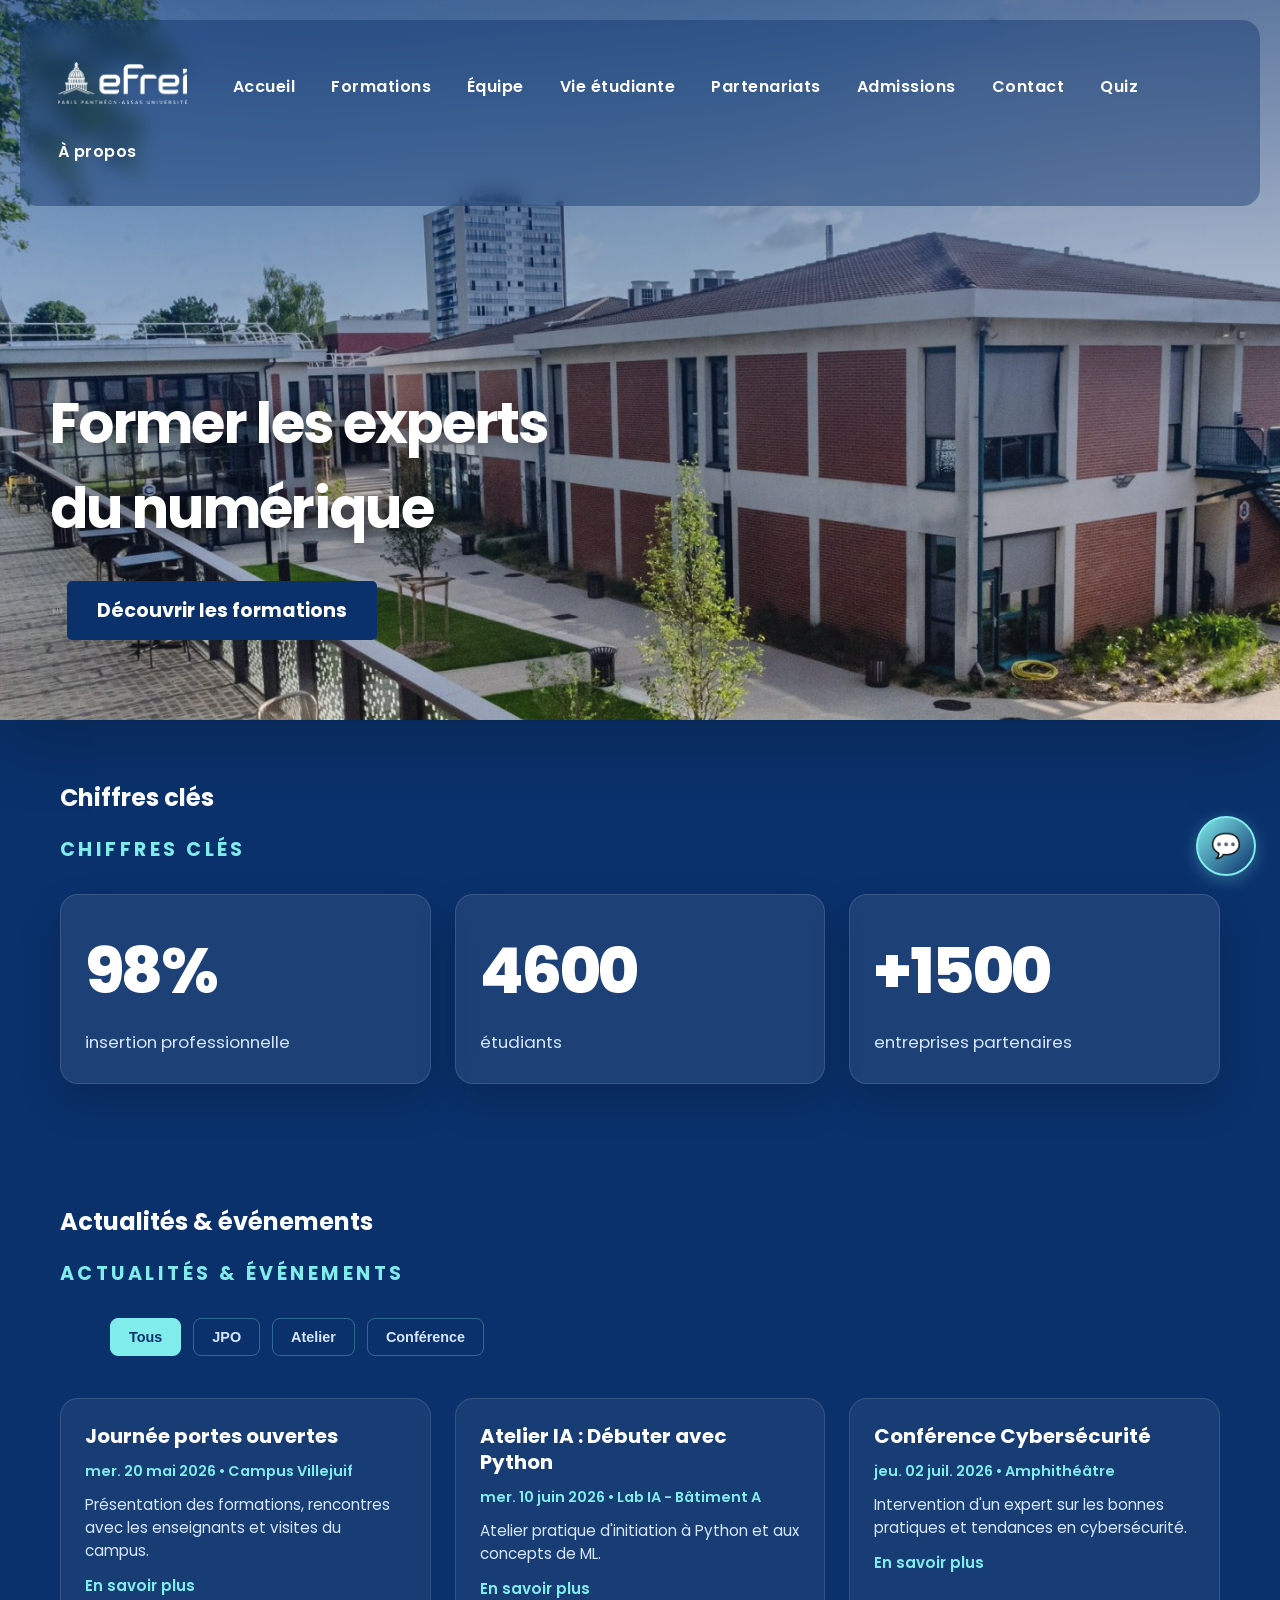
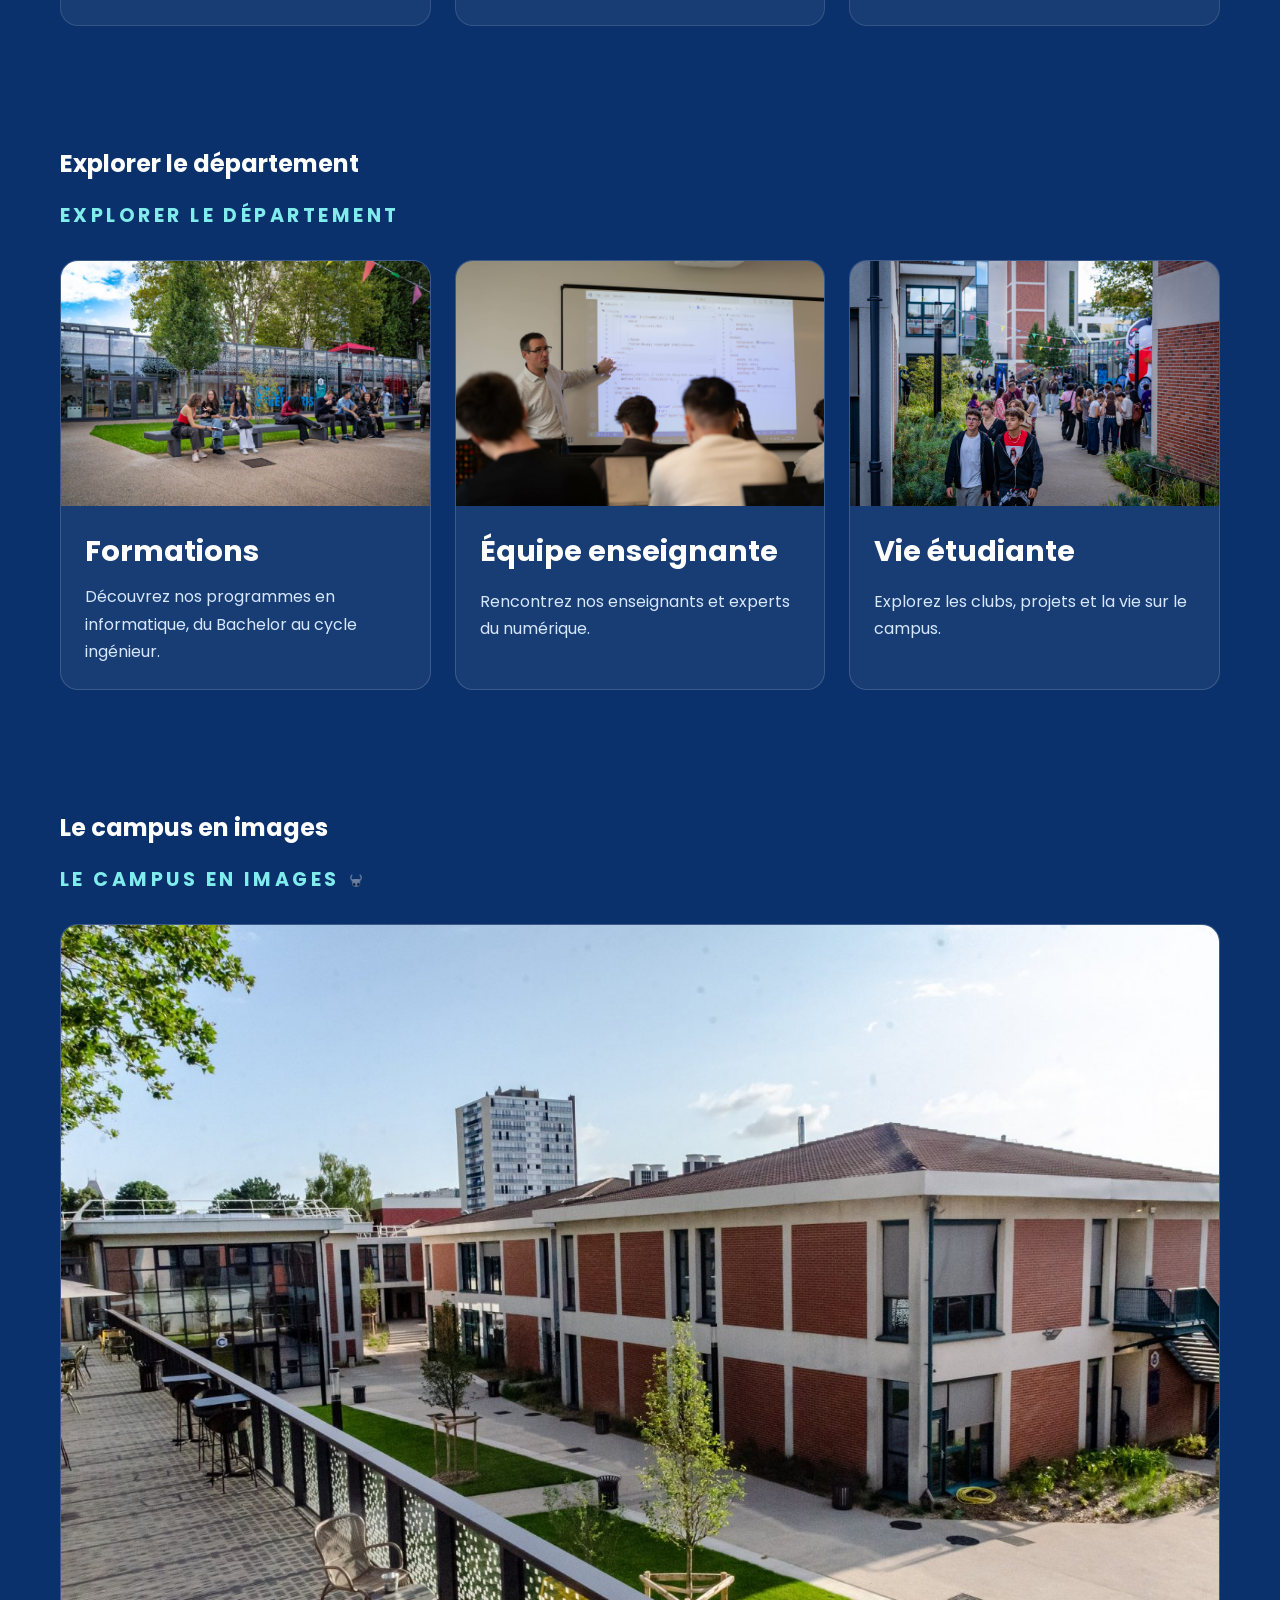
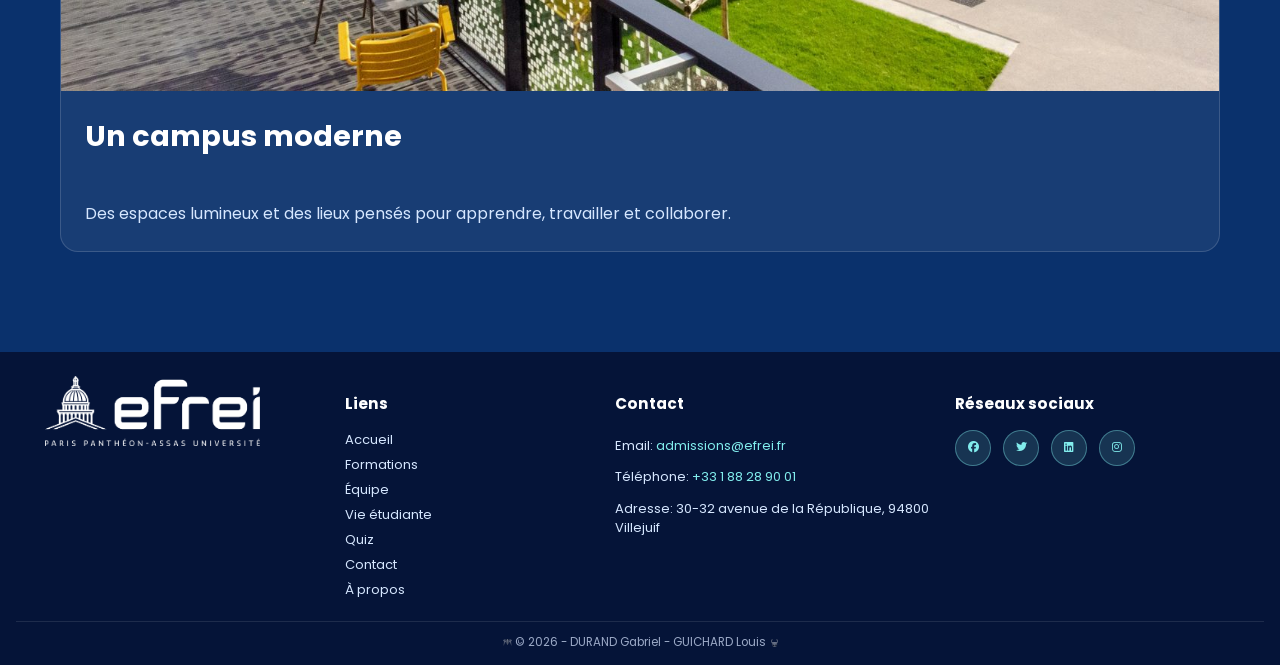
<file: index.html>
<!DOCTYPE html>
<html lang="fr">
<head>
    <meta charset="UTF-8">
    <meta name="viewport" content="width=device-width, initial-scale=1.0">
    <meta http-equiv="refresh" content="0; url=html/accueil.html">
    <title>Département Informatique EFREI</title>
    <link rel="canonical" href="html/accueil.html">
</head>
<body>
    <main>
        <h1>Département Informatique EFREI</h1>
        <p>Redirection vers la page d'accueil...</p>
        <p><a href="html/accueil.html">Accéder à l'accueil</a></p>
    </main>
    <script>
        window.location.replace('html/accueil.html');
    </script>
</body>
</html>
</file>
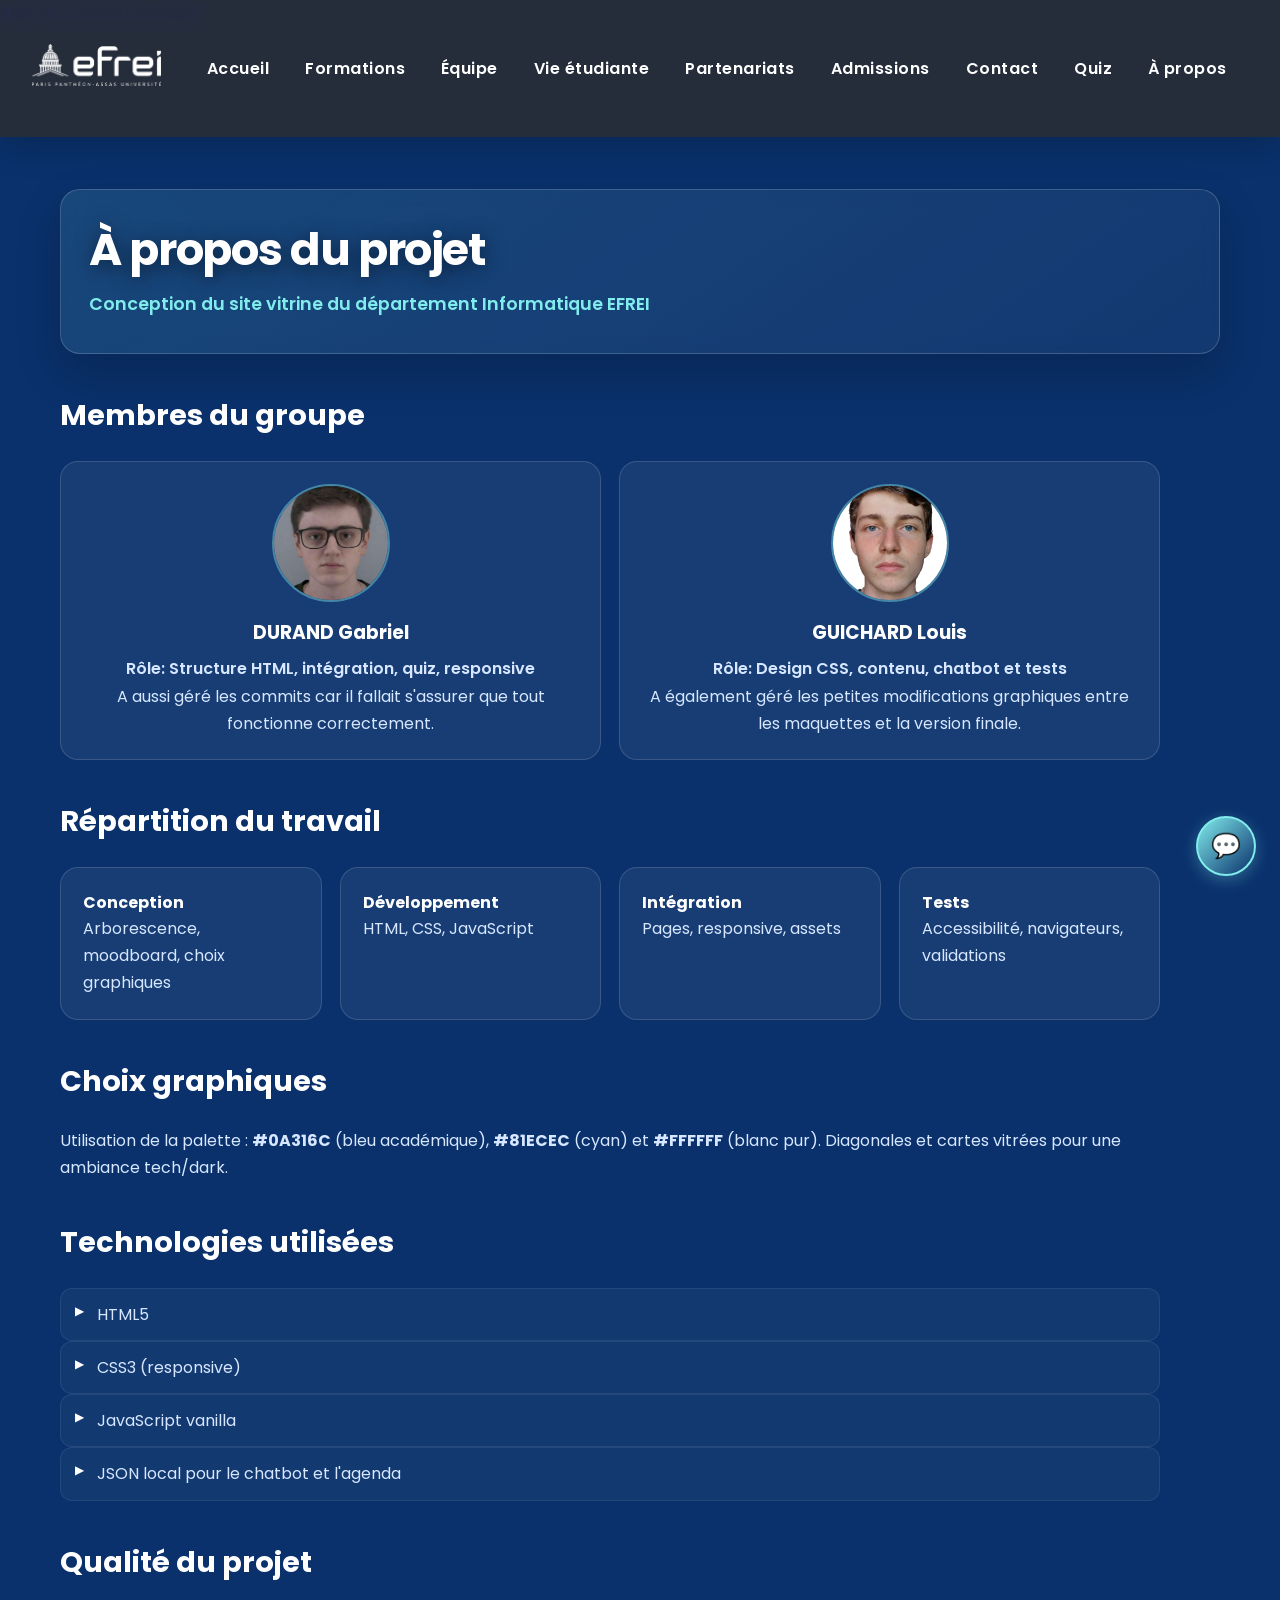
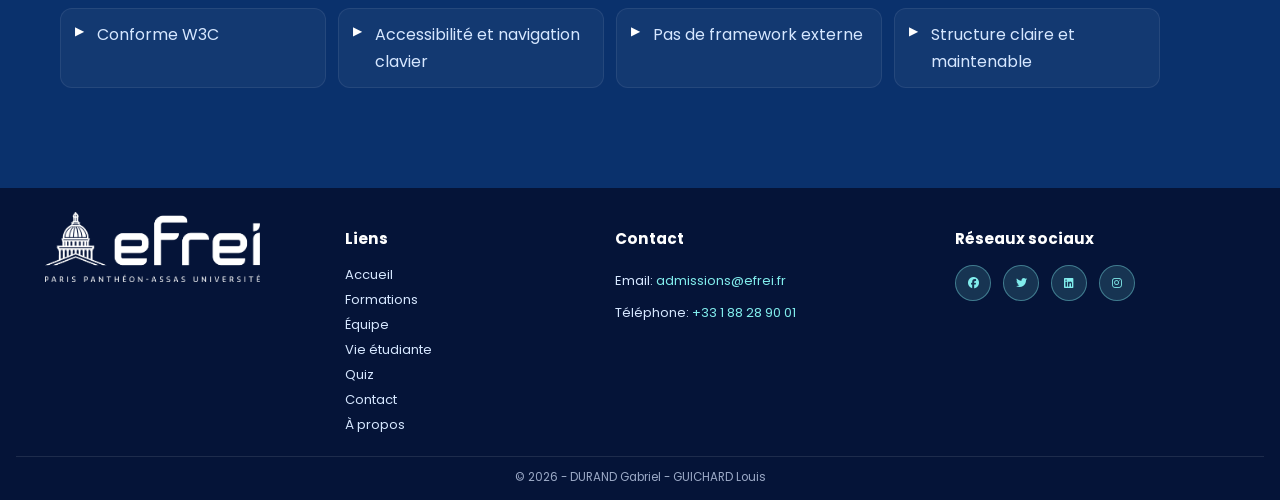
<file: html/a-propos.html>
<!DOCTYPE html>
<html lang="fr">
<head>
    <meta charset="UTF-8">
    <meta name="viewport" content="width=device-width, initial-scale=1.0">
    <title>À propos du projet</title>
    <link rel="stylesheet" href="../css/style.css">
    <link rel="stylesheet" href="../css/_append.css">
    <link rel="stylesheet" href="https://cdnjs.cloudflare.com/ajax/libs/font-awesome/6.5.0/css/all.min.css">
</head>
<body class="about-project-page">
    <a class="skip-link" href="#main-content">Aller au contenu principal</a>
    <header class="site-header">
        <nav class="header-nav" id="main-nav">
            <a class="logo-link" href="accueil.html">
                <img src="../data/LOGO_EFREI-PRINT_EFREI-WEB.png" alt="Logo EFREI" class="logo">
            </a>
            <a href="accueil.html">Accueil</a>
            <a href="formations.html">Formations</a>
            <a href="equipe.html">Équipe</a>
            <a href="vie-etudiante.html">Vie étudiante</a>
            <a href="partenariats.html">Partenariats</a>
            <a href="admissions.html">Admissions</a>
            <a href="contact.html">Contact</a>
            <a href="quiz.html">Quiz</a>
            <a href="a-propos.html">À propos</a>
            <button class="nav-toggle" aria-label="Ouvrir le menu" aria-expanded="false" aria-controls="main-nav">☰</button>
        </nav>
    </header>

    <main id="main-content" class="page-content formations-content">
        <section class="page-hero team-hero">
            <h1>À propos du projet</h1>
            <p class="lead">Conception du site vitrine du département Informatique EFREI</p>
        </section>

        <section class="member-grid">
            <h2>Membres du groupe</h2>
            <div class="members">
                <article class="member-card">
                    <img src="../data/Gabriel.jpg" alt="Photo de Gabriel DURAND">
                    <h3>DURAND Gabriel</h3>
                    <p class="role">Rôle: <span id="gabriel-role">Structure HTML, intégration, quiz, responsive</span></p>
                    <p class="bio">A aussi géré les commits car il fallait s'assurer que tout fonctionne correctement.</p>
                </article>
                <article class="member-card">
                    <img src="../data/Louis.jpg" alt="Photo de Louis GUICHARD">
                    <h3>GUICHARD Louis</h3>
                    <p class="role">Rôle: <span id="louis-role">Design CSS, contenu, chatbot et tests</span></p>
                    <p class="bio">A également géré les petites modifications graphiques entre les maquettes et la version finale.</p>
                </article>
            </div>
        </section>

        <section class="process-timeline">
            <h2>Répartition du travail</h2>
            <div class="timeline-grid">
                <div class="timeline-item"><strong>Conception</strong><p>Arborescence, moodboard, choix graphiques</p></div>
                <div class="timeline-item"><strong>Développement</strong><p>HTML, CSS, JavaScript</p></div>
                <div class="timeline-item"><strong>Intégration</strong><p>Pages, responsive, assets</p></div>
                <div class="timeline-item"><strong>Tests</strong><p>Accessibilité, navigateurs, validations</p></div>
            </div>
        </section>

        <section class="choices">
            <h2>Choix graphiques</h2>
            <p>Utilisation de la palette : <strong>#0A316C</strong> (bleu académique), <strong>#81ECEC</strong> (cyan) et <strong>#FFFFFF</strong> (blanc pur). Diagonales et cartes vitrées pour une ambiance tech/dark.</p>
        </section>

        <section class="technologies">
            <h2>Technologies utilisées</h2>
            <ul>
                <li>HTML5</li>
                <li>CSS3 (responsive)</li>
                <li>JavaScript vanilla</li>
                <li>JSON local pour le chatbot et l'agenda</li>
            </ul>
        </section>

        <section class="quality-grid">
            <h2>Qualité du projet</h2>
            <ul>
                <li>Conforme W3C</li>
                <li>Accessibilité et navigation clavier</li>
                <li>Pas de framework externe</li>
                <li>Structure claire et maintenable</li>
            </ul>
        </section>
    </main>

    <footer>
        <div class="footer-content">
            <div class="footer-section">
                <img src="../data/LOGO_EFREI-PRINT_EFREI-WEB.png" alt="Logo EFREI" class="footer-logo">
            </div>
            <div class="footer-section">
                <h3>Liens</h3>
                <ul>
                    <li><a href="accueil.html">Accueil</a></li>
                    <li><a href="formations.html">Formations</a></li>
                    <li><a href="equipe.html">Équipe</a></li>
                    <li><a href="vie-etudiante.html">Vie étudiante</a></li>
                    <li><a href="quiz.html">Quiz</a></li>
                    <li><a href="contact.html">Contact</a></li>
                    <li><a href="a-propos.html">À propos</a></li>
                </ul>
            </div>
            <div class="footer-section">
                <h3>Contact</h3>
                <p>Email: <a href="mailto:admissions@efrei.fr">admissions@efrei.fr</a></p>
                <p>Téléphone: <a href="tel:+33188289001">+33 1 88 28 90 01</a></p>
            </div>
            <div class="footer-section">
                <h3>Réseaux sociaux</h3>
                <div class="social-links">
                    <a href="https://www.facebook.com/EfreiParis" target="_blank" rel="noopener noreferrer" aria-label="Suivre EFREI sur Facebook"><i class="fab fa-facebook"></i></a>
                    <a href="https://twitter.com/efrei_paris" target="_blank" rel="noopener noreferrer" aria-label="Suivre EFREI sur Twitter"><i class="fab fa-twitter"></i></a>
                    <a href="https://www.linkedin.com/school/efrei/" target="_blank" rel="noopener noreferrer" aria-label="Suivre EFREI sur LinkedIn"><i class="fab fa-linkedin"></i></a>
                    <a href="https://www.instagram.com/efrei_paris/" target="_blank" rel="noopener noreferrer" aria-label="Suivre EFREI sur Instagram"><i class="fab fa-instagram"></i></a>
                </div>
            </div>
        </div>
        <div class="footer-bottom">
            <p>&copy; 2026 - DURAND Gabriel - GUICHARD Louis</p>
        </div>
    </footer>

    <button id="chatbot-bubble" title="Assistant EFREI">💬</button>
    <div id="chatbot-container">
        <div class="chatbot-header">
            <h3>Assistant EFREI</h3>
            <button id="chatbot-close">&times;</button>
        </div>
        <div id="chatbot-messages"></div>
        <div class="chatbot-quick-buttons">
            <button class="chatbot-quick-btn" data-question="Parlez-moi des formations">Formations</button>
            <button class="chatbot-quick-btn" data-question="Qui sont les enseignants ?">Équipe</button>
            <button class="chatbot-quick-btn" data-question="Quelle est la vie étudiante ?">Vie étudiante</button>
            <button class="chatbot-quick-btn" data-question="Comment vous contacter ?">Contact</button>
            <button class="chatbot-quick-btn" data-question="Y a-t-il un quiz ?">Quiz</button>
        </div>
        <form id="chatbot-form">
            <input type="text" id="chatbot-input" placeholder="Votre question..." required>
            <button type="submit" class="chatbot-send-btn">→</button>
        </form>
    </div>

    <script src="../js/navigation.js"></script>
    <script src="../js/quickCards.js"></script>
    <script src="../js/chatbot.js"></script>
</body>
</html>
</file>
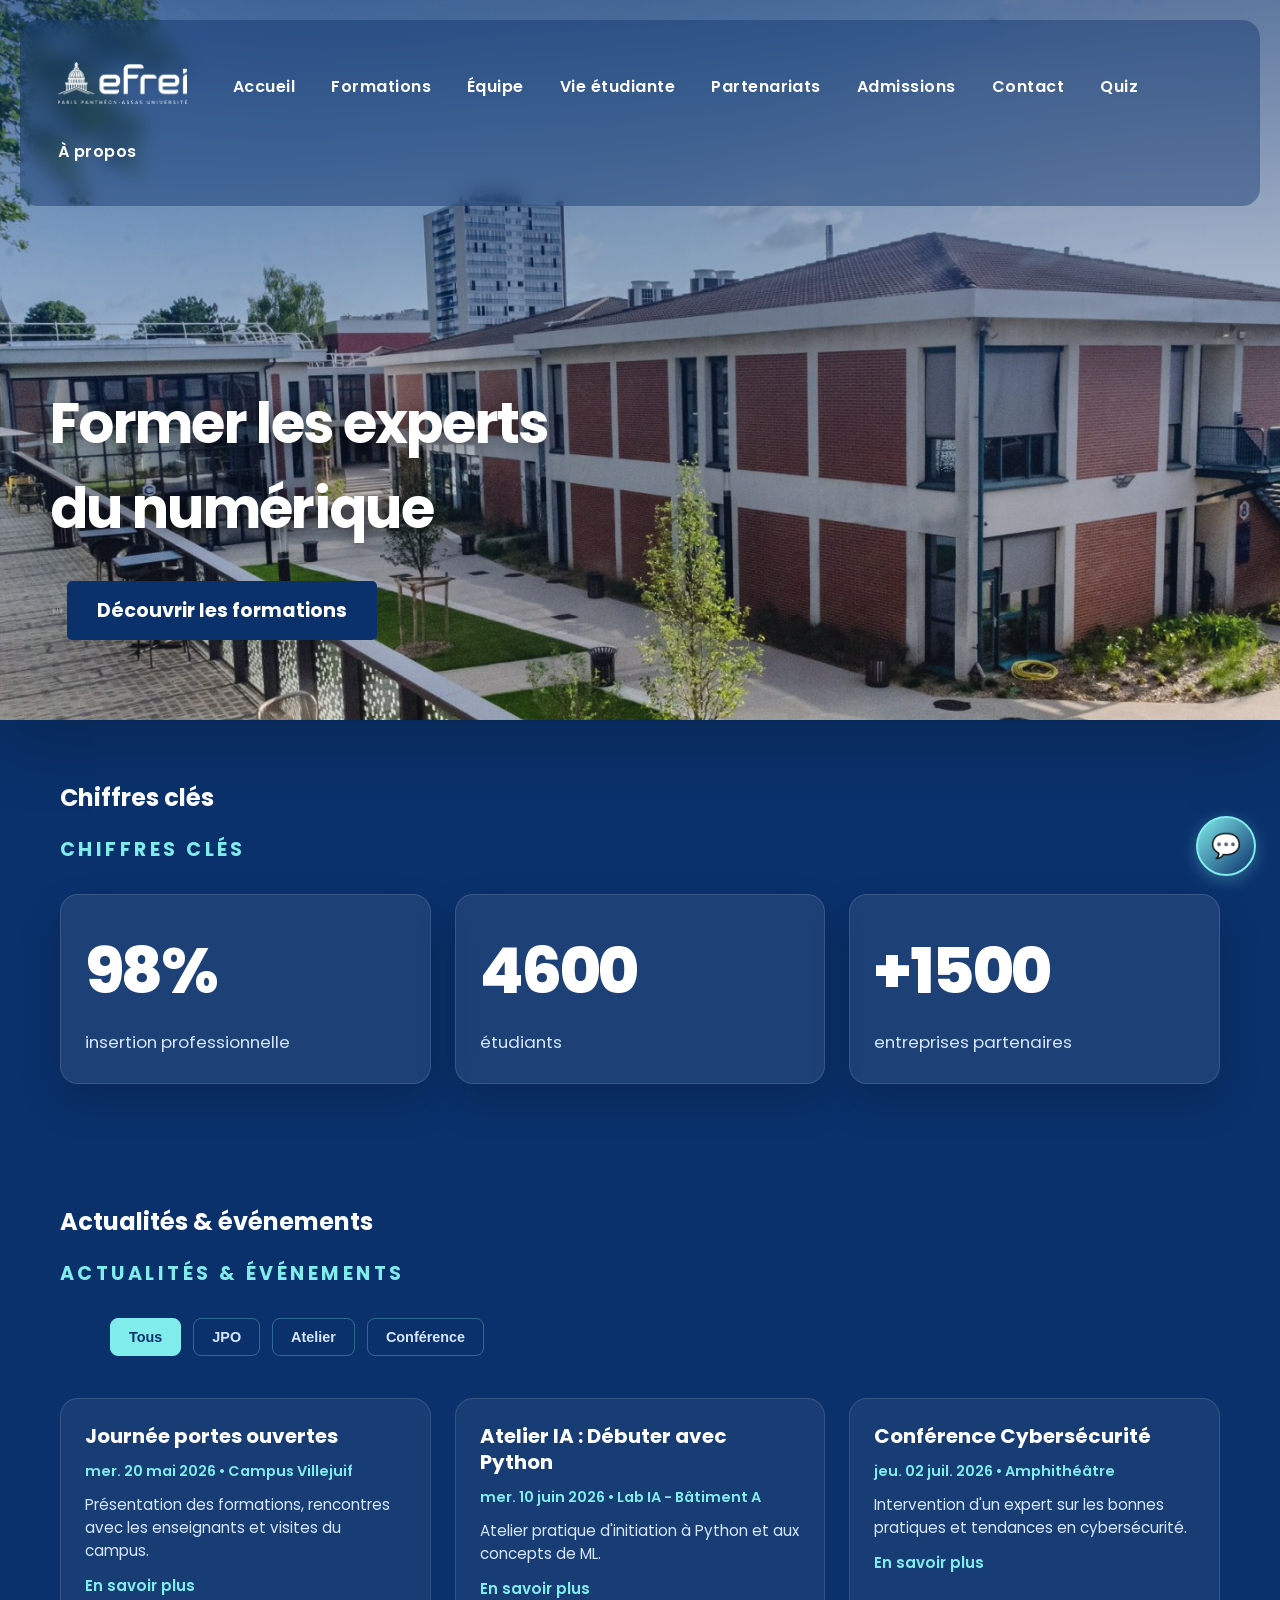
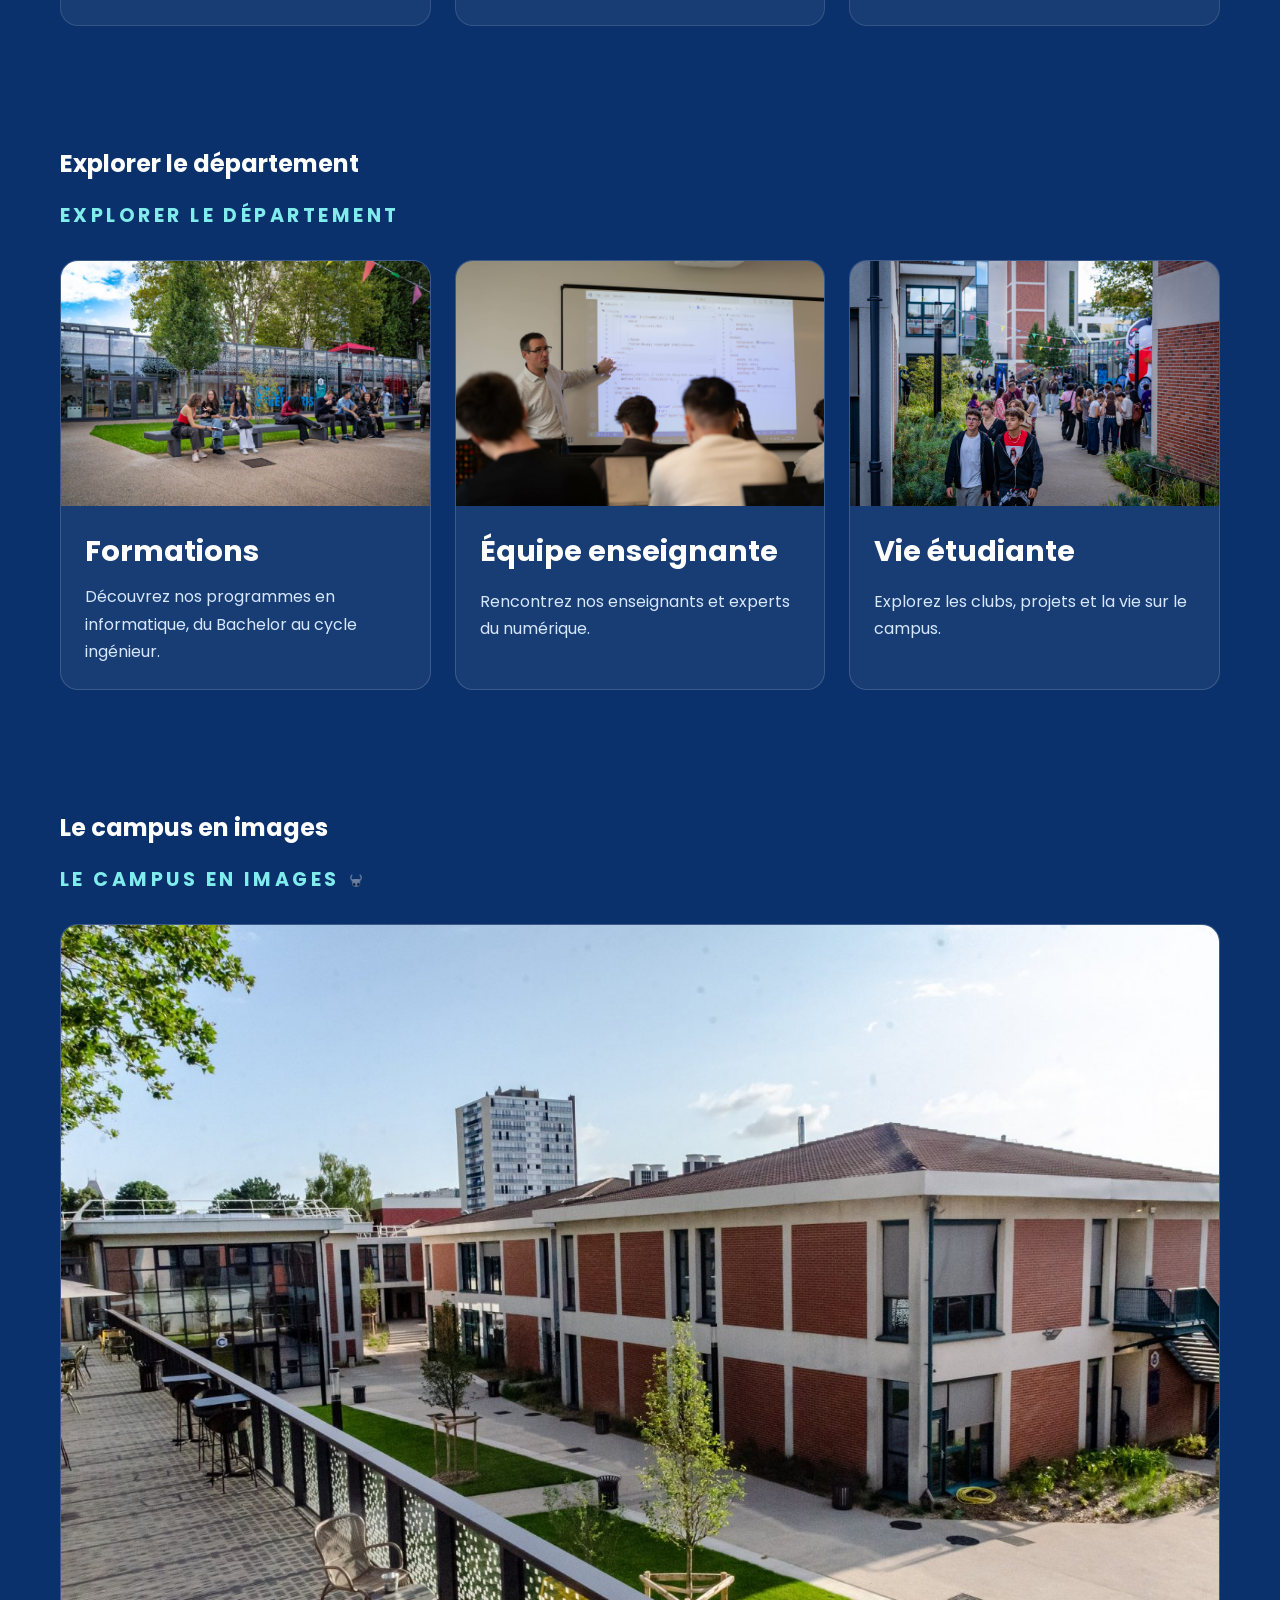
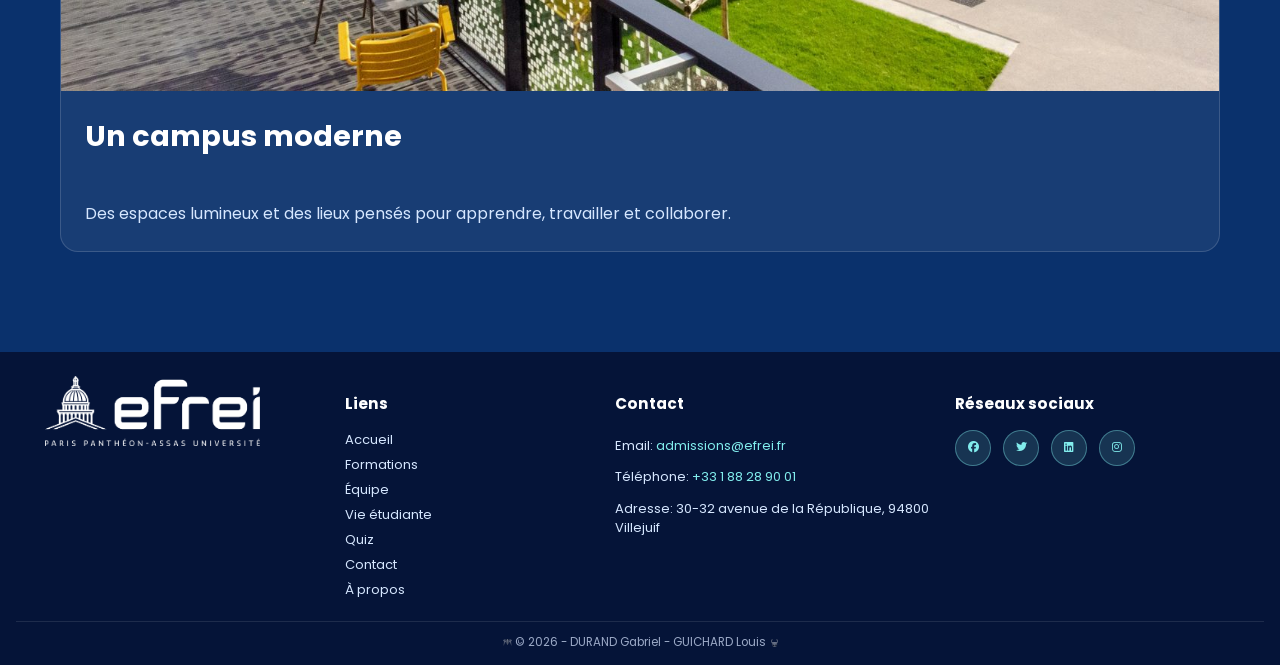
<file: html/accueil.html>
<!DOCTYPE html>
<html lang="fr">
<head>
    <meta charset="UTF-8">
    <meta name="viewport" content="width=device-width, initial-scale=1.0">
    <title>Accueil</title>
    <link rel="stylesheet" href="../css/style.css">
    <link rel="stylesheet" href="../css/_append.css">
    <link rel="stylesheet" href="https://cdnjs.cloudflare.com/ajax/libs/font-awesome/6.5.0/css/all.min.css">
</head>
<body class="accueil-page">
    <div class="hero-section">
        <header>
            <nav class="header-nav" id="main-nav">
                <a class="logo-link" href="accueil.html">
                    <img src="../data/LOGO_EFREI-PRINT_EFREI-WEB.png" alt="Logo EFREI" class="logo">
                </a>
                <a href="accueil.html">Accueil</a>
                <a href="formations.html">Formations</a>
                <a href="equipe.html">Équipe</a>
                <a href="vie-etudiante.html">Vie étudiante</a>
                <a href="partenariats.html">Partenariats</a>
                <a href="admissions.html">Admissions</a>
                <a href="contact.html">Contact</a>
                <a href="quiz.html">Quiz</a>
                <a href="a-propos.html">À propos</a>
                <button class="nav-toggle" aria-label="Ouvrir le menu" aria-expanded="false" aria-controls="main-nav">☰</button>
            </nav>
        </header>

    <main>
            <h1>Former les experts du numérique</h1>
            <img class="easteregg-mark" src="../data/EasterEgg1.png" alt="" aria-hidden="true">
            <a href="formations.html" class="cta-button">Découvrir les formations</a>
        </main>
    </div>

    <section class="stats-section" id="chiffres-cles">
        <h2>Chiffres clés</h2>
        <p class="section-subtitle">CHIFFRES CLÉS</p>
        <div class="stats-grid">
            <article class="stat-card">
                <h2>98%</h2>
                <p>insertion professionnelle</p>
            </article>
            <article class="stat-card">
                <h2>4600</h2>
                <p>étudiants</p>
            </article>
            <article class="stat-card">
                <h2>+1500</h2>
                <p>entreprises partenaires</p>
            </article>
        </div>
    </section>

    <section id="agenda" class="agenda-section">
        <h2>Actualités &amp; événements</h2>
        <p class="section-subtitle">Actualités & événements</p>
        <div id="agenda-filters" class="filters" role="group" aria-label="Filtres événements"></div>
        <div id="agenda-cards" class="agenda-cards"></div>
    </section>

    <section class="quick-section">
        <h2>Explorer le département</h2>
        <p class="section-subtitle">Explorer le département</p>
        <div class="quick-grid">
            <a class="quick-card" href="formations.html" data-overlay-text="Découvrir">
                <div class="quick-card-media">
                    <img src="../data/Efrei-formations.jpg" alt="Formations">
                </div>
                <div class="quick-card-overlay"></div>
                <div class="quick-card-content">
                    <h3>Formations</h3>
                    <p>Découvrez nos programmes en informatique, du Bachelor au cycle ingénieur.</p>
                </div>
            </a>
            <a class="quick-card" href="equipe.html" data-overlay-text="Voir l'équipe">
                <div class="quick-card-media">
                    <img src="../data/Efrei-equipe.jpg" alt="Équipe enseignante">
                </div>
                <div class="quick-card-overlay"></div>
                <div class="quick-card-content">
                    <h3>Équipe enseignante</h3>
                    <p>Rencontrez nos enseignants et experts du numérique.</p>
                </div>
            </a>
            <a class="quick-card" href="vie-etudiante.html" data-overlay-text="Explorer">
                <div class="quick-card-media">
                    <img src="../data/Efrei-vie-etudiante.jpg" alt="Vie étudiante">
                </div>
                <div class="quick-card-overlay"></div>
                <div class="quick-card-content">
                    <h3>Vie étudiante</h3>
                    <p>Explorez les clubs, projets et la vie sur le campus.</p>
                </div>
            </a>
        </div>
    </section>

    <section class="quick-section">
        <h2>Le campus en images</h2>
        <p class="section-subtitle">Le campus en images <img class="easteregg-mark" src="../data/EasterEgg2.png" alt="" aria-hidden="true"></p>
        <div class="quick-grid">
            <article class="quick-card">
                <div class="quick-card-media">
                    <img src="../data/Efrei-campus.jpg" alt="Campus EFREI">
                </div>
                <div class="quick-card-content">
                    <h3>Un campus moderne</h3>
                    <p>Des espaces lumineux et des lieux pensés pour apprendre, travailler et collaborer.</p>
                </div>
            </article>
        </div>
    </section>
    
    <footer>
        <div class="footer-content">
            <div class="footer-section">
                <img src="../data/LOGO_EFREI-PRINT_EFREI-WEB.png" alt="Logo EFREI" class="footer-logo">
            </div>
            <div class="footer-section">
                <h3>Liens</h3>
                <ul>
                    <li><a href="accueil.html">Accueil</a></li>
                    <li><a href="formations.html">Formations</a></li>
                    <li><a href="equipe.html">Équipe</a></li>
                    <li><a href="vie-etudiante.html">Vie étudiante</a></li>
                    <li><a href="quiz.html">Quiz</a></li>
                    <li><a href="contact.html">Contact</a></li>
                    <li><a href="a-propos.html">À propos</a></li>
                </ul>
            </div>
            <div class="footer-section">
                <h3>Contact</h3>
                <p>Email: <a href="mailto:admissions@efrei.fr">admissions@efrei.fr</a></p>
                <p>Téléphone: <a href="tel:+33188289001">+33 1 88 28 90 01</a></p>
                <p>Adresse: 30-32 avenue de la République, 94800 Villejuif</p>
            </div>
            <div class="footer-section">
                <h3>Réseaux sociaux</h3>
                <div class="social-links">
                    <a href="https://www.facebook.com/EfreiParis" target="_blank" aria-label="Suivre EFREI sur Facebook"><i class="fab fa-facebook"></i></a>
                    <a href="https://twitter.com/efrei_paris" target="_blank" aria-label="Suivre EFREI sur Twitter"><i class="fab fa-twitter"></i></a>
                    <a href="https://www.linkedin.com/school/efrei/" target="_blank" aria-label="Suivre EFREI sur LinkedIn"><i class="fab fa-linkedin"></i></a>
                    <a href="https://www.instagram.com/efrei_paris/" target="_blank" aria-label="Suivre EFREI sur Instagram"><i class="fab fa-instagram"></i></a>
                </div>
            </div>
        </div>
        <div class="footer-bottom">
            <p><img class="easteregg-mark" src="../data/EasterEgg1.png" alt="" aria-hidden="true"> &copy; 2026 - DURAND Gabriel - GUICHARD Louis <img class="easteregg-mark" src="../data/EasterEgg2.png" alt="" aria-hidden="true"></p>
        </div>
    </footer>

    <button id="chatbot-bubble" title="Assistant EFREI">💬</button>
    <div id="chatbot-container">
        <div class="chatbot-header">
            <h3>Assistant EFREI</h3>
            <button id="chatbot-close">&times;</button>
        </div>
        <div id="chatbot-messages"></div>
        <div class="chatbot-quick-buttons">
            <button class="chatbot-quick-btn" data-question="Parlez-moi des formations">Formations</button>
            <button class="chatbot-quick-btn" data-question="Qui sont les enseignants ?">Équipe</button>
            <button class="chatbot-quick-btn" data-question="Quelle est la vie étudiante ?">Vie étudiante</button>
            <button class="chatbot-quick-btn" data-question="Comment vous contacter ?">Contact</button>
            <button class="chatbot-quick-btn" data-question="Y a-t-il un quiz ?">Quiz</button>
        </div>
        <form id="chatbot-form">
            <input type="text" id="chatbot-input" placeholder="Votre question..." required>
            <button type="submit" class="chatbot-send-btn">→</button>
        </form>
    </div>

    <script src="../js/events.js"></script>
    <script src="../js/navigation.js"></script>
    <script src="../js/quickCards.js"></script>
    <script src="../js/chatbot.js"></script>
</body>
</html>
</file>
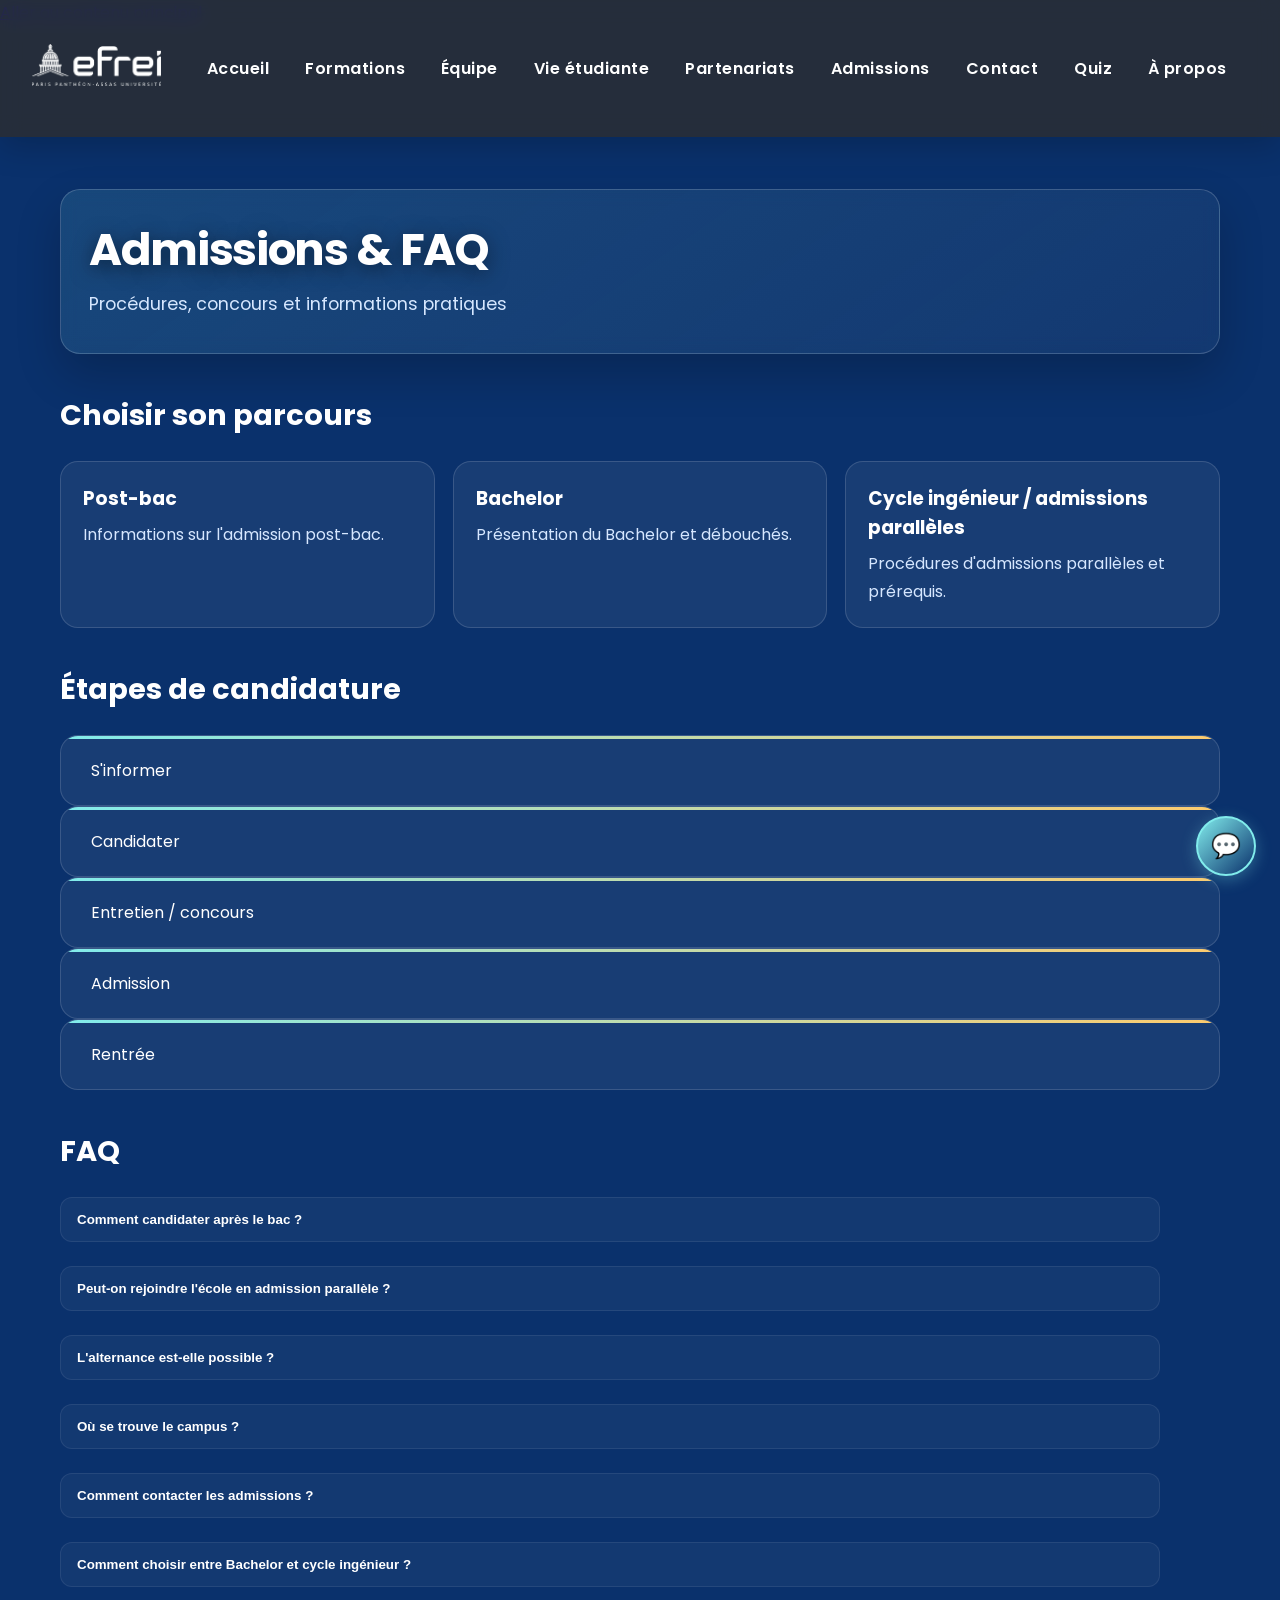
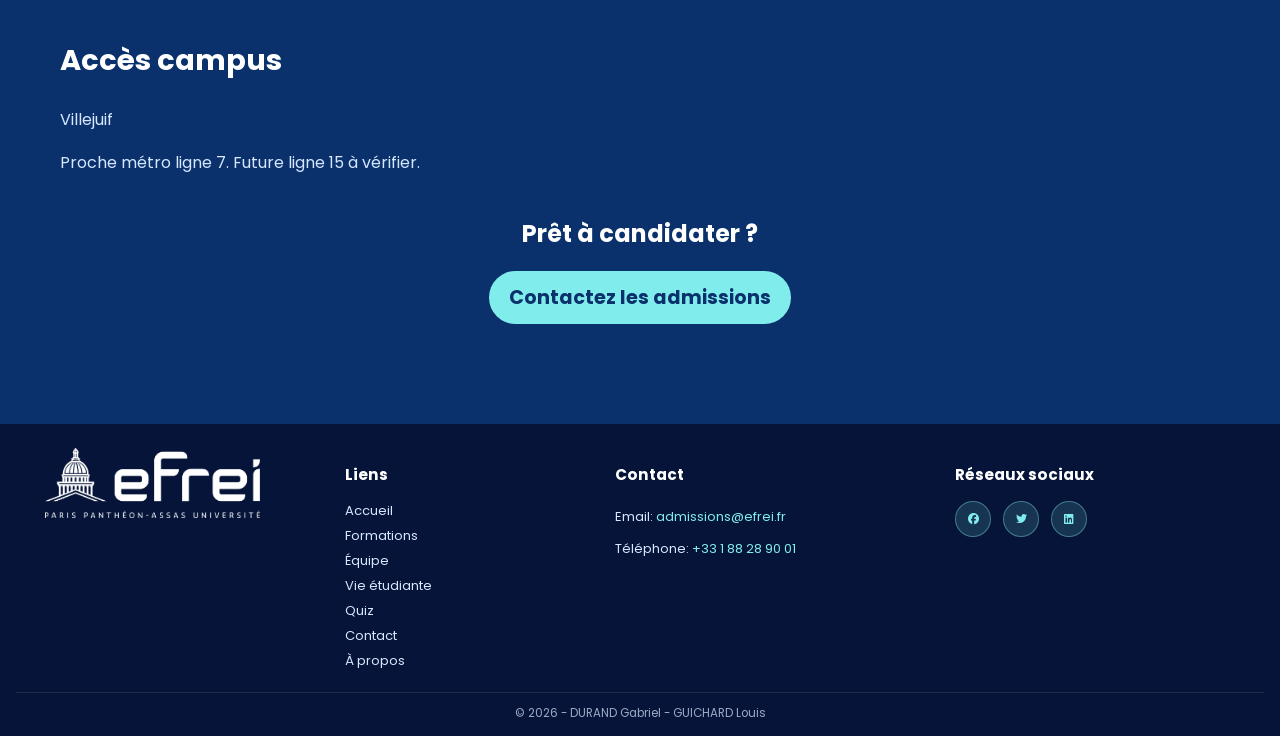
<file: html/admissions.html>
<!DOCTYPE html>
<html lang="fr">
<head>
    <meta charset="utf-8">
    <meta name="viewport" content="width=device-width, initial-scale=1">
    <title>Admissions & FAQ</title>
    <link rel="stylesheet" href="../css/style.css">
    <link rel="stylesheet" href="../css/_append.css">
    <link rel="stylesheet" href="https://cdnjs.cloudflare.com/ajax/libs/font-awesome/6.5.0/css/all.min.css">
</head>
<body class="admissions-page">
    <a class="skip-link" href="#main-content">Aller au contenu principal</a>
    <header class="site-header">
        <nav class="header-nav" id="main-nav">
            <a class="logo-link" href="accueil.html">
                <img src="../data/LOGO_EFREI-PRINT_EFREI-WEB.png" alt="Logo EFREI" class="logo">
            </a>
            <a href="accueil.html">Accueil</a>
            <a href="formations.html">Formations</a>
            <a href="equipe.html">Équipe</a>
            <a href="vie-etudiante.html">Vie étudiante</a>
            <a href="partenariats.html">Partenariats</a>
            <a href="admissions.html">Admissions</a>
            <a href="contact.html">Contact</a>
            <a href="quiz.html">Quiz</a>
            <a href="a-propos.html">À propos</a>
            <button class="nav-toggle" aria-label="Ouvrir le menu" aria-expanded="false" aria-controls="main-nav">☰</button>
        </nav>
    </header>

    <main id="main-content" class="page-content formations-content">
        <section class="page-hero partners-hero admissions-hero formations-hero">
            <div class="partners-hero-inner">
                <h1>Admissions & FAQ</h1>
                <p class="lead">Procédures, concours et informations pratiques</p>
            </div>
        </section>

        <section class="admissions-paths">
            <h2>Choisir son parcours</h2>
            <div class="paths-grid">
                <article class="path-card">
                    <h3>Post-bac</h3>
                    <p>Informations sur l'admission post-bac.</p>
                </article>
                <article class="path-card">
                    <h3>Bachelor</h3>
                    <p>Présentation du Bachelor et débouchés.</p>
                </article>
                <article class="path-card">
                    <h3>Cycle ingénieur / admissions parallèles</h3>
                    <p>Procédures d'admissions parallèles et prérequis.</p>
                </article>
            </div>
        </section>

        <section class="application-steps">
            <h2>Étapes de candidature</h2>
            <ol class="steps-list">
                <li>S'informer</li>
                <li>Candidater</li>
                <li>Entretien / concours</li>
                <li>Admission</li>
                <li>Rentrée</li>
            </ol>
        </section>

        <section class="faq-section">
            <h2>FAQ</h2>
            <div class="faq-list" role="list">
                <div class="faq-item">
                    <button class="faq-question" aria-expanded="false">Comment candidater après le bac ?</button>
                    <div class="faq-answer" hidden>
                        <p>Vous pouvez candidater via Parcoursup ou contacter la scolarité pour les procédures spécifiques.</p>
                    </div>
                </div>
                <div class="faq-item">
                    <button class="faq-question" aria-expanded="false">Peut-on rejoindre l'école en admission parallèle ?</button>
                    <div class="faq-answer" hidden>
                        <p>Oui, des admissions parallèles existent pour les titulaires d'un diplôme requis.</p>
                    </div>
                </div>
                <div class="faq-item">
                    <button class="faq-question" aria-expanded="false">L'alternance est-elle possible ?</button>
                    <div class="faq-answer" hidden>
                        <p>Oui, l'alternance est proposée sur plusieurs cursus selon les années d'études.</p>
                    </div>
                </div>
                <div class="faq-item">
                    <button class="faq-question" aria-expanded="false">Où se trouve le campus ?</button>
                    <div class="faq-answer" hidden>
                        <p>Villejuif, proche du métro ligne 7. Adresse : 30-32 avenue de la République.</p>
                    </div>
                </div>
                <div class="faq-item">
                    <button class="faq-question" aria-expanded="false">Comment contacter les admissions ?</button>
                    <div class="faq-answer" hidden>
                        <p>Par email à admissions@efrei.fr ou via le formulaire de contact du site.</p>
                    </div>
                </div>
                <div class="faq-item">
                    <button class="faq-question" aria-expanded="false">Comment choisir entre Bachelor et cycle ingénieur ?</button>
                    <div class="faq-answer" hidden>
                        <p>Considérez vos objectifs professionnels, la durée d'études et les spécialisations proposées.</p>
                    </div>
                </div>
            </div>
        </section>

        <section class="campus-access">
            <h2>Accès campus</h2>
            <div class="campus-map" aria-hidden="true">
                <div class="map-pin">Villejuif</div>
                <p>Proche métro ligne 7. Future ligne 15 à vérifier.</p>
            </div>
        </section>

        <section class="admissions-cta">
            <h2>Prêt à candidater ?</h2>
            <a class="cta-button" href="contact.html">Contactez les admissions</a>
        </section>
    </main>

    <footer>
        <div class="footer-content">
            <div class="footer-section">
                <img src="../data/LOGO_EFREI-PRINT_EFREI-WEB.png" alt="Logo EFREI" class="footer-logo">
            </div>
            <div class="footer-section">
                <h3>Liens</h3>
                <ul>
                    <li><a href="accueil.html">Accueil</a></li>
                    <li><a href="formations.html">Formations</a></li>
                    <li><a href="equipe.html">Équipe</a></li>
                    <li><a href="vie-etudiante.html">Vie étudiante</a></li>
                    <li><a href="quiz.html">Quiz</a></li>
                    <li><a href="contact.html">Contact</a></li>
                    <li><a href="a-propos.html">À propos</a></li>
                </ul>
            </div>
            <div class="footer-section">
                <h3>Contact</h3>
                <p>Email: <a href="mailto:admissions@efrei.fr">admissions@efrei.fr</a></p>
                <p>Téléphone: <a href="tel:+33188289001">+33 1 88 28 90 01</a></p>
            </div>
            <div class="footer-section">
                <h3>Réseaux sociaux</h3>
                <div class="social-links">
                    <a href="https://www.facebook.com/EfreiParis" target="_blank" rel="noopener noreferrer" aria-label="Suivre EFREI sur Facebook"><i class="fab fa-facebook"></i></a>
                    <a href="https://twitter.com/efrei_paris" target="_blank" rel="noopener noreferrer" aria-label="Suivre EFREI sur Twitter"><i class="fab fa-twitter"></i></a>
                    <a href="https://www.linkedin.com/school/efrei/" target="_blank" rel="noopener noreferrer" aria-label="Suivre EFREI sur LinkedIn"><i class="fab fa-linkedin"></i></a>
                </div>
            </div>
        </div>
        <div class="footer-bottom">
            <p>&copy; 2026 - DURAND Gabriel - GUICHARD Louis</p>
        </div>
    </footer>

    <script src="../js/faq.js"></script>
    <button id="chatbot-bubble" title="Assistant EFREI">💬</button>
    <div id="chatbot-container">
        <div class="chatbot-header">
            <h3>Assistant EFREI</h3>
            <button id="chatbot-close">&times;</button>
        </div>
        <div id="chatbot-messages"></div>
        <div class="chatbot-quick-buttons">
            <button class="chatbot-quick-btn" data-question="Parlez-moi des formations">Formations</button>
            <button class="chatbot-quick-btn" data-question="Qui sont les enseignants ?">Équipe</button>
            <button class="chatbot-quick-btn" data-question="Quelle est la vie étudiante ?">Vie étudiante</button>
            <button class="chatbot-quick-btn" data-question="Comment vous contacter ?">Contact</button>
            <button class="chatbot-quick-btn" data-question="Y a-t-il un quiz ?">Quiz</button>
        </div>
        <form id="chatbot-form">
            <input type="text" id="chatbot-input" placeholder="Votre question..." required>
            <button type="submit" class="chatbot-send-btn">→</button>
        </form>
    </div>

    <script src="../js/navigation.js"></script>
    <script src="../js/quickCards.js"></script>
    <script src="../js/chatbot.js"></script>
</body>
</html>
</file>
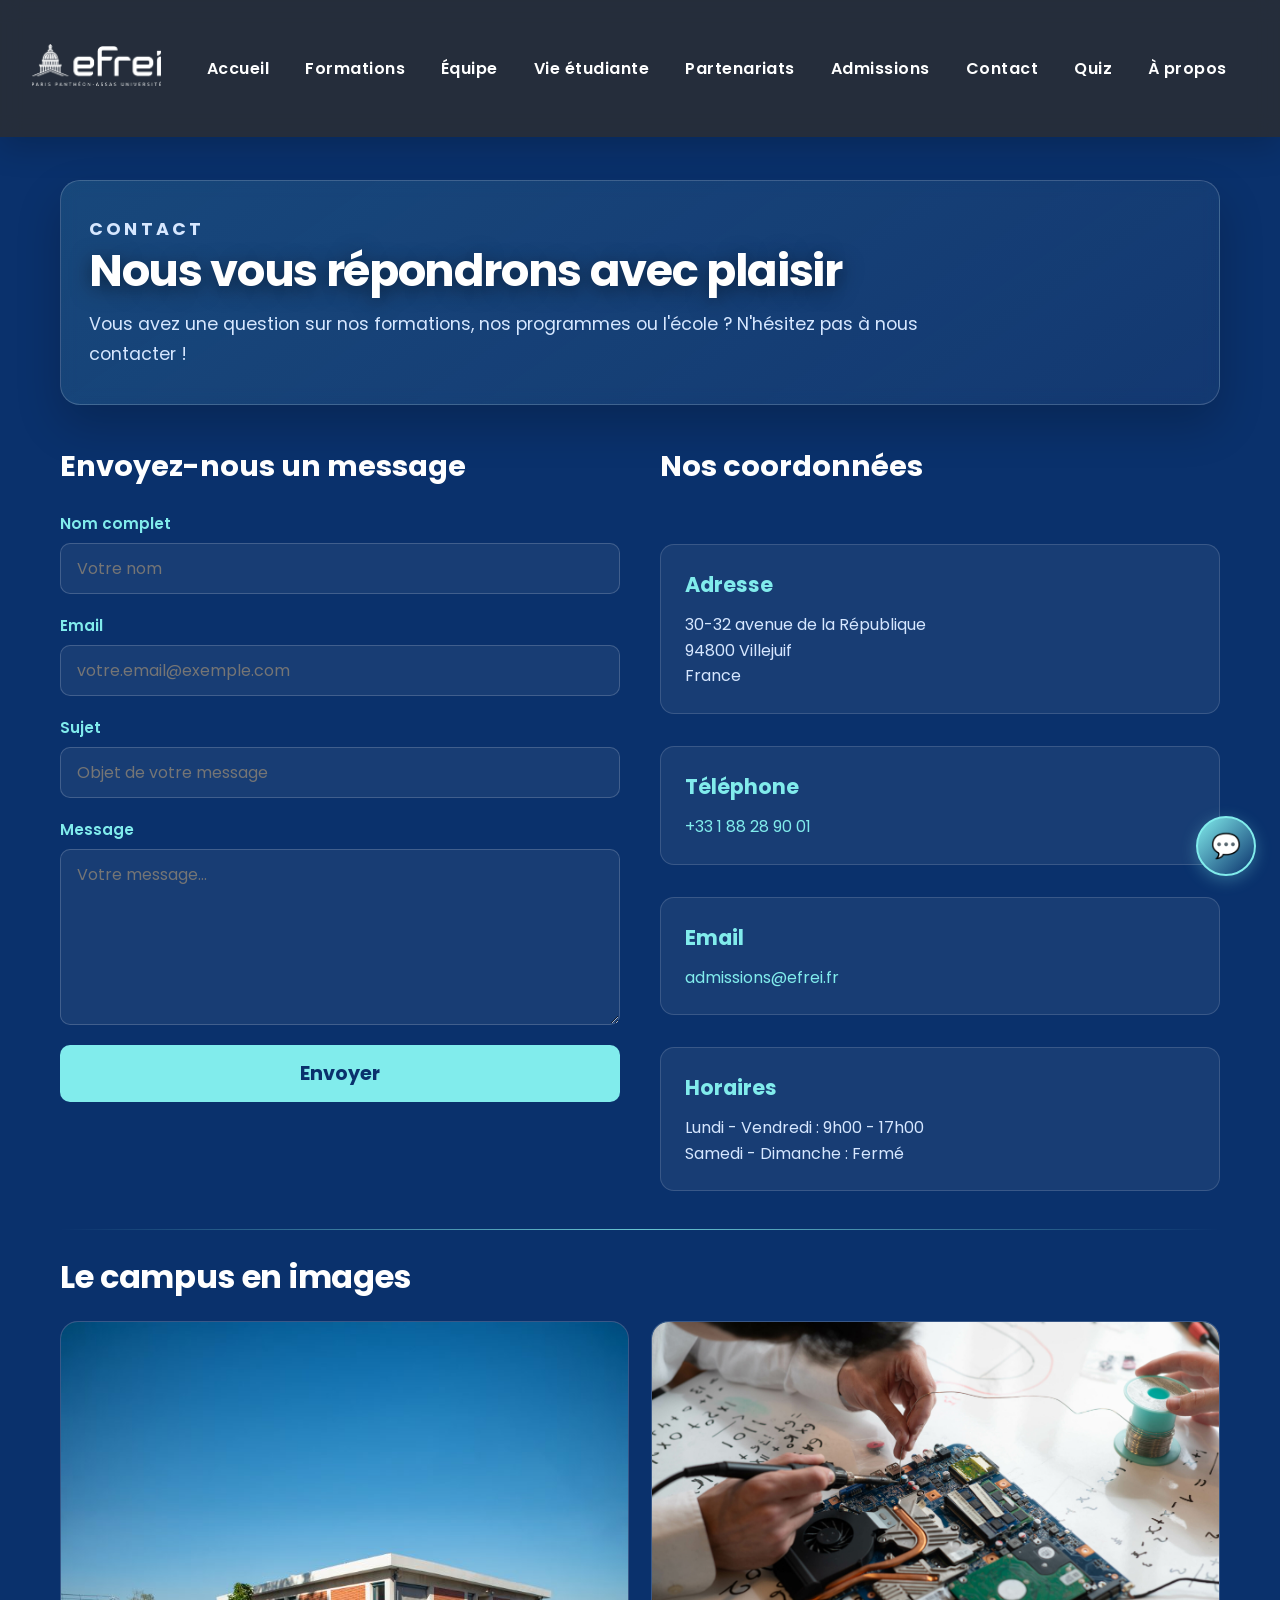
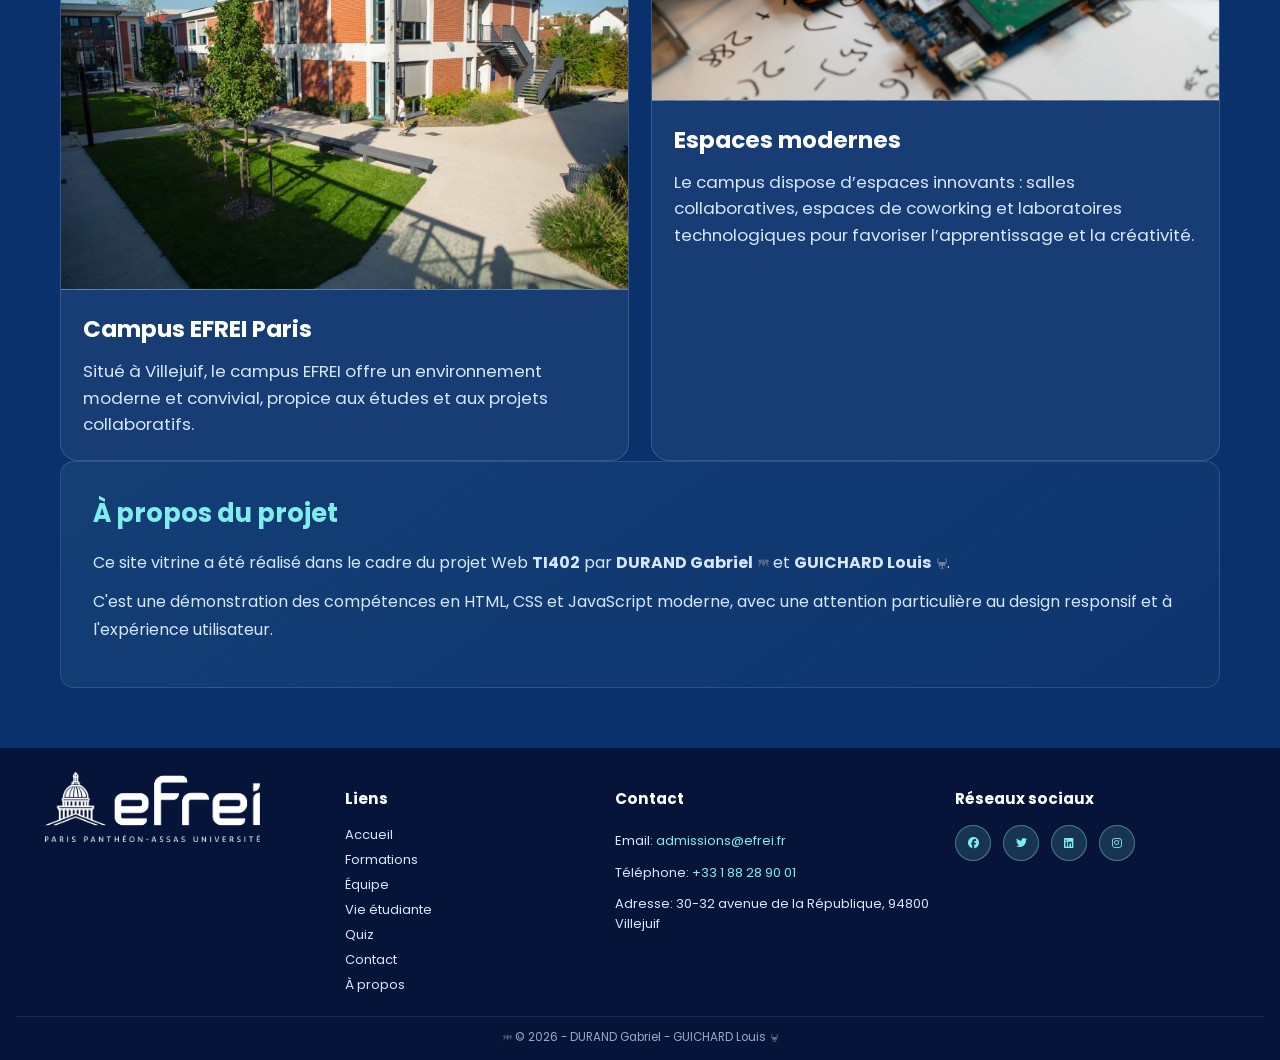
<file: html/contact.html>
<!DOCTYPE html>
<html lang="fr">
<head>
    <meta charset="UTF-8">
    <meta name="viewport" content="width=device-width, initial-scale=1.0">
    <title>Contact</title>
    <link rel="stylesheet" href="../css/style.css">
    <link rel="stylesheet" href="../css/_append.css">
    <link rel="stylesheet" href="https://cdnjs.cloudflare.com/ajax/libs/font-awesome/6.5.0/css/all.min.css">
</head>
<body class="contact-page">
    <header class="site-header">
        <nav class="header-nav" id="main-nav">
            <a class="logo-link" href="accueil.html">
                <img src="../data/LOGO_EFREI-PRINT_EFREI-WEB.png" alt="Logo EFREI" class="logo">
            </a>
            <a href="accueil.html">Accueil</a>
            <a href="formations.html">Formations</a>
            <a href="equipe.html">Équipe</a>
            <a href="vie-etudiante.html">Vie étudiante</a>
            <a href="partenariats.html">Partenariats</a>
            <a href="admissions.html">Admissions</a>
            <a href="contact.html">Contact</a>
            <a href="quiz.html">Quiz</a>
            <a href="a-propos.html">À propos</a>
            <button class="nav-toggle" aria-label="Ouvrir le menu" aria-expanded="false" aria-controls="main-nav">☰</button>
        </nav>
    </header>

    <main class="page-content contact-content">
        <section class="page-hero contact-hero">
            <p class="section-subtitle">CONTACT</p>
            <h1>Nous vous répondrons avec plaisir</h1>
            <p>Vous avez une question sur nos formations, nos programmes ou l'école ? N'hésitez pas à nous contacter !</p>
        </section>

        <div class="contact-container">
            <section class="contact-form-section">
                <h2>Envoyez-nous un message</h2>
                <form class="contact-form" id="contact-form">
                    <div class="form-group">
                        <label for="name">Nom complet</label>
                        <input type="text" id="name" name="name" required placeholder="Votre nom">
                    </div>

                    <div class="form-group">
                        <label for="email">Email</label>
                        <input type="email" id="email" name="email" required placeholder="votre.email@exemple.com">
                    </div>

                    <div class="form-group">
                        <label for="subject">Sujet</label>
                        <input type="text" id="subject" name="subject" required placeholder="Objet de votre message">
                    </div>

                    <div class="form-group">
                        <label for="message">Message</label>
                        <textarea id="message" name="message" rows="6" required placeholder="Votre message..."></textarea>
                    </div>

                    <button type="submit" class="cta-button">Envoyer</button>
                    <div id="form-message"></div>
                </form>
            </section>

            <section class="contact-info-section">
                <h2>Nos coordonnées</h2>

                <article class="contact-info-card">
                    <h3>Adresse</h3>
                    <p>30-32 avenue de la République<br>94800 Villejuif<br>France</p>
                </article>

                <article class="contact-info-card">
                    <h3>Téléphone</h3>
                    <p><a href="tel:+33188289001">+33 1 88 28 90 01</a></p>
                </article>

                <article class="contact-info-card">
                    <h3>Email</h3>
                    <p><a href="mailto:admissions@efrei.fr">admissions@efrei.fr</a></p>
                </article>

                <article class="contact-info-card">
                    <h3>Horaires</h3>
                    <p>Lundi - Vendredi : 9h00 - 17h00<br>Samedi - Dimanche : Fermé</p>
                </article>
            </section>
        </div>

        <section class="formations-block with-separator">
            <h2>Le campus en images</h2>
            <div class="formations-grid">
                <article class="formation-card">
                    <div class="formation-card-media">
                        <img src="../data/efrei-campus-modern.jpg" alt="Campus EFREI">
                    </div>
                    <div class="formation-card-body">
                        <h3>Campus EFREI Paris</h3>
                        <p>Situé à Villejuif, le campus EFREI offre un environnement moderne et convivial, propice aux études et aux projets collaboratifs.</p>
                    </div>
                </article>

                <article class="formation-card">
                    <div class="formation-card-media">
                        <img src="../data/efrei-atelier.jpg" alt="Espaces modernes du campus EFREI">
                    </div>
                    <div class="formation-card-body">
                        <h3>Espaces modernes</h3>
                        <p>Le campus dispose d’espaces innovants : salles collaboratives, espaces de coworking et laboratoires technologiques pour favoriser l’apprentissage et la créativité.</p>
                    </div>
                </article>
            </div>
        </section>

        <section class="about-section">
            <h2>À propos du projet</h2>
            <p>
                Ce site vitrine a été réalisé dans le cadre du projet Web <strong>TI402</strong> par 
                <strong>DURAND Gabriel <img class="easteregg-mark" src="../data/EasterEgg1.png" alt="" aria-hidden="true"></strong> et <strong>GUICHARD Louis <img class="easteregg-mark" src="../data/EasterEgg2.png" alt="" aria-hidden="true"></strong>.
            </p>
            <p>
                C'est une démonstration des compétences en HTML, CSS et JavaScript moderne,
                avec une attention particulière au design responsif et à l'expérience utilisateur.
            </p>
        </section>
    </main>

    <footer>
        <div class="footer-content">
            <div class="footer-section">
                <img src="../data/LOGO_EFREI-PRINT_EFREI-WEB.png" alt="Logo EFREI" class="footer-logo">
            </div>
            <div class="footer-section">
                <h3>Liens</h3>
                <ul>
                    <li><a href="accueil.html">Accueil</a></li>
                    <li><a href="formations.html">Formations</a></li>
                    <li><a href="equipe.html">Équipe</a></li>
                    <li><a href="vie-etudiante.html">Vie étudiante</a></li>
                    <li><a href="quiz.html">Quiz</a></li>
                    <li><a href="contact.html">Contact</a></li>
                    <li><a href="a-propos.html">À propos</a></li>
                </ul>
            </div>
            <div class="footer-section">
                <h3>Contact</h3>
                <p>Email: <a href="mailto:admissions@efrei.fr">admissions@efrei.fr</a></p>
                <p>Téléphone: <a href="tel:+33188289001">+33 1 88 28 90 01</a></p>
                <p>Adresse: 30-32 avenue de la République, 94800 Villejuif</p>
            </div>
            <div class="footer-section">
                <h3>Réseaux sociaux</h3>
                <div class="social-links">
                    <a href="https://www.facebook.com/EfreiParis" target="_blank" aria-label="Suivre EFREI sur Facebook"><i class="fab fa-facebook"></i></a>
                    <a href="https://twitter.com/efrei_paris" target="_blank" aria-label="Suivre EFREI sur Twitter"><i class="fab fa-twitter"></i></a>
                    <a href="https://www.linkedin.com/school/efrei/" target="_blank" aria-label="Suivre EFREI sur LinkedIn"><i class="fab fa-linkedin"></i></a>
                    <a href="https://www.instagram.com/efrei_paris/" target="_blank" aria-label="Suivre EFREI sur Instagram"><i class="fab fa-instagram"></i></a>
                </div>
            </div>
        </div>
        <div class="footer-bottom">
            <p><img class="easteregg-mark" src="../data/EasterEgg1.png" alt="" aria-hidden="true"> &copy; 2026 - DURAND Gabriel - GUICHARD Louis <img class="easteregg-mark" src="../data/EasterEgg2.png" alt="" aria-hidden="true"></p>
        </div>
    </footer>

    <script src="../js/contact.js"></script>

    <button id="chatbot-bubble" title="Assistant EFREI">💬</button>
    <div id="chatbot-container">
        <div class="chatbot-header">
            <h3>Assistant EFREI</h3>
            <button id="chatbot-close">&times;</button>
        </div>
        <div id="chatbot-messages"></div>
        <div class="chatbot-quick-buttons">
            <button class="chatbot-quick-btn" data-question="Parlez-moi des formations">Formations</button>
            <button class="chatbot-quick-btn" data-question="Qui sont les enseignants ?">Équipe</button>
            <button class="chatbot-quick-btn" data-question="Quelle est la vie étudiante ?">Vie étudiante</button>
            <button class="chatbot-quick-btn" data-question="Comment vous contacter ?">Contact</button>
            <button class="chatbot-quick-btn" data-question="Y a-t-il un quiz ?">Quiz</button>
        </div>
        <form id="chatbot-form">
            <input type="text" id="chatbot-input" placeholder="Votre question..." required>
            <button type="submit" class="chatbot-send-btn">→</button>
        </form>
    </div>

    <script src="../js/navigation.js"></script>
    <script src="../js/chatbot.js"></script>
</body>
</html>
</file>
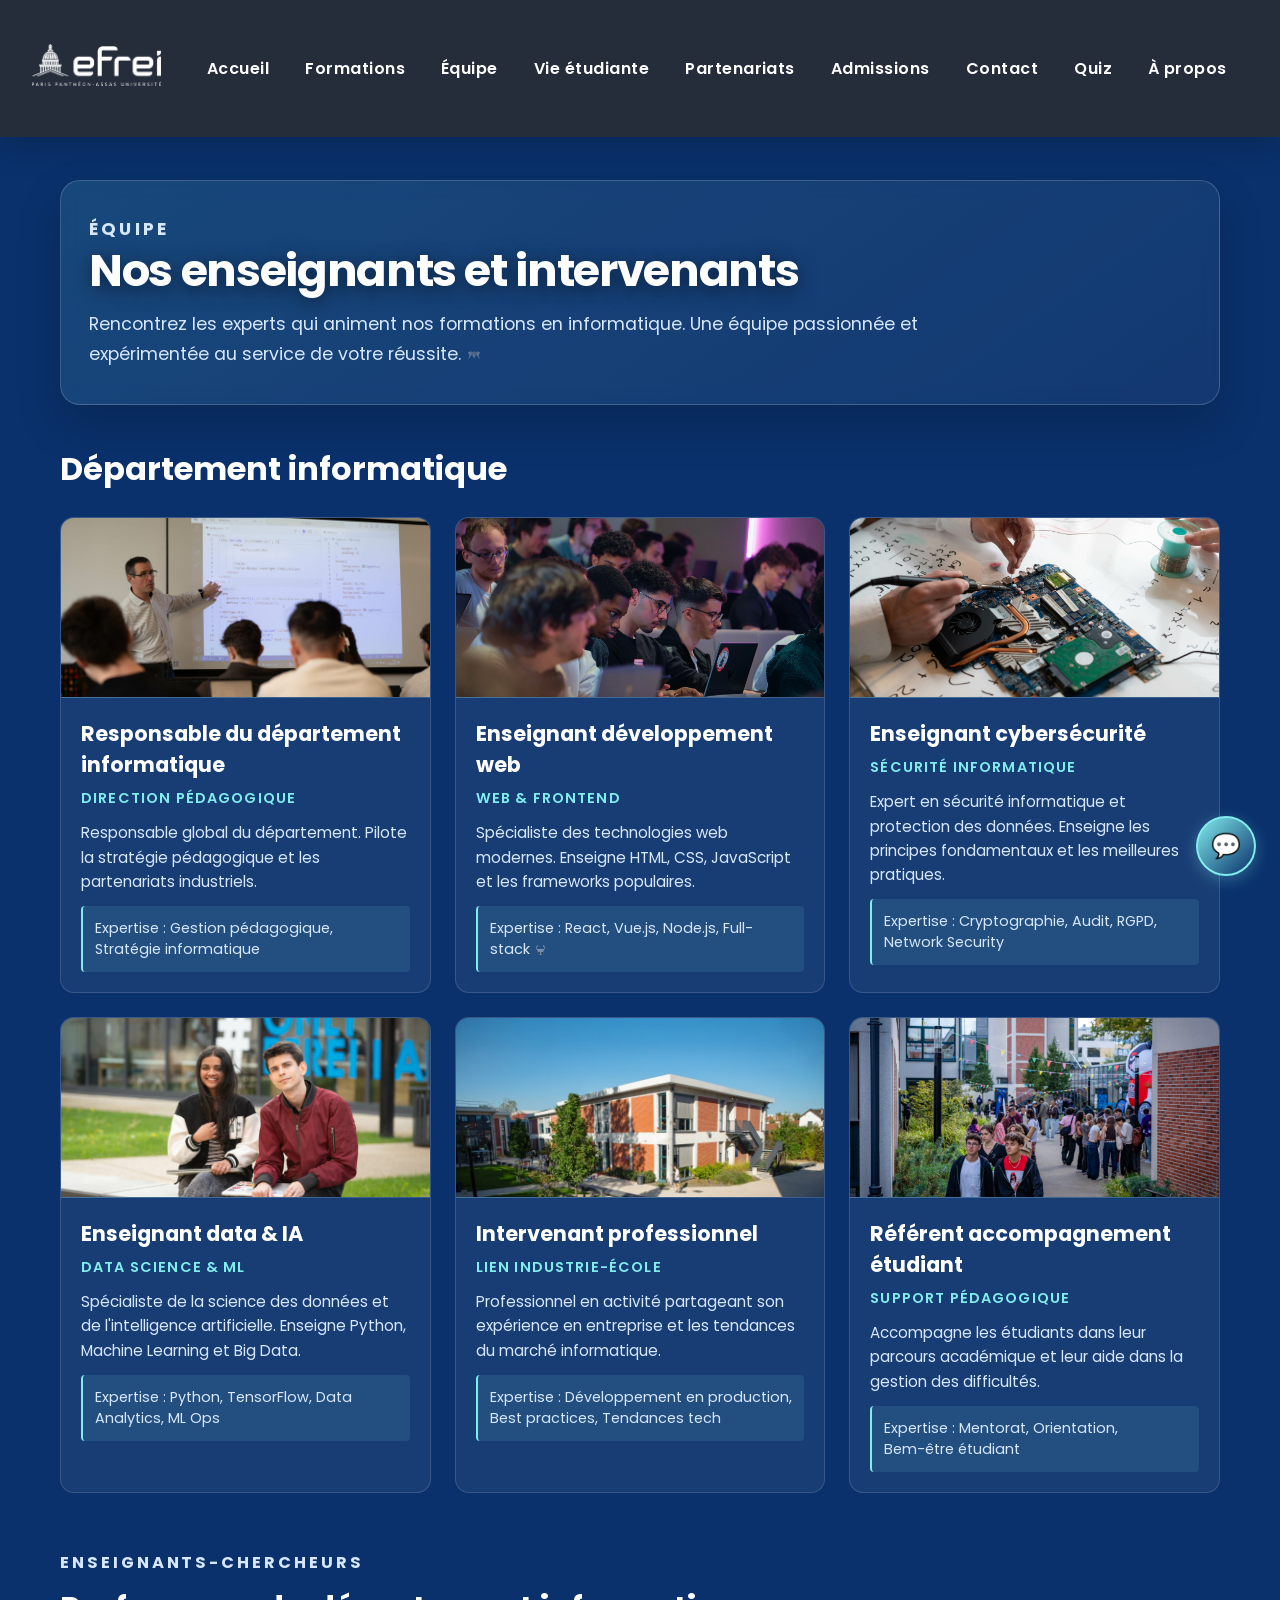
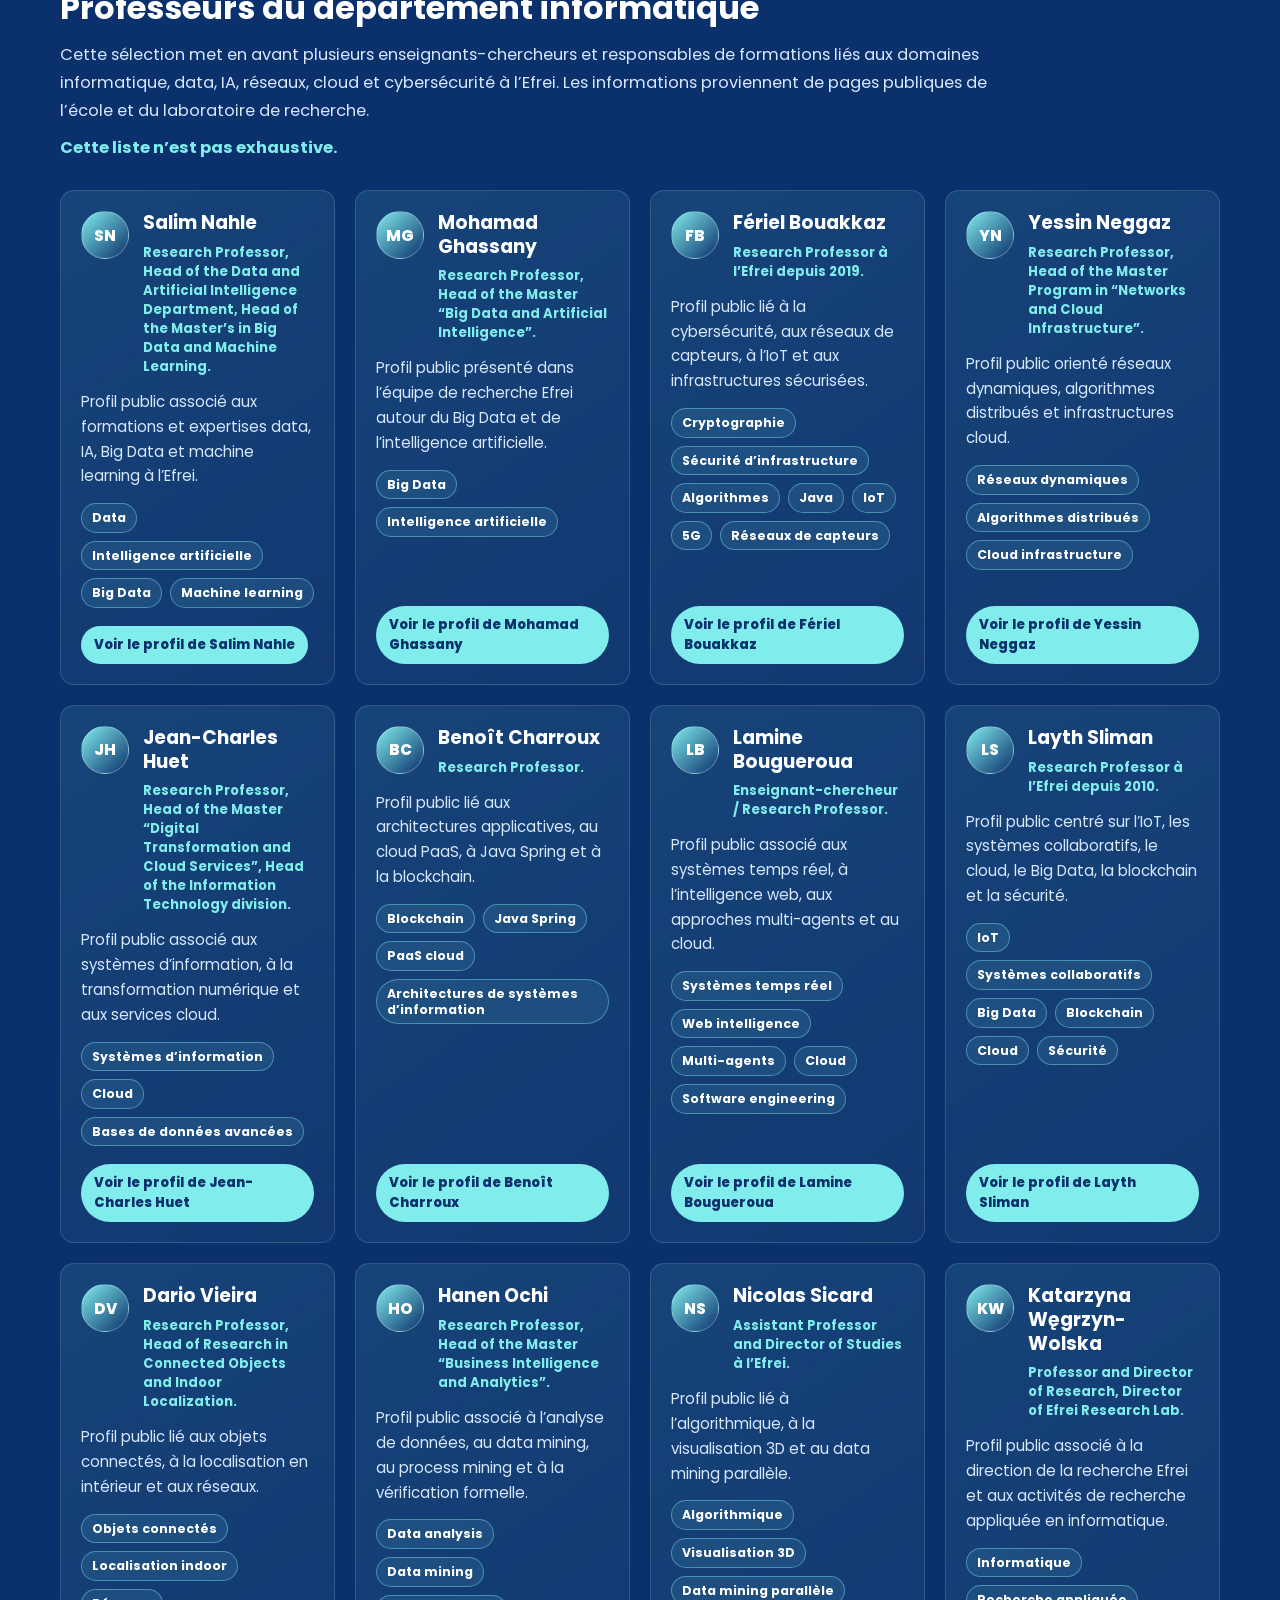
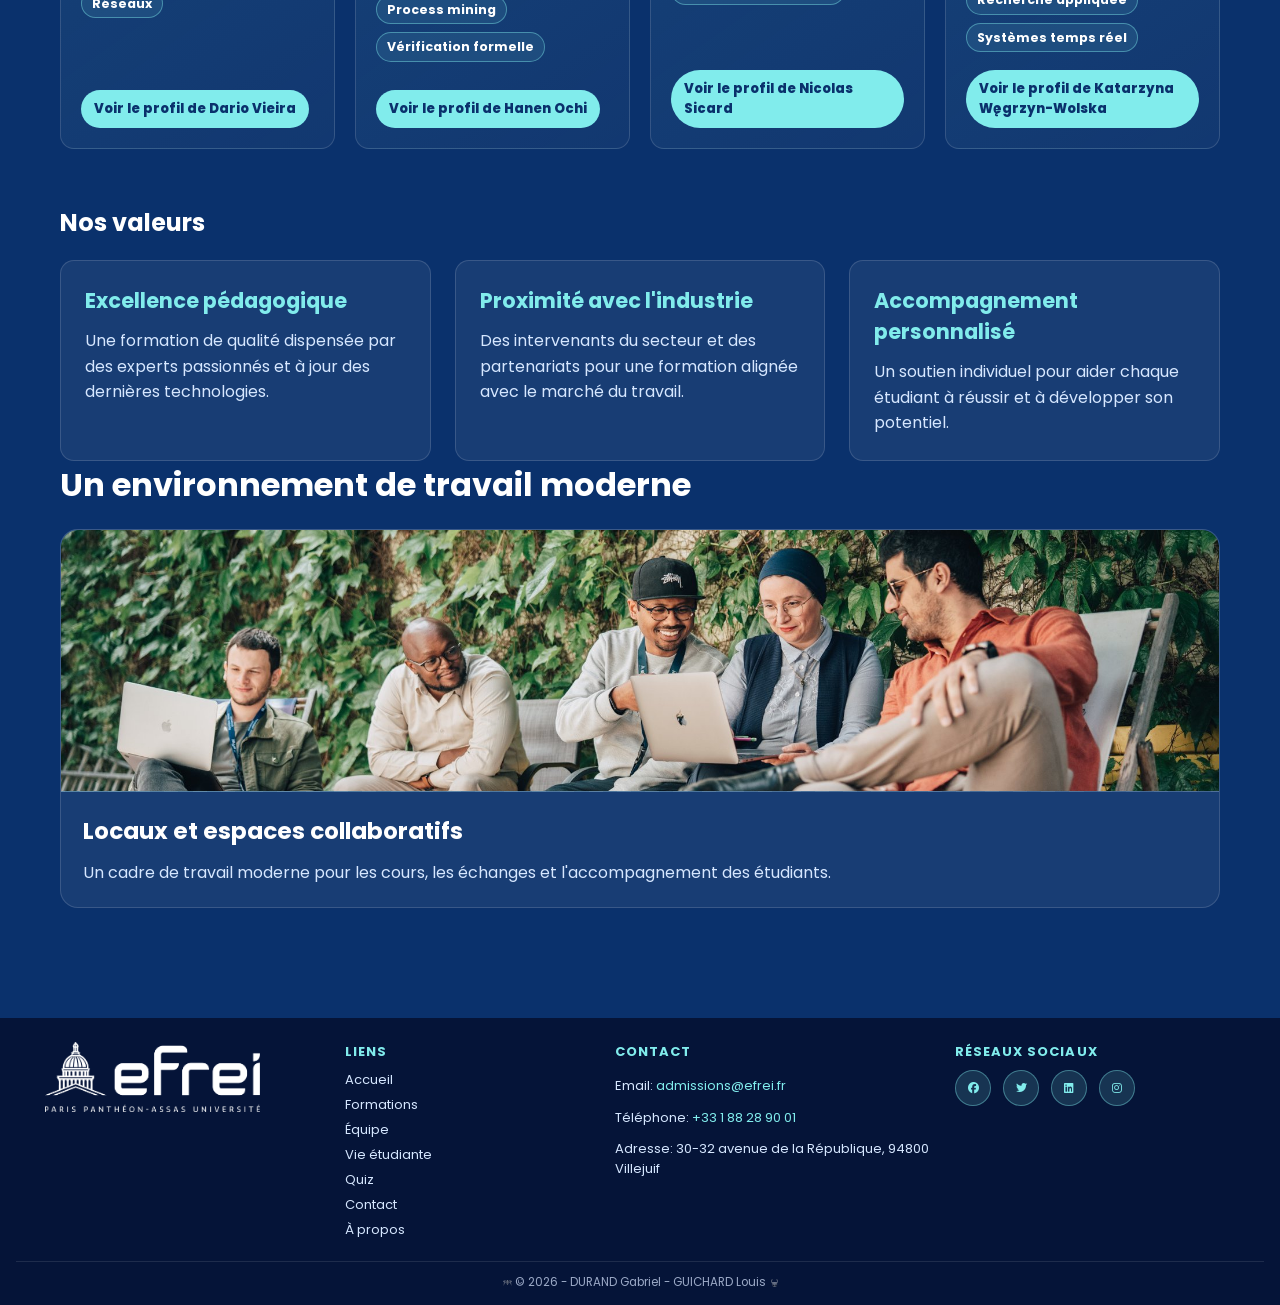
<file: html/equipe.html>
<!DOCTYPE html>
<html lang="fr">
<head>
    <meta charset="UTF-8">
    <meta name="viewport" content="width=device-width, initial-scale=1.0">
    <title>Équipe</title>
    <link rel="stylesheet" href="../css/style.css">
    <link rel="stylesheet" href="../css/_append.css">
    <link rel="stylesheet" href="https://cdnjs.cloudflare.com/ajax/libs/font-awesome/6.5.0/css/all.min.css">
</head>
<body class="team-page">
    <header class="site-header">
        <nav class="header-nav" id="main-nav">
            <a class="logo-link" href="accueil.html">
                <img src="../data/LOGO_EFREI-PRINT_EFREI-WEB.png" alt="Logo EFREI" class="logo">
            </a>
            <a href="accueil.html">Accueil</a>
            <a href="formations.html">Formations</a>
            <a href="equipe.html">Équipe</a>
            <a href="vie-etudiante.html">Vie étudiante</a>
            <a href="partenariats.html">Partenariats</a>
            <a href="admissions.html">Admissions</a>
            <a href="contact.html">Contact</a>
            <a href="quiz.html">Quiz</a>
            <a href="a-propos.html">À propos</a>
            <button class="nav-toggle" aria-label="Ouvrir le menu" aria-expanded="false" aria-controls="main-nav">☰</button>
        </nav>
    </header>

    <main class="page-content team-content">
        <section class="page-hero team-hero">
            <p class="section-subtitle">ÉQUIPE</p>
            <h1>Nos enseignants et intervenants</h1>
            <p>
                Rencontrez les experts qui animent nos formations en informatique.
                Une équipe passionnée et expérimentée au service de votre réussite. <img class="easteregg-mark" src="../data/EasterEgg1.png" alt="" aria-hidden="true">
            </p>
        </section>

        <section class="team-section">
            <h2>Département informatique</h2>
            <div class="team-grid">
                <article class="team-card">
                    <div class="team-card-media">
                        <img src="../data/Efrei-equipe.jpg" alt="Équipe pédagogique EFREI">
                    </div>
                    <div class="team-card-body">
                        <h3>Responsable du département informatique</h3>
                        <p class="team-role">Direction pédagogique</p>
                        <p class="team-description">Responsable global du département. Pilote la stratégie pédagogique et les partenariats industriels.</p>
                        <p class="team-expertise">Expertise : Gestion pédagogique, Stratégie informatique</p>
                    </div>
                </article>

                <article class="team-card">
                    <div class="team-card-media">
                        <img src="../data/efrei-amphi.jpg" alt="Enseignement du développement web EFREI">
                    </div>
                    <div class="team-card-body">
                        <h3>Enseignant développement web</h3>
                        <p class="team-role">Web & Frontend</p>
                        <p class="team-description">Spécialiste des technologies web modernes. Enseigne HTML, CSS, JavaScript et les frameworks populaires.</p>
                        <p class="team-expertise">Expertise : React, Vue.js, Node.js, Full-stack <img class="easteregg-mark" src="../data/EasterEgg2.png" alt="" aria-hidden="true"></p>
                    </div>
                </article>

                <article class="team-card">
                    <div class="team-card-media">
                        <img src="../data/efrei-atelier.jpg" alt="Enseignant cybersécurité dans un espace collaboratif">
                    </div>
                    <div class="team-card-body">
                        <h3>Enseignant cybersécurité</h3>
                        <p class="team-role">Sécurité informatique</p>
                        <p class="team-description">Expert en sécurité informatique et protection des données. Enseigne les principes fondamentaux et les meilleures pratiques.</p>
                        <p class="team-expertise">Expertise : Cryptographie, Audit, RGPD, Network Security</p>
                    </div>
                </article>

                <article class="team-card">
                    <div class="team-card-media">
                        <img src="../data/efrei-etudiants-lab.jpg" alt="Enseignant data et IA dans un contexte de campus">
                    </div>
                    <div class="team-card-body">
                        <h3>Enseignant data &amp; IA</h3>
                        <p class="team-role">Data Science &amp; ML</p>
                        <p class="team-description">Spécialiste de la science des données et de l'intelligence artificielle. Enseigne Python, Machine Learning et Big Data.</p>
                        <p class="team-expertise">Expertise : Python, TensorFlow, Data Analytics, ML Ops</p>
                    </div>
                </article>

                <article class="team-card">
                    <div class="team-card-media">
                        <img src="../data/efrei-campus-modern.jpg" alt="Intervenant professionnel sur le campus EFREI">
                    </div>
                    <div class="team-card-body">
                        <h3>Intervenant professionnel</h3>
                        <p class="team-role">Lien industrie-école</p>
                        <p class="team-description">Professionnel en activité partageant son expérience en entreprise et les tendances du marché informatique.</p>
                        <p class="team-expertise">Expertise : Développement en production, Best practices, Tendances tech</p>
                    </div>
                </article>

                <article class="team-card">
                    <div class="team-card-media">
                        <img src="../data/Efrei-vie-etudiante.jpg" alt="Accompagnement des étudiants EFREI">
                    </div>
                    <div class="team-card-body">
                        <h3>Référent accompagnement étudiant</h3>
                        <p class="team-role">Support pédagogique</p>
                        <p class="team-description">Accompagne les étudiants dans leur parcours académique et leur aide dans la gestion des difficultés.</p>
                        <p class="team-expertise">Expertise : Mentorat, Orientation, Bem-être étudiant</p>
                    </div>
                </article>
            </div>
        </section>

        <section class="professors-section" aria-labelledby="professors-title">
            <div class="professors-heading">
                <p class="section-subtitle">ENSEIGNANTS-CHERCHEURS</p>
                <h2 id="professors-title">Professeurs du département informatique</h2>
                <p>
                    Cette sélection met en avant plusieurs enseignants-chercheurs et responsables de formations liés aux domaines informatique, data, IA, réseaux, cloud et cybersécurité à l’Efrei. Les informations proviennent de pages publiques de l’école et du laboratoire de recherche.
                </p>
                <p class="professors-note">Cette liste n’est pas exhaustive.</p>
            </div>
            <div class="professors-grid" id="professors-grid"></div>
        </section>

        <section class="team-values">
            <h2>Nos valeurs</h2>
            <div class="values-grid">
                <article class="value-card">
                    <h3>Excellence pédagogique</h3>
                    <p>Une formation de qualité dispensée par des experts passionnés et à jour des dernières technologies.</p>
                </article>
                <article class="value-card">
                    <h3>Proximité avec l'industrie</h3>
                    <p>Des intervenants du secteur et des partenariats pour une formation alignée avec le marché du travail.</p>
                </article>
                <article class="value-card">
                    <h3>Accompagnement personnalisé</h3>
                    <p>Un soutien individuel pour aider chaque étudiant à réussir et à développer son potentiel.</p>
                </article>
            </div>
        </section>

        <section class="team-section">
            <h2>Un environnement de travail moderne</h2>
            <div class="formations-grid">
                <article class="formation-card">
                    <div class="formation-card-media">
                        <img src="../data/efrei-campus-life.jpg" alt="Locaux EFREI à Villejuif">
                    </div>
                    <div class="formation-card-body">
                        <h3>Locaux et espaces collaboratifs</h3>
                        <p>Un cadre de travail moderne pour les cours, les échanges et l'accompagnement des étudiants.</p>
                    </div>
                </article>
            </div>
        </section>
    </main>

    <footer>
        <div class="footer-content">
            <div class="footer-section">
                <img src="../data/LOGO_EFREI-PRINT_EFREI-WEB.png" alt="Logo EFREI" class="footer-logo">
            </div>
            <div class="footer-section">
                <h4>Liens</h4>
                <ul>
                    <li><a href="accueil.html">Accueil</a></li>
                    <li><a href="formations.html">Formations</a></li>
                    <li><a href="equipe.html">Équipe</a></li>
                    <li><a href="vie-etudiante.html">Vie étudiante</a></li>
                    <li><a href="quiz.html">Quiz</a></li>
                    <li><a href="contact.html">Contact</a></li>
                    <li><a href="a-propos.html">À propos</a></li>
                </ul>
            </div>
            <div class="footer-section">
                <h4>Contact</h4>
                <p>Email: <a href="mailto:admissions@efrei.fr">admissions@efrei.fr</a></p>
                <p>Téléphone: <a href="tel:+33188289001">+33 1 88 28 90 01</a></p>
                <p>Adresse: 30-32 avenue de la République, 94800 Villejuif</p>
            </div>
            <div class="footer-section">
                <h4>Réseaux sociaux</h4>
                <div class="social-links">
                    <a href="https://www.facebook.com/EfreiParis" target="_blank" aria-label="Suivre EFREI sur Facebook"><i class="fab fa-facebook"></i></a>
                    <a href="https://twitter.com/efrei_paris" target="_blank" aria-label="Suivre EFREI sur Twitter"><i class="fab fa-twitter"></i></a>
                    <a href="https://www.linkedin.com/school/efrei/" target="_blank" aria-label="Suivre EFREI sur LinkedIn"><i class="fab fa-linkedin"></i></a>
                    <a href="https://www.instagram.com/efrei_paris/" target="_blank" aria-label="Suivre EFREI sur Instagram"><i class="fab fa-instagram"></i></a>
                </div>
            </div>
        </div>
        <div class="footer-bottom">
            <p><img class="easteregg-mark" src="../data/EasterEgg1.png" alt="" aria-hidden="true"> &copy; 2026 - DURAND Gabriel - GUICHARD Louis <img class="easteregg-mark" src="../data/EasterEgg2.png" alt="" aria-hidden="true"></p>
        </div>
    </footer>

    <button id="chatbot-bubble" title="Assistant EFREI">💬</button>
    <div id="chatbot-container">
        <div class="chatbot-header">
            <h3>Assistant EFREI</h3>
            <button id="chatbot-close">&times;</button>
        </div>
        <div id="chatbot-messages"></div>
        <div class="chatbot-quick-buttons">
            <button class="chatbot-quick-btn" data-question="Parlez-moi des formations">Formations</button>
            <button class="chatbot-quick-btn" data-question="Qui sont les enseignants ?">Équipe</button>
            <button class="chatbot-quick-btn" data-question="Quelle est la vie étudiante ?">Vie étudiante</button>
            <button class="chatbot-quick-btn" data-question="Comment vous contacter ?">Contact</button>
            <button class="chatbot-quick-btn" data-question="Y a-t-il un quiz ?">Quiz</button>
        </div>
        <form id="chatbot-form">
            <input type="text" id="chatbot-input" placeholder="Votre question..." required>
            <button type="submit" class="chatbot-send-btn">→</button>
        </form>
    </div>

    <script src="../js/navigation.js"></script>
    <script src="../js/professors.js"></script>
    <script src="../js/chatbot.js"></script>
</body>
</html>
</file>
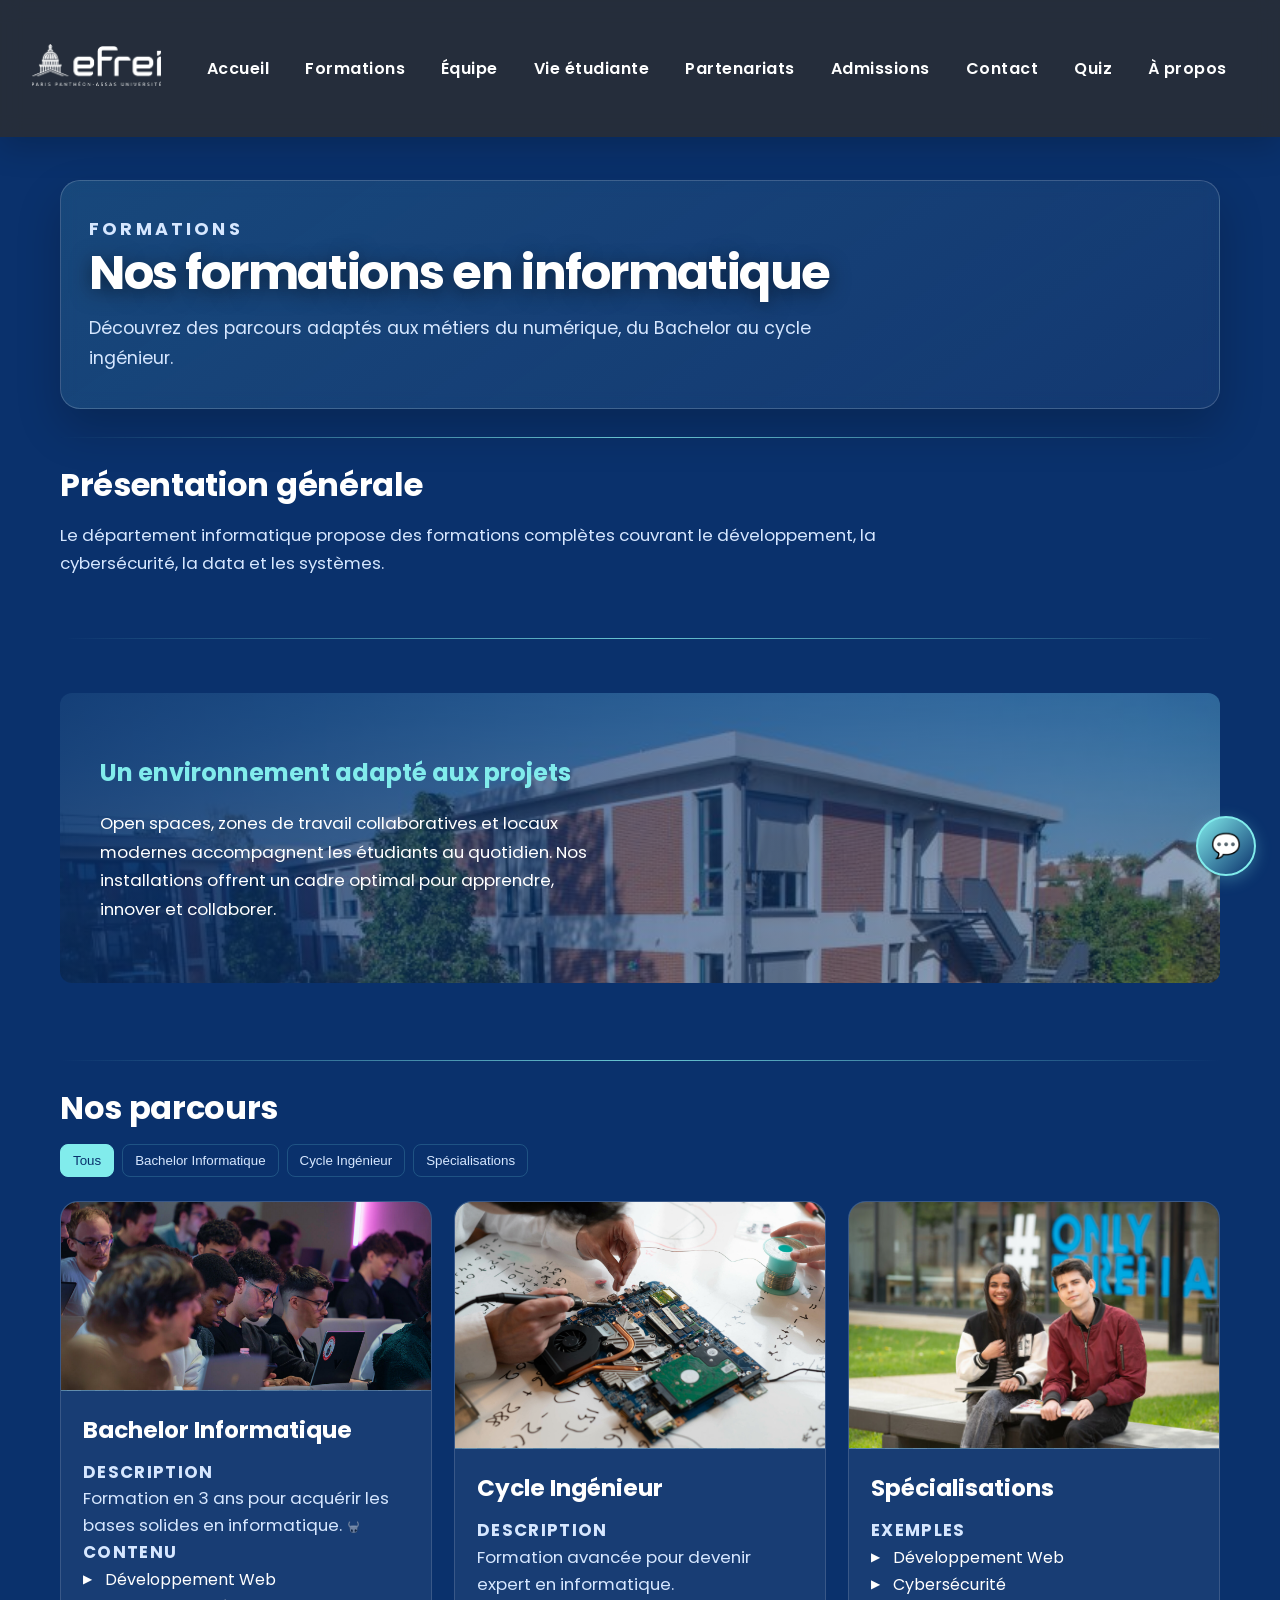
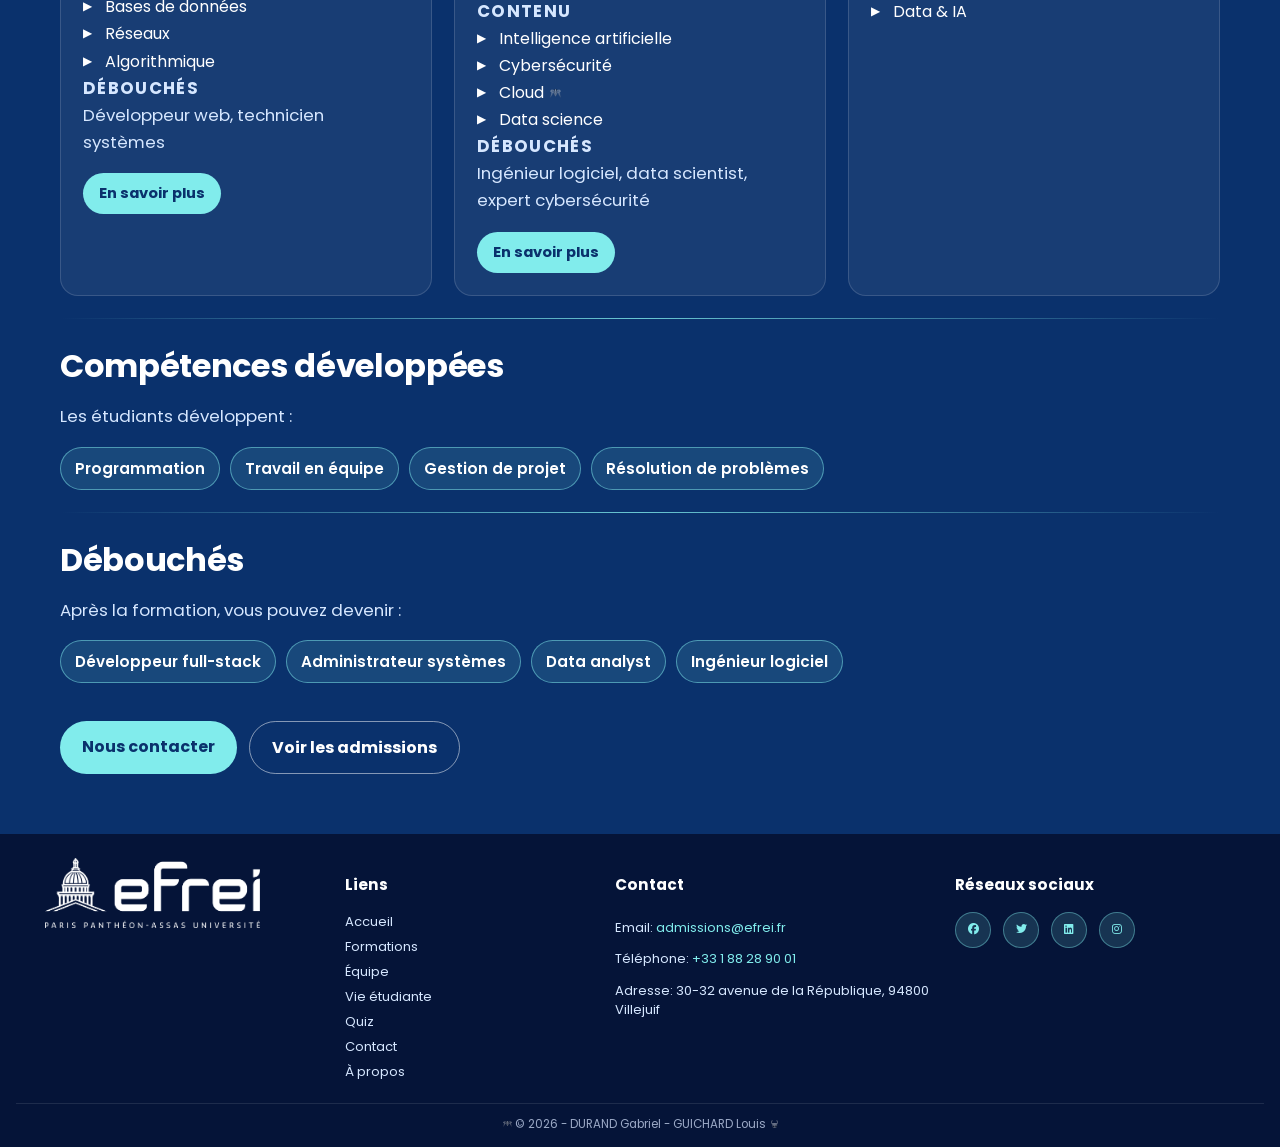
<file: html/formations.html>
<!DOCTYPE html>
<html lang="fr">
<head>
    <meta charset="UTF-8">
    <meta name="viewport" content="width=device-width, initial-scale=1.0">
    <title>Formations</title>
    <link rel="stylesheet" href="../css/style.css">
    <link rel="stylesheet" href="../css/_append.css">
    <link rel="stylesheet" href="https://cdnjs.cloudflare.com/ajax/libs/font-awesome/6.5.0/css/all.min.css">
</head>
<body class="formations-page">
    <header class="site-header">
        <nav class="header-nav" id="main-nav">
            <a class="logo-link" href="accueil.html">
                <img src="../data/LOGO_EFREI-PRINT_EFREI-WEB.png" alt="Logo EFREI" class="logo">
            </a>
            <a href="accueil.html">Accueil</a>
            <a href="formations.html">Formations</a>
            <a href="equipe.html">Équipe</a>
            <a href="vie-etudiante.html">Vie étudiante</a>
            <a href="partenariats.html">Partenariats</a>
            <a href="admissions.html">Admissions</a>
            <a href="contact.html">Contact</a>
            <a href="quiz.html">Quiz</a>
            <a href="a-propos.html">À propos</a>
            <button class="nav-toggle" aria-label="Ouvrir le menu" aria-expanded="false" aria-controls="main-nav">☰</button>
        </nav>
    </header>

    <main class="page-content formations-content">
        <section class="page-hero formations-hero">
            <p class="section-subtitle">FORMATIONS</p>
            <h1>Nos formations en informatique</h1>
            <p>
                Découvrez des parcours adaptés aux métiers du numérique,
                du Bachelor au cycle ingénieur.
            </p>
        </section>

        <section class="formations-block with-separator">
            <h2>Présentation générale</h2>
            <p>
                Le département informatique propose des formations
                complètes couvrant le développement, la cybersécurité,
                la data et les systèmes.
            </p>
        </section>

        <section class="formations-block with-separator modern-spaces-section">
            <h2>Des espaces modernes</h2>
            <div class="modern-spaces-content">
                <img src="../data/efrei-campus-modern.jpg" alt="Campus EFREI moderne avec espaces collaboratifs">
                <div class="modern-spaces-text">
                    <p>Un environnement adapté aux projets</p>
                    <p>Open spaces, zones de travail collaboratives et locaux modernes accompagnent les étudiants au quotidien. Nos installations offrent un cadre optimal pour apprendre, innover et collaborer.</p>
                </div>
            </div>
        </section>

        <section class="formations-block with-separator">
            <h2>Nos parcours</h2>
            <div class="formations-filters" role="group" aria-label="Filtrer les formations"></div>
            <div class="formations-grid">
                <article class="formation-card" data-category="bachelor">
                    <div class="formation-card-media">
                        <img src="../data/efrei-amphi.jpg" alt="Étudiants en amphithéâtre EFREI">
                    </div>
                    <div class="formation-card-body">
                        <h3>Bachelor Informatique</h3>
                        <p class="formation-label">Description</p>
                        <p>Formation en 3 ans pour acquérir les bases solides en informatique. <img class="easteregg-mark" src="../data/EasterEgg2.png" alt="" aria-hidden="true"></p>
                        <p class="formation-label">Contenu</p>
                        <ul>
                            <li>Développement Web</li>
                            <li>Bases de données</li>
                            <li>Réseaux</li>
                            <li>Algorithmique</li>
                        </ul>
                        <p class="formation-label">Débouchés</p>
                        <p>Développeur web, technicien systèmes</p>
                        <a class="formation-link" href="admissions.html">En savoir plus</a>
                    </div>
                </article>

                <article class="formation-card" data-category="cycle">
                    <div class="formation-card-media">
                        <img src="../data/efrei-atelier.jpg" alt="Atelier EFREI">
                    </div>
                    <div class="formation-card-body">
                        <h3>Cycle Ingénieur</h3>
                        <p class="formation-label">Description</p>
                        <p>Formation avancée pour devenir expert en informatique.</p>
                        <p class="formation-label">Contenu</p>
                        <ul>
                            <li>Intelligence artificielle</li>
                            <li>Cybersécurité</li>
                            <li>Cloud <img class="easteregg-mark" src="../data/EasterEgg1.png" alt="" aria-hidden="true"></li>
                            <li>Data science</li>
                        </ul>
                        <p class="formation-label">Débouchés</p>
                        <p>Ingénieur logiciel, data scientist, expert cybersécurité</p>
                        <a class="formation-link" href="admissions.html">En savoir plus</a>
                    </div>
                </article>

                <article class="formation-card specialisation-card" data-category="specialisation">
                    <div class="formation-card-media">
                        <img src="../data/efrei-etudiants-lab.jpg" alt="Étudiants EFREI en laboratoire">
                    </div>
                    <div class="formation-card-body">
                        <h3>Spécialisations</h3>
                        <p class="formation-label">Exemples</p>
                        <ul>
                            <li>Développement Web</li>
                            <li>Cybersécurité</li>
                            <li>Data &amp; IA</li>
                        </ul>
                    </div>
                </article>
            </div>
        </section>

        <section class="formations-block with-separator">
            <h2>Compétences développées</h2>
            <p>Les étudiants développent :</p>
            <ul class="pill-list">
                <li>Programmation</li>
                <li>Travail en équipe</li>
                <li>Gestion de projet</li>
                <li>Résolution de problèmes</li>
            </ul>
        </section>

        <section class="formations-block with-separator">
            <h2>Débouchés</h2>
            <p>Après la formation, vous pouvez devenir :</p>
            <ul class="pill-list">
                <li>Développeur full-stack</li>
                <li>Administrateur systèmes</li>
                <li>Data analyst</li>
                <li>Ingénieur logiciel</li>
            </ul>
        </section>

        <section class="formations-cta">
            <a class="cta-button" href="contact.html">Nous contacter</a>
            <a class="cta-button ghost" href="admissions.html">Voir les admissions</a>
        </section>
    </main>

    <footer>
        <div class="footer-content">
            <div class="footer-section">
                <img src="../data/LOGO_EFREI-PRINT_EFREI-WEB.png" alt="Logo EFREI" class="footer-logo">
            </div>
            <div class="footer-section">
                <h3>Liens</h3>
                <ul>
                    <li><a href="accueil.html">Accueil</a></li>
                    <li><a href="formations.html">Formations</a></li>
                    <li><a href="equipe.html">Équipe</a></li>
                    <li><a href="vie-etudiante.html">Vie étudiante</a></li>
                    <li><a href="quiz.html">Quiz</a></li>
                    <li><a href="contact.html">Contact</a></li>
                    <li><a href="a-propos.html">À propos</a></li>
                </ul>
            </div>
            <div class="footer-section">
                <h3>Contact</h3>
                <p>Email: <a href="mailto:admissions@efrei.fr">admissions@efrei.fr</a></p>
                <p>Téléphone: <a href="tel:+33188289001">+33 1 88 28 90 01</a></p>
                <p>Adresse: 30-32 avenue de la République, 94800 Villejuif</p>
            </div>
            <div class="footer-section">
                <h3>Réseaux sociaux</h3>
                <div class="social-links">
                    <a href="https://www.facebook.com/EfreiParis" target="_blank" aria-label="Suivre EFREI sur Facebook"><i class="fab fa-facebook"></i></a>
                    <a href="https://twitter.com/efrei_paris" target="_blank" aria-label="Suivre EFREI sur Twitter"><i class="fab fa-twitter"></i></a>
                    <a href="https://www.linkedin.com/school/efrei/" target="_blank" aria-label="Suivre EFREI sur LinkedIn"><i class="fab fa-linkedin"></i></a>
                    <a href="https://www.instagram.com/efrei_paris/" target="_blank" aria-label="Suivre EFREI sur Instagram"><i class="fab fa-instagram"></i></a>
                </div>
            </div>
        </div>
        <div class="footer-bottom">
            <p><img class="easteregg-mark" src="../data/EasterEgg1.png" alt="" aria-hidden="true"> &copy; 2026 - DURAND Gabriel - GUICHARD Louis <img class="easteregg-mark" src="../data/EasterEgg2.png" alt="" aria-hidden="true"></p>
        </div>
    </footer>

    <button id="chatbot-bubble" title="Assistant EFREI">💬</button>
    <div id="chatbot-container">
        <div class="chatbot-header">
            <h3>Assistant EFREI</h3>
            <button id="chatbot-close">&times;</button>
        </div>
        <div id="chatbot-messages"></div>
        <div class="chatbot-quick-buttons">
            <button class="chatbot-quick-btn" data-question="Parlez-moi des formations">Formations</button>
            <button class="chatbot-quick-btn" data-question="Qui sont les enseignants ?">Équipe</button>
            <button class="chatbot-quick-btn" data-question="Quelle est la vie étudiante ?">Vie étudiante</button>
            <button class="chatbot-quick-btn" data-question="Comment vous contacter ?">Contact</button>
            <button class="chatbot-quick-btn" data-question="Y a-t-il un quiz ?">Quiz</button>
        </div>
        <form id="chatbot-form">
            <input type="text" id="chatbot-input" placeholder="Votre question..." required>
            <button type="submit" class="chatbot-send-btn">→</button>
        </form>
    </div>

    <script src="../js/navigation.js"></script>
    <script src="../js/formations-filter.js"></script>
    <script src="../js/chatbot.js"></script>
</body>
</html>
</file>
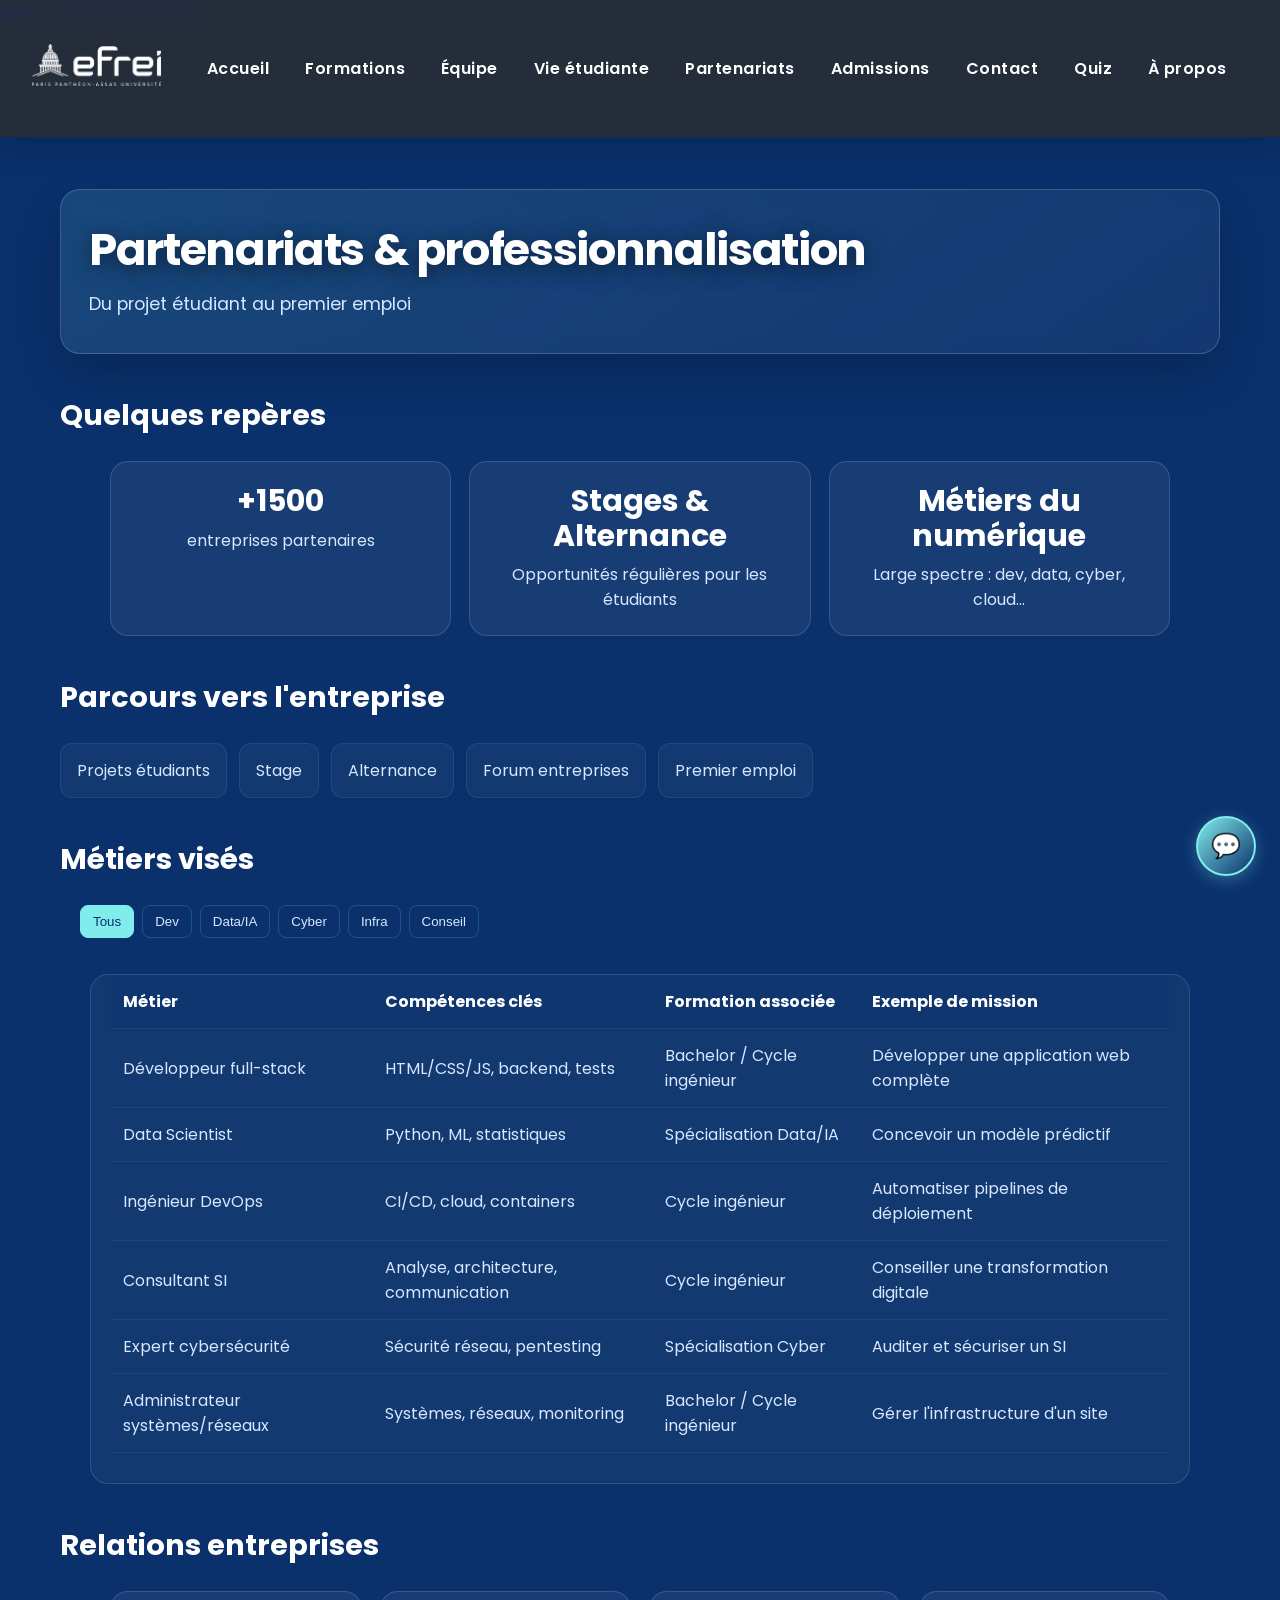
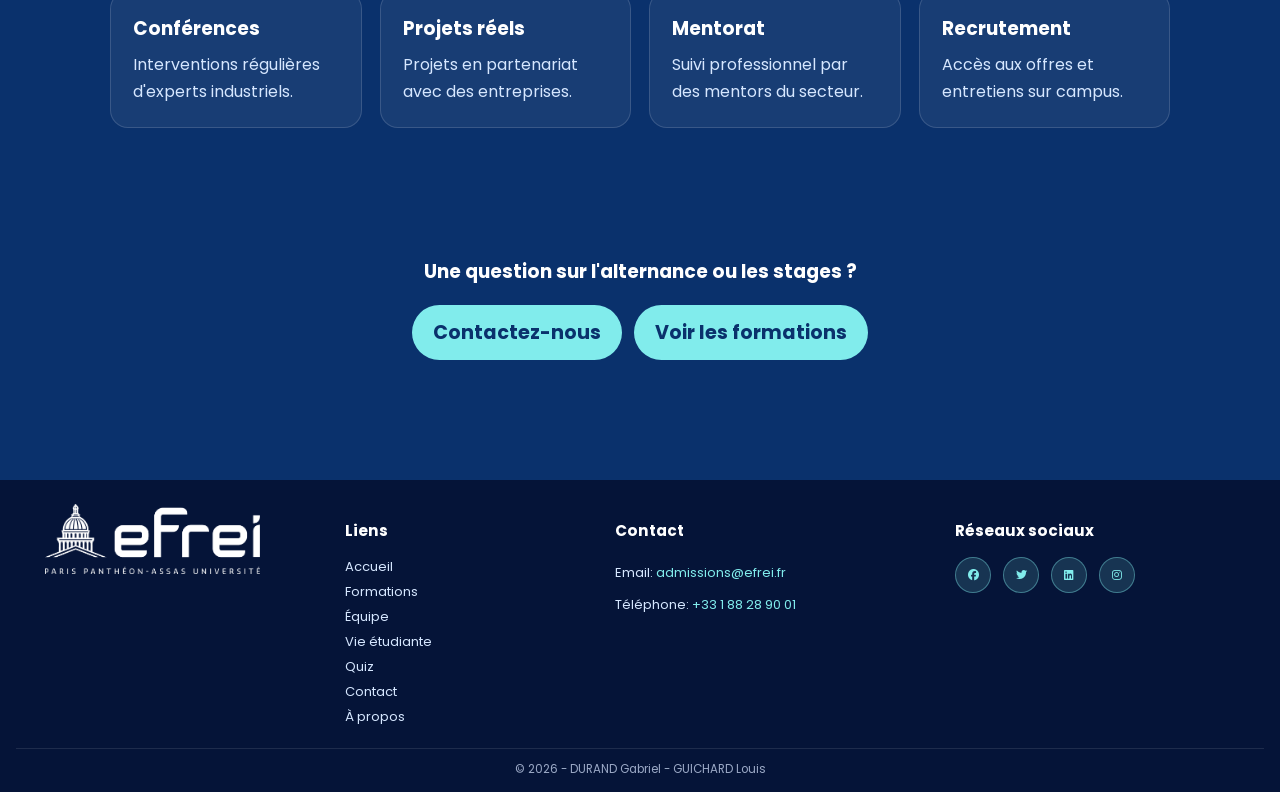
<file: html/partenariats.html>
<!DOCTYPE html>
<html lang="fr">
<head>
    <meta charset="UTF-8">
    <meta name="viewport" content="width=device-width, initial-scale=1.0">
    <title>Partenariats & professionnalisation</title>
    <link rel="stylesheet" href="../css/style.css">
    <link rel="stylesheet" href="../css/_append.css">
    <link rel="stylesheet" href="https://cdnjs.cloudflare.com/ajax/libs/font-awesome/6.5.0/css/all.min.css">
</head>
<body class="partners-page">
    <a class="skip-link" href="#main-content">Aller au contenu principal</a>
    <header class="site-header">
        <nav class="header-nav" id="main-nav">
            <a class="logo-link" href="accueil.html">
                <img src="../data/LOGO_EFREI-PRINT_EFREI-WEB.png" alt="Logo EFREI" class="logo">
            </a>
            <a href="accueil.html">Accueil</a>
            <a href="formations.html">Formations</a>
            <a href="equipe.html">Équipe</a>
            <a href="vie-etudiante.html">Vie étudiante</a>
            <a href="partenariats.html">Partenariats</a>
            <a href="admissions.html">Admissions</a>
            <a href="contact.html">Contact</a>
            <a href="quiz.html">Quiz</a>
            <a href="a-propos.html">À propos</a>
            <button class="nav-toggle" aria-label="Ouvrir le menu" aria-expanded="false" aria-controls="main-nav">☰</button>
        </nav>
    </header>

    <main id="main-content" class="page-content team-content partners-content">
        <section class="page-hero team-hero">
            <div class="partners-hero-inner">
                <h1>Partenariats & professionnalisation</h1>
                <p class="lead">Du projet étudiant au premier emploi</p>
            </div>
        </section>

        <section class="partners-metrics">
            <h2>Quelques repères</h2>
            <div class="metrics-grid">
                <article class="metric-card">
                    <h3>+1500</h3>
                    <p>entreprises partenaires</p>
                </article>
                <article class="metric-card">
                    <h3>Stages & Alternance</h3>
                    <p>Opportunités régulières pour les étudiants</p>
                </article>
                <article class="metric-card">
                    <h3>Métiers du numérique</h3>
                    <p>Large spectre : dev, data, cyber, cloud...</p>
                </article>
            </div>
        </section>

        <section class="career-timeline">
            <h2>Parcours vers l'entreprise</h2>
            <div class="timeline">
                <div class="timeline-step">Projets étudiants</div>
                <div class="timeline-step">Stage</div>
                <div class="timeline-step">Alternance</div>
                <div class="timeline-step">Forum entreprises</div>
                <div class="timeline-step">Premier emploi</div>
            </div>
        </section>

        <section class="metiers">
            <h2>Métiers visés</h2>

            <div class="filters">
                <button class="filter-btn active" data-filter="all">Tous</button>
                <button class="filter-btn" data-filter="dev">Dev</button>
                <button class="filter-btn" data-filter="data">Data/IA</button>
                <button class="filter-btn" data-filter="cyber">Cyber</button>
                <button class="filter-btn" data-filter="infra">Infra</button>
                <button class="filter-btn" data-filter="conseil">Conseil</button>
            </div>

            <div class="table-wrap">
                <table class="career-table">
                    <thead>
                        <tr>
                            <th>Métier</th>
                            <th>Compétences clés</th>
                            <th>Formation associée</th>
                            <th>Exemple de mission</th>
                        </tr>
                    </thead>
                    <tbody>
                        <tr data-category="dev">
                            <td>Développeur full-stack</td>
                            <td>HTML/CSS/JS, backend, tests</td>
                            <td>Bachelor / Cycle ingénieur</td>
                            <td>Développer une application web complète</td>
                        </tr>
                        <tr data-category="data">
                            <td>Data Scientist</td>
                            <td>Python, ML, statistiques</td>
                            <td>Spécialisation Data/IA</td>
                            <td>Concevoir un modèle prédictif</td>
                        </tr>
                        <tr data-category="infra">
                            <td>Ingénieur DevOps</td>
                            <td>CI/CD, cloud, containers</td>
                            <td>Cycle ingénieur</td>
                            <td>Automatiser pipelines de déploiement</td>
                        </tr>
                        <tr data-category="conseil">
                            <td>Consultant SI</td>
                            <td>Analyse, architecture, communication</td>
                            <td>Cycle ingénieur</td>
                            <td>Conseiller une transformation digitale</td>
                        </tr>
                        <tr data-category="cyber">
                            <td>Expert cybersécurité</td>
                            <td>Sécurité réseau, pentesting</td>
                            <td>Spécialisation Cyber</td>
                            <td>Auditer et sécuriser un SI</td>
                        </tr>
                        <tr data-category="infra">
                            <td>Administrateur systèmes/réseaux</td>
                            <td>Systèmes, réseaux, monitoring</td>
                            <td>Bachelor / Cycle ingénieur</td>
                            <td>Gérer l'infrastructure d'un site</td>
                        </tr>
                    </tbody>
                </table>
            </div>
        </section>

        <section class="relations">
            <h2>Relations entreprises</h2>
            <div class="company-cards">
                <article class="company-card">
                    <h3>Conférences</h3>
                    <p>Interventions régulières d'experts industriels.</p>
                </article>
                <article class="company-card">
                    <h3>Projets réels</h3>
                    <p>Projets en partenariat avec des entreprises.</p>
                </article>
                <article class="company-card">
                    <h3>Mentorat</h3>
                    <p>Suivi professionnel par des mentors du secteur.</p>
                </article>
                <article class="company-card">
                    <h3>Recrutement</h3>
                    <p>Accès aux offres et entretiens sur campus.</p>
                </article>
            </div>
        </section>

        <section class="partners-cta">
            <h3>Une question sur l'alternance ou les stages ?</h3>
            <div class="cta-buttons">
                <a class="cta-button" href="contact.html">Contactez-nous</a>
                <a class="cta-button" href="formations.html">Voir les formations</a>
            </div>
        </section>
    </main>

    <footer>
        <div class="footer-content">
            <div class="footer-section">
                <img src="../data/LOGO_EFREI-PRINT_EFREI-WEB.png" alt="Logo EFREI" class="footer-logo">
            </div>
            <div class="footer-section">
                <h3>Liens</h3>
                <ul>
                    <li><a href="accueil.html">Accueil</a></li>
                    <li><a href="formations.html">Formations</a></li>
                    <li><a href="equipe.html">Équipe</a></li>
                    <li><a href="vie-etudiante.html">Vie étudiante</a></li>
                    <li><a href="quiz.html">Quiz</a></li>
                    <li><a href="contact.html">Contact</a></li>
                    <li><a href="a-propos.html">À propos</a></li>
                </ul>
            </div>
            <div class="footer-section">
                <h3>Contact</h3>
                <p>Email: <a href="mailto:admissions@efrei.fr">admissions@efrei.fr</a></p>
                <p>Téléphone: <a href="tel:+33188289001">+33 1 88 28 90 01</a></p>
            </div>
            <div class="footer-section">
                <h3>Réseaux sociaux</h3>
                <div class="social-links">
                    <a href="https://www.facebook.com/EfreiParis" target="_blank" rel="noopener noreferrer" aria-label="Suivre EFREI sur Facebook"><i class="fab fa-facebook"></i></a>
                    <a href="https://twitter.com/efrei_paris" target="_blank" rel="noopener noreferrer" aria-label="Suivre EFREI sur Twitter"><i class="fab fa-twitter"></i></a>
                    <a href="https://www.linkedin.com/school/efrei/" target="_blank" rel="noopener noreferrer" aria-label="Suivre EFREI sur LinkedIn"><i class="fab fa-linkedin"></i></a>
                    <a href="https://www.instagram.com/efrei_paris/" target="_blank" rel="noopener noreferrer" aria-label="Suivre EFREI sur Instagram"><i class="fab fa-instagram"></i></a>
                </div>
            </div>
        </div>
        <div class="footer-bottom">
            <p>&copy; 2026 - DURAND Gabriel - GUICHARD Louis</p>
        </div>
    </footer>

    <button id="chatbot-bubble" title="Assistant EFREI">💬</button>
    <div id="chatbot-container">
        <div class="chatbot-header">
            <h3>Assistant EFREI</h3>
            <button id="chatbot-close">&times;</button>
        </div>
        <div id="chatbot-messages"></div>
        <div class="chatbot-quick-buttons">
            <button class="chatbot-quick-btn" data-question="Parlez-moi des formations">Formations</button>
            <button class="chatbot-quick-btn" data-question="Qui sont les enseignants ?">Équipe</button>
            <button class="chatbot-quick-btn" data-question="Quelle est la vie étudiante ?">Vie étudiante</button>
            <button class="chatbot-quick-btn" data-question="Comment vous contacter ?">Contact</button>
            <button class="chatbot-quick-btn" data-question="Y a-t-il un quiz ?">Quiz</button>
        </div>
        <form id="chatbot-form">
            <input type="text" id="chatbot-input" placeholder="Votre question..." required>
            <button type="submit" class="chatbot-send-btn">→</button>
        </form>
    </div>

    <script src="../js/navigation.js"></script>
    <script src="../js/partners.js"></script>
    <script src="../js/quickCards.js"></script>
    <script src="../js/chatbot.js"></script>
</body>
</html>
</file>
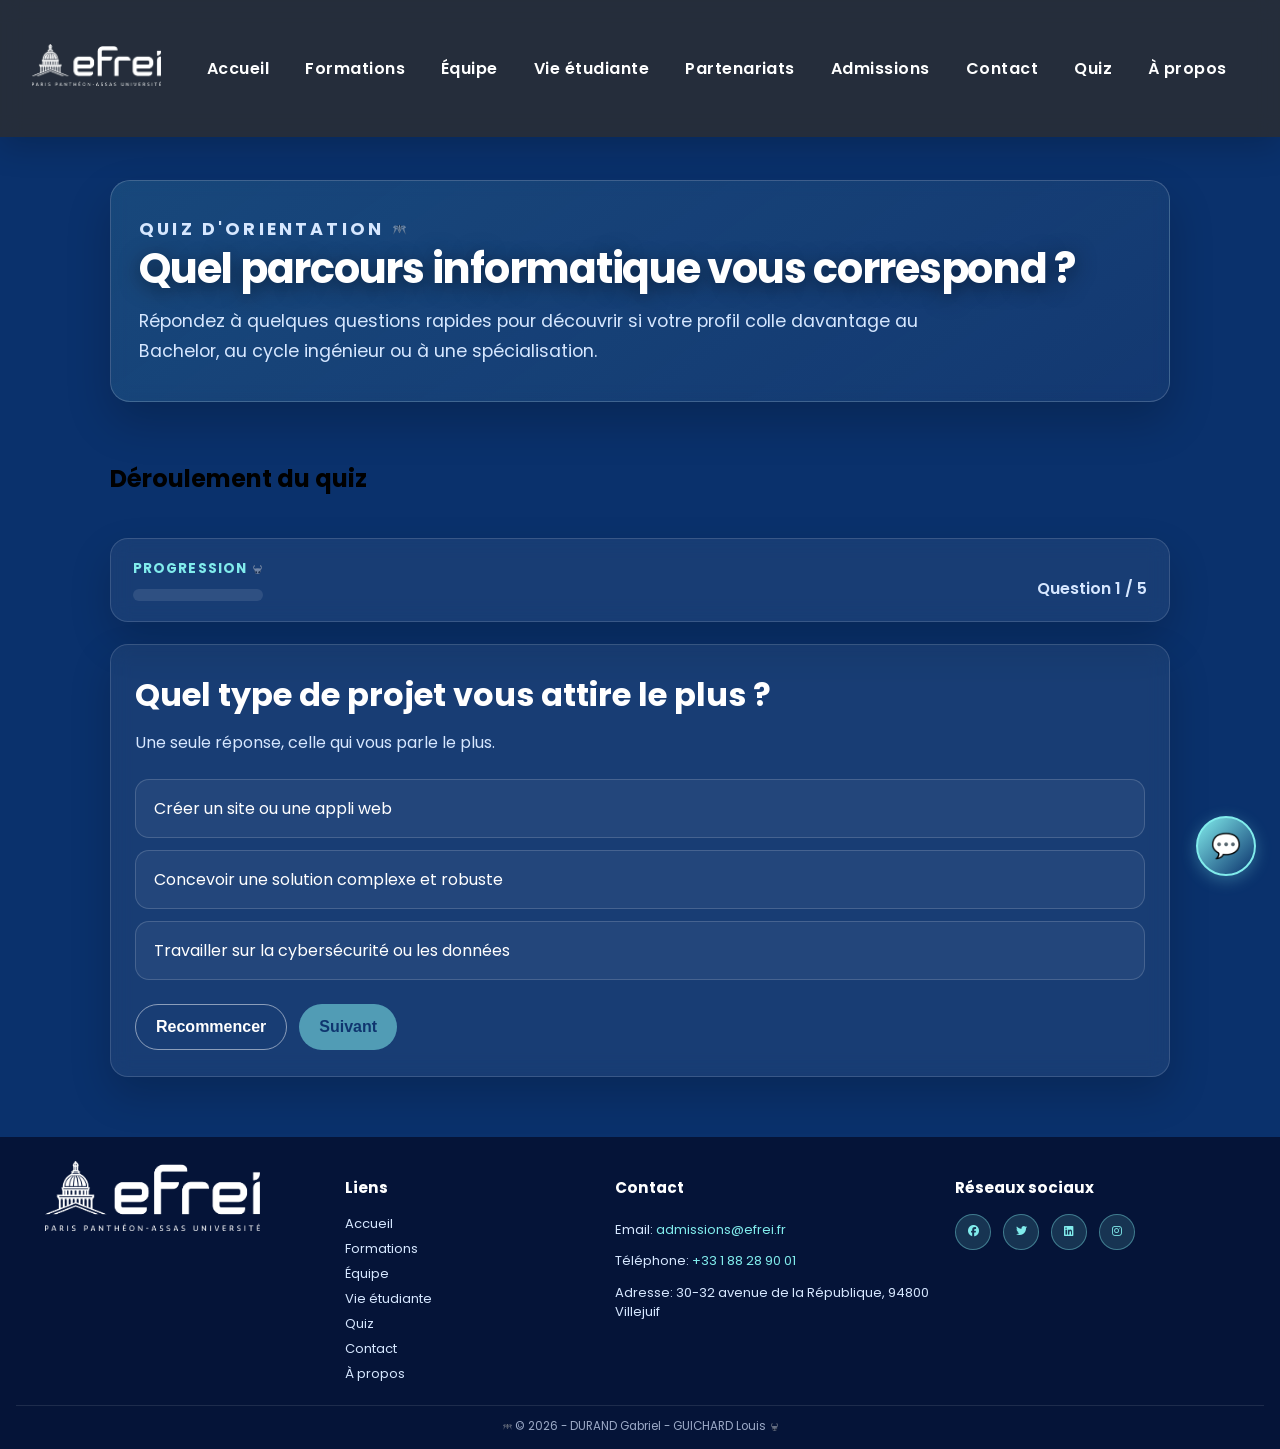
<file: html/quiz.html>
<!DOCTYPE html>
<html lang="fr">
<head>
    <meta charset="UTF-8">
    <meta name="viewport" content="width=device-width, initial-scale=1.0">
    <title>Quiz d'orientation</title>
    <link rel="stylesheet" href="../css/style.css">
    <link rel="stylesheet" href="../css/_append.css">
    <link rel="stylesheet" href="https://cdnjs.cloudflare.com/ajax/libs/font-awesome/6.5.0/css/all.min.css">
</head>
<body class="quiz-page">
    <header class="site-header">
        <nav class="header-nav" id="main-nav">
            <a class="logo-link" href="accueil.html">
                <img src="../data/LOGO_EFREI-PRINT_EFREI-WEB.png" alt="Logo EFREI" class="logo">
            </a>
            <a href="accueil.html">Accueil</a>
            <a href="formations.html">Formations</a>
            <a href="equipe.html">Équipe</a>
            <a href="vie-etudiante.html">Vie étudiante</a>
            <a href="partenariats.html">Partenariats</a>
            <a href="admissions.html">Admissions</a>
            <a href="contact.html">Contact</a>
            <a href="quiz.html">Quiz</a>
            <a href="a-propos.html">À propos</a>
            <button class="nav-toggle" aria-label="Ouvrir le menu" aria-expanded="false" aria-controls="main-nav">☰</button>
        </nav>
    </header>

    <main class="page-content quiz-content">
        <section class="page-hero quiz-hero">
            <p class="section-subtitle">QUIZ D'ORIENTATION <img class="easteregg-mark" src="../data/EasterEgg1.png" alt="" aria-hidden="true"></p>
            <h1>Quel parcours informatique vous correspond ?</h1>
            <p>
                Répondez à quelques questions rapides pour découvrir si votre profil
                colle davantage au Bachelor, au cycle ingénieur ou à une spécialisation.
            </p>
        </section>

        <section class="quiz-panel">
            <h2>Déroulement du quiz</h2>
            <div class="quiz-topbar">
                <div>
                    <p class="quiz-kicker">Progression <img class="easteregg-mark" src="../data/EasterEgg2.png" alt="" aria-hidden="true"></p>
                    <div class="quiz-progress" role="group" aria-label="Progression du quiz">
                        <div class="quiz-progress-bar" id="quiz-progress-bar"></div>
                    </div>
                </div>
                <p class="quiz-counter" id="quiz-counter">Question 1 / 5</p>
            </div>

            <article class="quiz-card" id="quiz-card">
                <h2 id="quiz-question">Question</h2>
                <p class="quiz-help" id="quiz-help">Choisissez la réponse qui vous ressemble le plus.</p>
                <div class="quiz-options" id="quiz-options"></div>
                <div class="quiz-actions">
                    <button class="quiz-button ghost" id="quiz-restart" type="button">Recommencer</button>
                    <button class="quiz-button" id="quiz-next" type="button" disabled>Suivant</button>
                </div>
            </article>

            <article class="quiz-result" id="quiz-result" hidden>
                <p class="quiz-result-label">Résultat</p>
                <h2 id="quiz-result-title">Votre parcours recommandé</h2>
                <p id="quiz-result-text"></p>
                <ul id="quiz-result-points"></ul>
                <div class="quiz-actions">
                    <button class="quiz-button ghost" id="quiz-again" type="button">Refaire le quiz</button>
                    <a class="quiz-button" href="formations.html">Voir les formations</a>
                </div>
            </article>
        </section>
    </main>

    <footer>
        <div class="footer-content">
            <div class="footer-section">
                <img src="../data/LOGO_EFREI-PRINT_EFREI-WEB.png" alt="Logo EFREI" class="footer-logo">
            </div>
            <div class="footer-section">
                <h3>Liens</h3>
                <ul>
                    <li><a href="accueil.html">Accueil</a></li>
                    <li><a href="formations.html">Formations</a></li>
                    <li><a href="equipe.html">Équipe</a></li>
                    <li><a href="vie-etudiante.html">Vie étudiante</a></li>
                    <li><a href="quiz.html">Quiz</a></li>
                    <li><a href="contact.html">Contact</a></li>
                    <li><a href="a-propos.html">À propos</a></li>
                </ul>
            </div>
            <div class="footer-section">
                <h3>Contact</h3>
                <p>Email: <a href="mailto:admissions@efrei.fr">admissions@efrei.fr</a></p>
                <p>Téléphone: <a href="tel:+33188289001">+33 1 88 28 90 01</a></p>
                <p>Adresse: 30-32 avenue de la République, 94800 Villejuif</p>
            </div>
            <div class="footer-section">
                <h3>Réseaux sociaux</h3>
                <div class="social-links">
                    <a href="https://www.facebook.com/EfreiParis" target="_blank" aria-label="Suivre EFREI sur Facebook"><i class="fab fa-facebook"></i></a>
                    <a href="https://twitter.com/efrei_paris" target="_blank" aria-label="Suivre EFREI sur Twitter"><i class="fab fa-twitter"></i></a>
                    <a href="https://www.linkedin.com/school/efrei/" target="_blank" aria-label="Suivre EFREI sur LinkedIn"><i class="fab fa-linkedin"></i></a>
                    <a href="https://www.instagram.com/efrei_paris/" target="_blank" aria-label="Suivre EFREI sur Instagram"><i class="fab fa-instagram"></i></a>
                </div>
            </div>
        </div>
        <div class="footer-bottom">
            <p><img class="easteregg-mark" src="../data/EasterEgg1.png" alt="" aria-hidden="true"> &copy; 2026 - DURAND Gabriel - GUICHARD Louis <img class="easteregg-mark" src="../data/EasterEgg2.png" alt="" aria-hidden="true"></p>
        </div>
    </footer>
    <script src="../js/quiz.js"></script>

    <button id="chatbot-bubble" title="Assistant EFREI">💬</button>
    <div id="chatbot-container">
        <div class="chatbot-header">
            <h3>Assistant EFREI</h3>
            <button id="chatbot-close">&times;</button>
        </div>
        <div id="chatbot-messages"></div>
        <div class="chatbot-quick-buttons">
            <button class="chatbot-quick-btn" data-question="Parlez-moi des formations">Formations</button>
            <button class="chatbot-quick-btn" data-question="Qui sont les enseignants ?">Équipe</button>
            <button class="chatbot-quick-btn" data-question="Quelle est la vie étudiante ?">Vie étudiante</button>
            <button class="chatbot-quick-btn" data-question="Comment vous contacter ?">Contact</button>
            <button class="chatbot-quick-btn" data-question="Y a-t-il un quiz ?">Quiz</button>
        </div>
        <form id="chatbot-form">
            <input type="text" id="chatbot-input" placeholder="Votre question..." required>
            <button type="submit" class="chatbot-send-btn">→</button>
        </form>
    </div>

    <script src="../js/navigation.js"></script>
    <script src="../js/chatbot.js"></script>
</body>
</html>
</file>
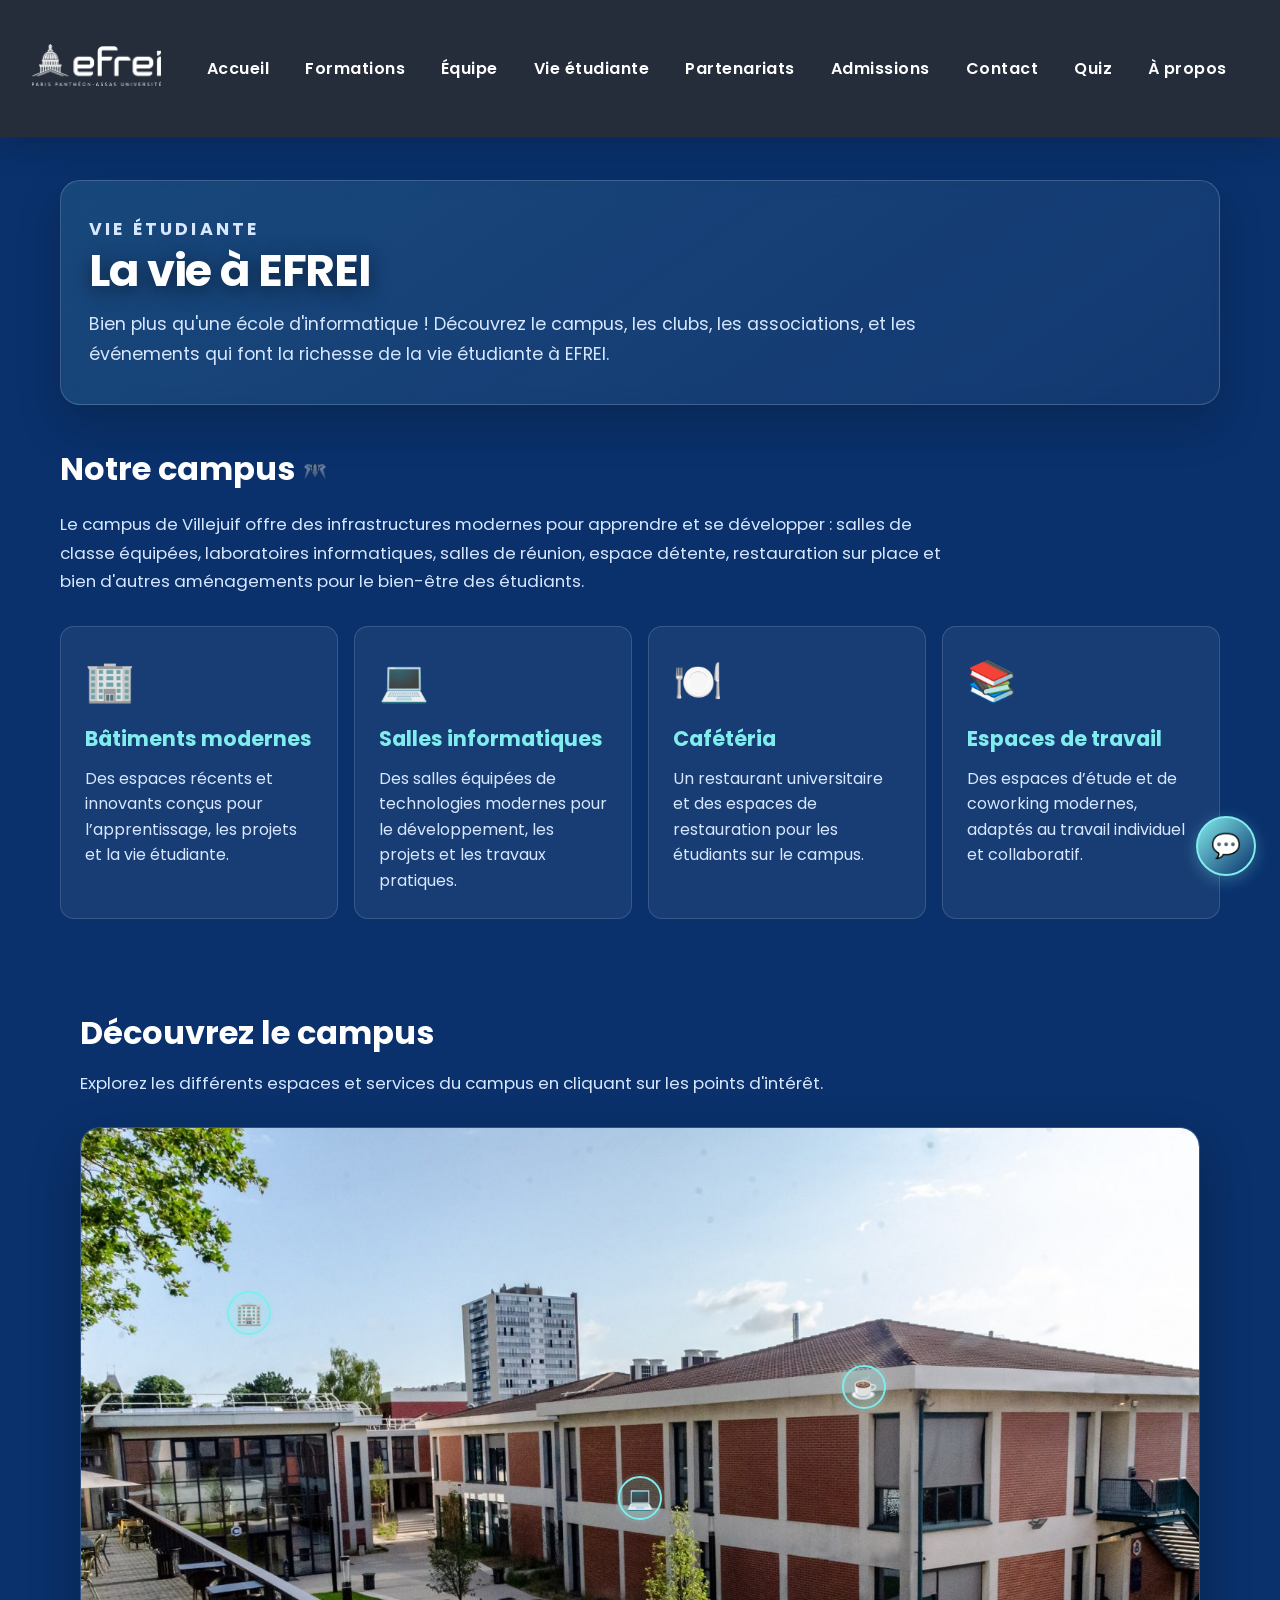
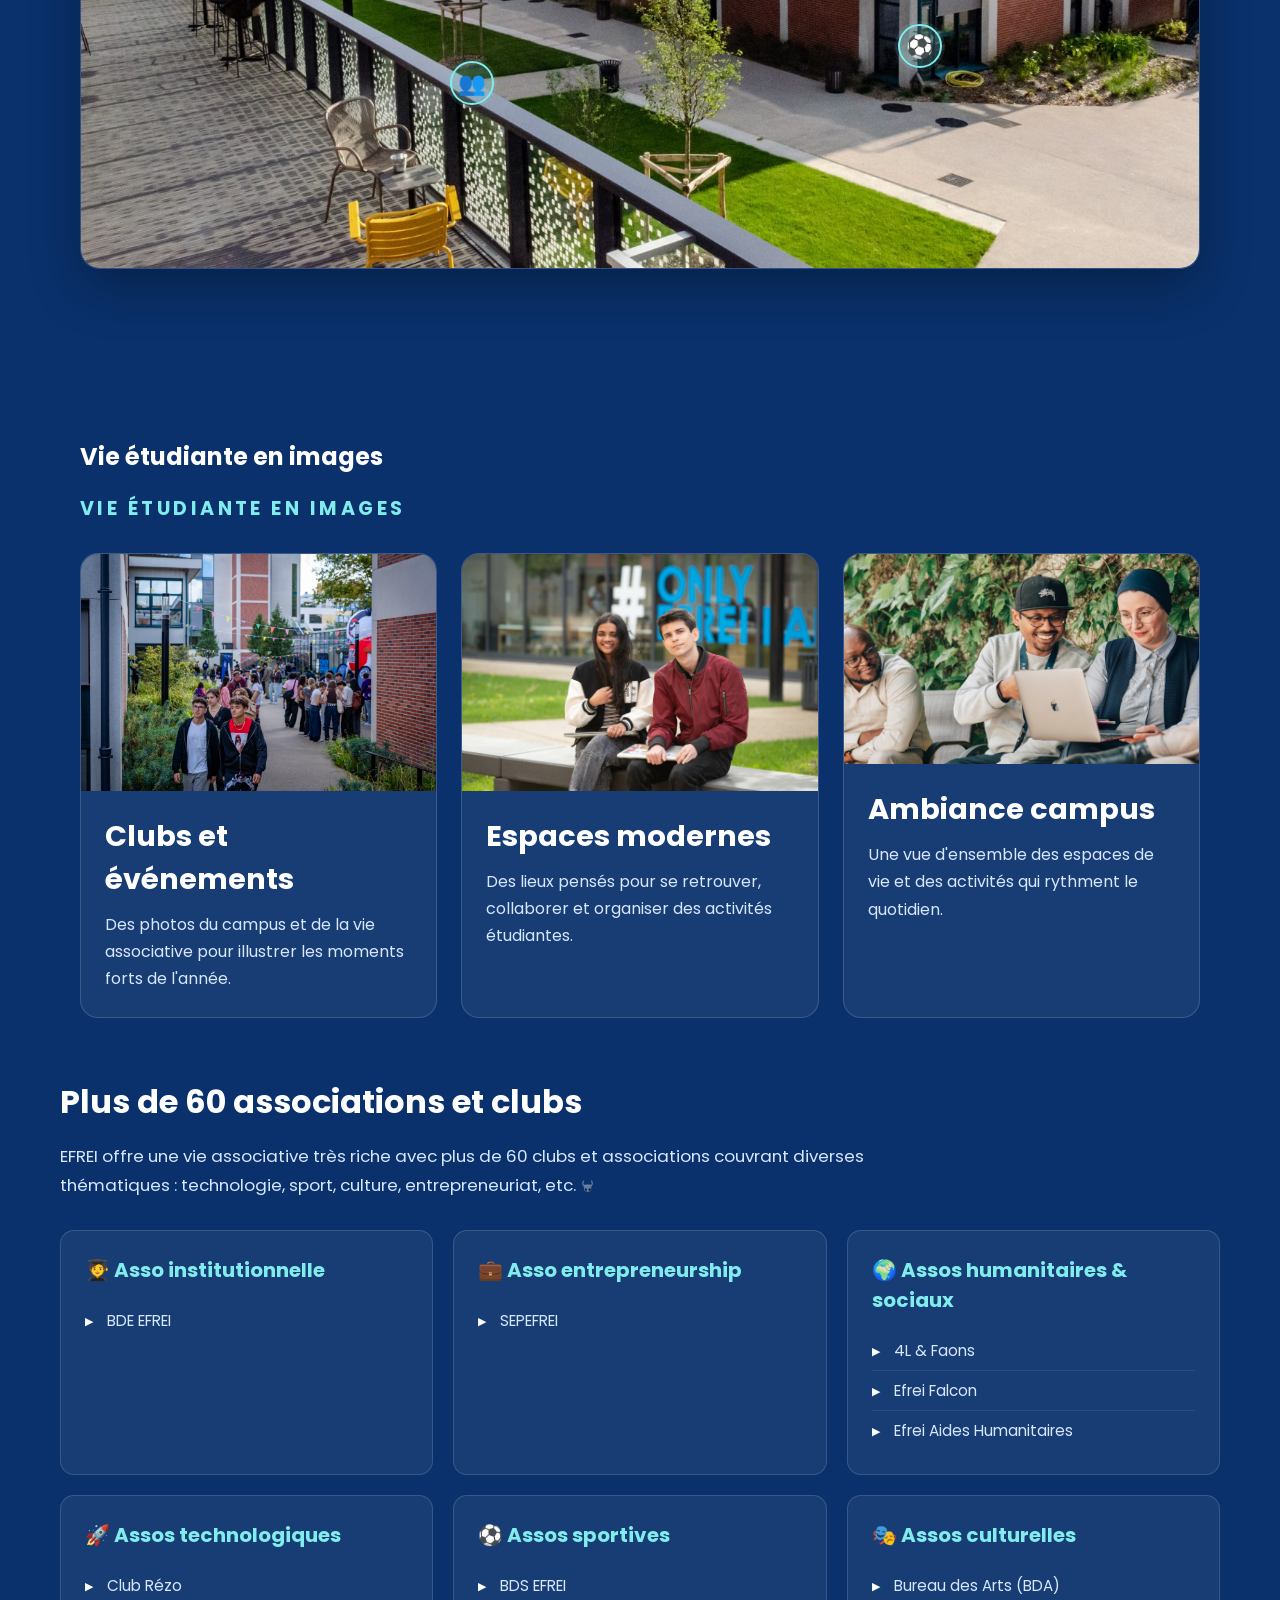
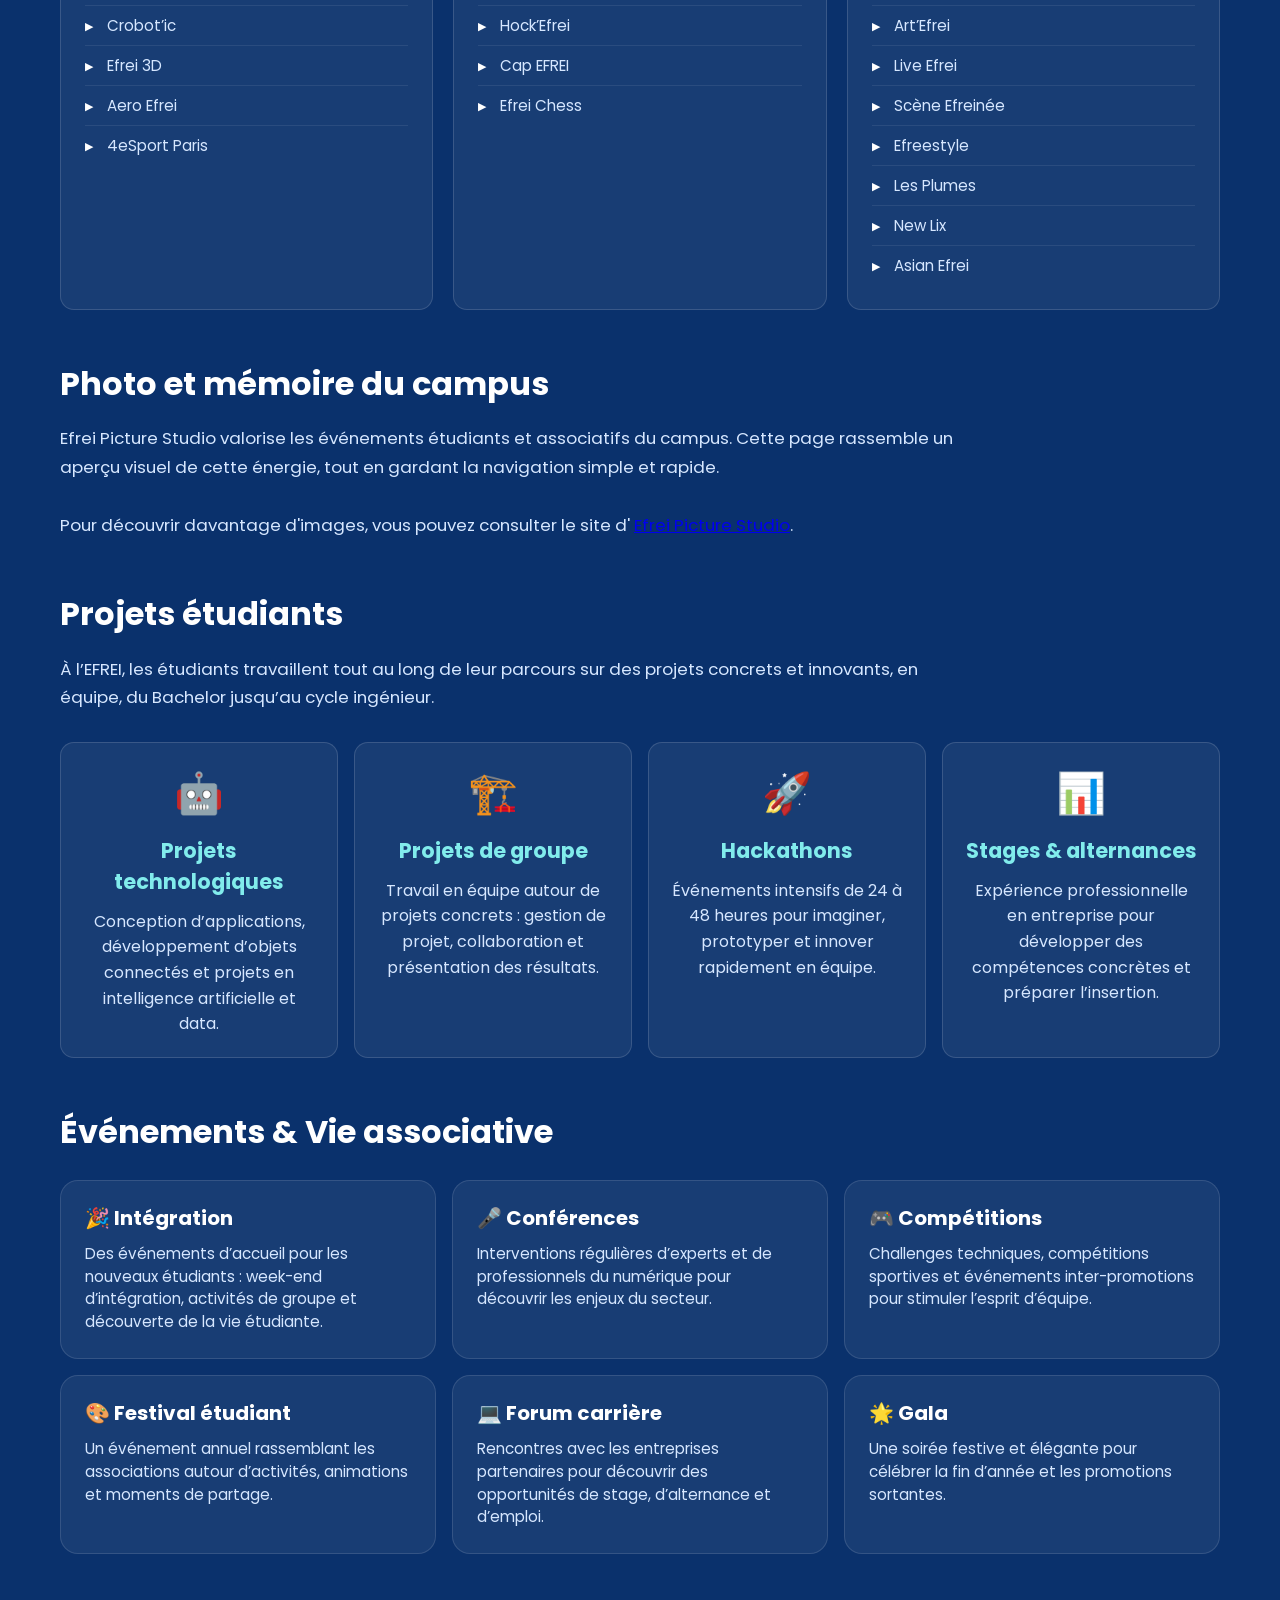
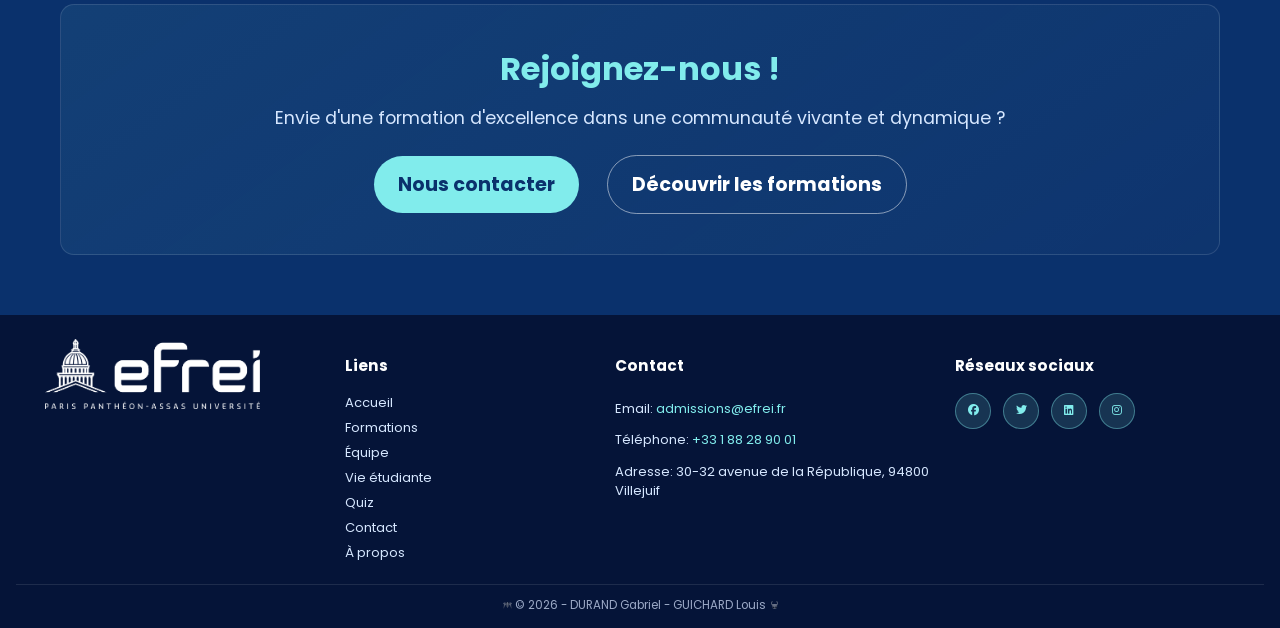
<file: html/vie-etudiante.html>
<!DOCTYPE html>
<html lang="fr">
<head>
    <meta charset="UTF-8">
    <meta name="viewport" content="width=device-width, initial-scale=1.0">
    <title>Vie étudiante</title>
    <link rel="stylesheet" href="../css/style.css">
    <link rel="stylesheet" href="../css/_append.css">
    <link rel="stylesheet" href="https://cdnjs.cloudflare.com/ajax/libs/font-awesome/6.5.0/css/all.min.css">
</head>
<body class="student-life-page">
    <header class="site-header">
        <nav class="header-nav" id="main-nav">
            <a class="logo-link" href="accueil.html">
                <img src="../data/LOGO_EFREI-PRINT_EFREI-WEB.png" alt="Logo EFREI" class="logo">
            </a>
            <a href="accueil.html">Accueil</a>
            <a href="formations.html">Formations</a>
            <a href="equipe.html">Équipe</a>
            <a href="vie-etudiante.html">Vie étudiante</a>
            <a href="partenariats.html">Partenariats</a>
            <a href="admissions.html">Admissions</a>
            <a href="contact.html">Contact</a>
            <a href="quiz.html">Quiz</a>
            <a href="a-propos.html">À propos</a>
            <button class="nav-toggle" aria-label="Ouvrir le menu" aria-expanded="false" aria-controls="main-nav">☰</button>
        </nav>
    </header>

    <main class="page-content student-life-content">
        <section class="page-hero student-hero">
            <p class="section-subtitle">VIE ÉTUDIANTE</p>
            <h1>La vie à EFREI</h1>
            <p>
                Bien plus qu'une école d'informatique ! Découvrez le campus, les clubs, les associations,
                et les événements qui font la richesse de la vie étudiante à EFREI.
            </p>
        </section>

        <section class="student-section">
            <h2>Notre campus <img class="easteregg-mark" src="../data/EasterEgg1.png" alt="" aria-hidden="true"></h2>
            <p>
                Le campus de Villejuif offre des infrastructures modernes pour apprendre et se développer :
                salles de classe équipées, laboratoires informatiques, salles de réunion, espace détente,
                restauration sur place et bien d'autres aménagements pour le bien-être des étudiants.
            </p>
            <div class="facilities-grid">
                <article class="facility-card">
                    <div class="facility-icon">🏢</div>
                    <h3>Bâtiments modernes</h3>
                    <p>Des espaces récents et innovants conçus pour l’apprentissage, les projets et la vie étudiante.</p>
                </article>
                <article class="facility-card">
                    <div class="facility-icon">💻</div>
                    <h3>Salles informatiques</h3>
                    <p>Des salles équipées de technologies modernes pour le développement, les projets et les travaux pratiques.</p>
                </article>
                <article class="facility-card">
                    <div class="facility-icon">🍽️</div>
                    <h3>Cafétéria</h3>
                    <p>Un restaurant universitaire et des espaces de restauration pour les étudiants sur le campus.</p>
                </article>
                <article class="facility-card">
                    <div class="facility-icon">📚</div>
                    <h3>Espaces de travail</h3>
                    <p>Des espaces d’étude et de coworking modernes, adaptés au travail individuel et collaboratif.</p>
                </article>
            </div>
        </section>

        <section class="student-section campus-hotspots">
            <h2>Découvrez le campus</h2>
            <p>Explorez les différents espaces et services du campus en cliquant sur les points d'intérêt.</p>
            <div class="campus-map-container">
                <img src="../data/Efrei-campus.jpg" alt="Plan du campus EFREI" class="campus-map">
            </div>
        </section>

        <section class="quick-section">
            <h2>Vie étudiante en images</h2>
            <p class="section-subtitle">Vie étudiante en images</p>
            <div class="quick-grid">
                <article class="quick-card">
                    <div class="quick-card-media">
                        <img src="../data/Efrei-vie-etudiante.jpg" alt="Vie étudiante EFREI sur le campus">
                    </div>
                    <div class="quick-card-content">
                        <h3>Clubs et événements</h3>
                        <p>Des photos du campus et de la vie associative pour illustrer les moments forts de l'année.</p>
                    </div>
                </article>
                <article class="quick-card">
                    <div class="quick-card-media">
                        <img src="../data/efrei-etudiants-lab.jpg" alt="Espaces modernes pour la vie étudiante EFREI">
                    </div>
                    <div class="quick-card-content">
                        <h3>Espaces modernes</h3>
                        <p>Des lieux pensés pour se retrouver, collaborer et organiser des activités étudiantes.</p>
                    </div>
                </article>
                <article class="quick-card">
                    <div class="quick-card-media">
                        <img src="../data/efrei-campus-life.jpg" alt="Ambiance campus EFREI et association photo">
                    </div>
                    <div class="quick-card-content">
                        <h3>Ambiance campus</h3>
                        <p>Une vue d'ensemble des espaces de vie et des activités qui rythment le quotidien.</p>
                    </div>
                </article>
            </div>
        </section>

        <section class="student-section">
            <h2>Plus de 60 associations et clubs</h2>
            <p>
                EFREI offre une vie associative très riche avec plus de 60 clubs et associations
                couvrant diverses thématiques : technologie, sport, culture, entrepreneuriat, etc. <img class="easteregg-mark" src="../data/EasterEgg2.png" alt="" aria-hidden="true">
            </p>

            <div class="clubs-showcase">
                <article class="club-category">
                    <h3>🧑‍🎓 Asso institutionnelle</h3>
                    <ul>
                        <li><a href="https://linktr.ee/bdeefrei" target="_blank">BDE EFREI</a></li>
                    </ul>
                </article>

                <article class="club-category">
                    <h3>💼 Asso entrepreneurship</h3>
                    <ul>
                        <li><a href="https://www.instagram.com/sepefrei" target="_blank" rel="noopener noreferrer">SEPEFREI</a></li>
                    </ul>
                </article>

                <article class="club-category">
                    <h3>🌍 Assos humanitaires &amp; sociaux</h3>
                    <ul>
                        <li><a href="https://www.instagram.com/4l.et.faons" target="_blank">4L & Faons</a></li>
                        <li><a href="https://www.instagram.com/efreifalcon" target="_blank">Efrei Falcon</a></li>
                        <li><a href="https://www.instagram.com/eah.officiel" target="_blank">Efrei Aides Humanitaires</a></li>
                    </ul>
                </article>

                <article class="club-category">
                    <h3>🚀 Assos technologiques</h3>
                    <ul>
                        <li><a href="https://linktr.ee/club_rezo" target="_blank">Club Rézo</a></li>
                        <li><a href="https://www.instagram.com/efreicrobotic" target="_blank">Crobot’ic</a></li>
                        <li><a href="https://www.instagram.com/efrei3d" target="_blank">Efrei 3D</a></li>
                        <li><a href="https://www.instagram.com/aeroefrei" target="_blank">Aero Efrei</a></li>
                        <li><a href="https://www.instagram.com/4esport_efrei" target="_blank">4eSport Paris</a></li>
                    </ul>
                </article>

                <article class="club-category">
                    <h3>⚽ Assos sportives</h3>
                    <ul>
                        <li><a href="https://www.bds-efrei.fr/" target="_blank" rel="noopener noreferrer">BDS EFREI</a></li>
                        <li><a href="https://www.instagram.com/hockefrei" target="_blank" rel="noopener noreferrer">Hock’Efrei</a></li>
                        <li><a href="https://www.instagram.com/capefrei" target="_blank" rel="noopener noreferrer">Cap EFREI</a></li>
                        <li><a href="https://www.instagram.com/efrei_chess" target="_blank" rel="noopener noreferrer">Efrei Chess</a></li>
                    </ul>
                </article>

                <article class="club-category">
                    <h3>🎭 Assos culturelles</h3>
                    <ul>
                        <li><a href="https://www.bda-efrei.fr/" target="_blank">Bureau des Arts (BDA)</a></li>
                        <li><a href="https://instagram.com/artefrei" target="_blank">Art’Efrei</a></li>
                        <li><a href="https://instagram.com/live.efrei" target="_blank">Live Efrei</a></li>
                        <li><a href="https://www.instagram.com/scene_efreinee" target="_blank">Scène Efreinée</a></li>
                        <li><a href="https://www.instagram.com/efreestyle_efrei" target="_blank">Efreestyle</a></li>
                        <li><a href="https://instagram.com/lesplumes.efrei" target="_blank">Les Plumes</a></li>
                        <li><a href="https://instagram.com/new.lixx" target="_blank">New Lix</a></li>
                        <li><a href="https://asianefrei.org/" target="_blank">Asian Efrei</a></li>
                    </ul>
                </article>
            </div>
        </section>

        <section class="student-section">
            <h2>Photo et mémoire du campus</h2>
            <p>
                Efrei Picture Studio valorise les événements étudiants et associatifs du campus. Cette page rassemble un aperçu visuel de cette énergie, tout en gardant la navigation simple et rapide.
            </p>
            <p>
                Pour découvrir davantage d'images, vous pouvez consulter le site d' <a href="https://efreipicturestudio.fr/" target="_blank" rel="noopener noreferrer">Efrei Picture Studio</a>.
            </p>
        </section>

        <section class="student-section">
            <h2>Projets étudiants</h2>
            <p>
                À l’EFREI, les étudiants travaillent tout au long de leur parcours sur des projets concrets et innovants,
                en équipe, du Bachelor jusqu’au cycle ingénieur.
            </p>

            <div class="projects-grid">

                <article class="project-card">
                    <div class="project-icon">🤖</div>
                    <h3>Projets technologiques</h3>
                    <p>Conception d’applications, développement d’objets connectés et projets en intelligence artificielle et data.</p>
                </article>

                <article class="project-card">
                    <div class="project-icon">🏗️</div>
                    <h3>Projets de groupe</h3>
                    <p>Travail en équipe autour de projets concrets : gestion de projet, collaboration et présentation des résultats.</p>
                </article>

                <article class="project-card">
                    <div class="project-icon">🚀</div>
                    <h3>Hackathons</h3>
                    <p>Événements intensifs de 24 à 48 heures pour imaginer, prototyper et innover rapidement en équipe.</p>
                </article>

                <article class="project-card">
                    <div class="project-icon">📊</div>
                    <h3>Stages &amp; alternances</h3>
                    <p>Expérience professionnelle en entreprise pour développer des compétences concrètes et préparer l’insertion.</p>
                </article>

            </div>
        </section>

        <section class="student-section">
            <h2>Événements &amp; Vie associative</h2>
            <div class="events-grid">
                <article class="event-card">
                    <h3>🎉 Intégration</h3>
                    <p>Des événements d’accueil pour les nouveaux étudiants : week-end d’intégration, activités de groupe et découverte de la vie étudiante.</p>
                </article>

                <article class="event-card">
                    <h3>🎤 Conférences</h3>
                    <p>Interventions régulières d’experts et de professionnels du numérique pour découvrir les enjeux du secteur.</p>
                </article>

                <article class="event-card">
                    <h3>🎮 Compétitions</h3>
                    <p>Challenges techniques, compétitions sportives et événements inter-promotions pour stimuler l’esprit d’équipe.</p>
                </article>

                <article class="event-card">
                    <h3>🎨 Festival étudiant</h3>
                    <p>Un événement annuel rassemblant les associations autour d’activités, animations et moments de partage.</p>
                </article>

                <article class="event-card">
                    <h3>💻 Forum carrière</h3>
                    <p>Rencontres avec les entreprises partenaires pour découvrir des opportunités de stage, d’alternance et d’emploi.</p>
                </article>

                <article class="event-card">
                    <h3>🌟 Gala</h3>
                    <p>Une soirée festive et élégante pour célébrer la fin d’année et les promotions sortantes.</p>
                </article>

            </div>
        </section>

        <section class="student-cta">
            <h2>Rejoignez-nous !</h2>
            <p>Envie d'une formation d'excellence dans une communauté vivante et dynamique ?</p>
            <a class="cta-button" href="contact.html">Nous contacter</a>
            <a class="cta-button ghost" href="formations.html">Découvrir les formations</a>
        </section>
    </main>

    <footer>
        <div class="footer-content">
            <div class="footer-section">
                <img src="../data/LOGO_EFREI-PRINT_EFREI-WEB.png" alt="Logo EFREI" class="footer-logo">
            </div>
            <div class="footer-section">
                <h3>Liens</h3>
                <ul>
                    <li><a href="accueil.html">Accueil</a></li>
                    <li><a href="formations.html">Formations</a></li>
                    <li><a href="equipe.html">Équipe</a></li>
                    <li><a href="vie-etudiante.html">Vie étudiante</a></li>
                    <li><a href="quiz.html">Quiz</a></li>
                    <li><a href="contact.html">Contact</a></li>
                    <li><a href="a-propos.html">À propos</a></li>
                </ul>
            </div>
            <div class="footer-section">
                <h3>Contact</h3>
                <p>Email: <a href="mailto:admissions@efrei.fr">admissions@efrei.fr</a></p>
                <p>Téléphone: <a href="tel:+33188289001">+33 1 88 28 90 01</a></p>
                <p>Adresse: 30-32 avenue de la République, 94800 Villejuif</p>
            </div>
            <div class="footer-section">
                <h3>Réseaux sociaux</h3>
                <div class="social-links">
                    <a href="https://www.facebook.com/EfreiParis" target="_blank" aria-label="Suivre EFREI sur Facebook"><i class="fab fa-facebook"></i></a>
                    <a href="https://twitter.com/efrei_paris" target="_blank" aria-label="Suivre EFREI sur Twitter"><i class="fab fa-twitter"></i></a>
                    <a href="https://www.linkedin.com/school/efrei/" target="_blank" aria-label="Suivre EFREI sur LinkedIn"><i class="fab fa-linkedin"></i></a>
                    <a href="https://www.instagram.com/efrei_paris/" target="_blank" aria-label="Suivre EFREI sur Instagram"><i class="fab fa-instagram"></i></a>
                </div>
            </div>
        </div>
        <div class="footer-bottom">
            <p><img class="easteregg-mark" src="../data/EasterEgg1.png" alt="" aria-hidden="true"> &copy; 2026 - DURAND Gabriel - GUICHARD Louis <img class="easteregg-mark" src="../data/EasterEgg2.png" alt="" aria-hidden="true"></p>
        </div>
    </footer>

    <button id="chatbot-bubble" title="Assistant EFREI">💬</button>
    <div id="chatbot-container">
        <div class="chatbot-header">
            <h3>Assistant EFREI</h3>
            <button id="chatbot-close">&times;</button>
        </div>
        <div id="chatbot-messages"></div>
        <div class="chatbot-quick-buttons">
            <button class="chatbot-quick-btn" data-question="Parlez-moi des formations">Formations</button>
            <button class="chatbot-quick-btn" data-question="Qui sont les enseignants ?">Équipe</button>
            <button class="chatbot-quick-btn" data-question="Quelle est la vie étudiante ?">Vie étudiante</button>
            <button class="chatbot-quick-btn" data-question="Comment vous contacter ?">Contact</button>
            <button class="chatbot-quick-btn" data-question="Y a-t-il un quiz ?">Quiz</button>
        </div>
        <form id="chatbot-form">
            <input type="text" id="chatbot-input" placeholder="Votre question..." required>
            <button type="submit" class="chatbot-send-btn">→</button>
        </form>
    </div>

    <script src="../js/navigation.js"></script>
    <script src="../js/campus-projects.js"></script>
    <script src="../js/chatbot.js"></script>
</body>
</html>
</file>
<file: css/style.css>
@import url('https://fonts.googleapis.com/css2?family=Poppins:wght@400;600;700&display=swap');

/* ===== Brand tokens and global reset ===== */
:root {
    --efrei-blue: #0A316C;
    --efrei-blue-dark: #051438;
    --efrei-cyan: #81ECEC;
    --efrei-yellow: #FDCB6E;
    --efrei-white: #ffffff;
    --efrei-text-soft: #d6e7ff;
}

*, *::before, *::after {
    box-sizing: border-box;
}

body {
    font-family: 'Poppins', Arial, sans-serif;
    margin: 0;
    padding: 0;
    background-color: #0A316C;
    min-height: 100vh;
    overflow-x: hidden;
}
html {
    overflow-x: hidden;
}

/* ===== Home page sections: stats and quick links ===== */
.accueil-page .hero-section {
    padding-top: 120px;
}
.stats-section {
    padding: 40px 20px 60px;
    max-width: 1200px;
    margin: 0 auto;
    color: #ffffff;
}

@media (max-width: 768px) {
    .stats-section {
        padding: 30px 15px 45px;
    }
}

@media (max-width: 480px) {
    .stats-section {
        padding: 20px 10px 30px;
    }
}
.section-subtitle {
    margin: 0 0 30px;
    font-size: 1.2em;
    font-weight: 700;
    letter-spacing: 0.18em;
    color: #81ECEC;
    text-transform: uppercase;
}

@media (max-width: 480px) {
    .section-subtitle {
        font-size: 1em;
        margin-bottom: 20px;
        letter-spacing: 0.15em;
    }
}
.stats-grid {
    display: grid;
    grid-template-columns: repeat(auto-fit, minmax(220px, 1fr));
    gap: 24px;
}

@media (max-width: 768px) {
    .stats-grid {
        gap: 16px;
        grid-template-columns: repeat(auto-fit, minmax(160px, 1fr));
    }
}

@media (max-width: 480px) {
    .stats-grid {
        grid-template-columns: 1fr;
        gap: 12px;
    }
}
.quick-section {
    padding: 40px 20px 60px;
    max-width: 1200px;
    margin: 0 auto;
    color: #ffffff;
}

@media (max-width: 768px) {
    .quick-section {
        padding: 30px 15px 45px;
    }
}

@media (max-width: 480px) {
    .quick-section {
        padding: 20px 10px 30px;
    }
}
.quick-grid {
    display: grid;
    grid-template-columns: repeat(auto-fit, minmax(220px, 1fr));
    gap: 24px;
}

@media (max-width: 768px) {
    .quick-grid {
        grid-template-columns: repeat(2, 1fr);
        gap: 16px;
    }
}

@media (max-width: 480px) {
    .quick-grid {
        grid-template-columns: 1fr;
        gap: 12px;
    }
}
.quick-card {
    display: flex;
    flex-direction: column;
    position: relative;
    background: rgba(255, 255, 255, 0.06);
    border: 1px solid rgba(255, 255, 255, 0.15);
    border-radius: 18px;
    padding: 0;
    text-decoration: none;
    color: #ffffff;
    overflow: hidden;
    transition: transform 0.3s ease, border-color 0.3s ease, background-color 0.3s ease;
}
.quick-card:hover {
    transform: translateY(-6px);
    border-color: rgba(129, 236, 236, 0.6);
    background: rgba(255, 255, 255, 0.12);
}
.quick-card-media {
    width: 100%;
    min-height: 210px;
    background: linear-gradient(145deg, rgba(129, 236, 236, 0.1), rgba(255, 255, 255, 0.04));
}
.quick-card img,
.quick-card-media img {
    width: 100%;
    height: 100%;
    display: block;
    object-fit: cover;
}
.quick-card-content {
    padding: 24px;
    display: flex;
    flex-direction: column;
    justify-content: space-between;
    min-height: 160px;
}
.quick-card h3 {
    margin: 0 0 10px;
    font-size: 1.8rem;
}

@media (max-width: 768px) {
    .quick-card h3 {
        font-size: 1.4rem;
    }
}

@media (max-width: 480px) {
    .quick-card h3 {
        font-size: 1.2rem;
    }
}
.quick-card p {
    margin: 0;
    color: #d6e7ff;
    font-size: 1em;
    line-height: 1.7;
}

@media (max-width: 480px) {
    .quick-card p {
        font-size: 0.9em;
    }
}
.quick-card-overlay {
    position: absolute;
    top: 0;
    left: 0;
    right: 0;
    bottom: 0;
    background: rgba(10, 49, 108, 0.75);
    display: flex;
    align-items: center;
    justify-content: center;
    font-size: 1.8rem;
    font-weight: 700;
    color: #ffffff;
    opacity: 0;
    transition: opacity 0.3s ease;
    z-index: 5;
    pointer-events: none;
}
.quick-card-overlay.active {
    opacity: 1;
}
.stat-card {
    background: rgba(255, 255, 255, 0.08);
    border: 1px solid rgba(255, 255, 255, 0.12);
    border-radius: 18px;
    padding: 28px 24px;
    backdrop-filter: blur(10px);
    box-shadow: 0 18px 40px rgba(0, 0, 0, 0.2);
    transition: transform 0.3s ease, border-color 0.3s ease;
}
.stat-card:hover {
    transform: translateY(-6px);
    border-color: rgba(129, 236, 236, 0.6);
}
.stat-card h2 {
    margin: 0 0 12px;
    font-size: 4rem;
    color: #ffffff;
    letter-spacing: -0.04em;
    font-weight: 800;
}

@media (max-width: 768px) {
    .stat-card h2 {
        font-size: 3rem;
    }
}

@media (max-width: 480px) {
    .stat-card h2 {
        font-size: 2rem;
    }

    .stat-card {
        padding: 20px 16px;
    }
}
.stat-card p {
    margin: 0;
    color: #d6e7ff;
    font-size: 1.05em;
    line-height: 1.5;
}
/* ===== Home hero and primary navigation ===== */
.hero-section {
    position: relative;
    display: flex;
    flex-direction: column;
    justify-content: space-between;
    min-height: 80vh;
    background: url('../data/Efrei-campus.jpg') no-repeat center/cover;
    background-attachment: fixed;
    padding: 30px 20px 40px;
    border-radius: 0;
    overflow: hidden;
    box-shadow: 0 30px 60px rgba(0, 0, 0, 0.2);
    margin: 0;
    width: 100%;
    max-width: 100%;
}

@media (max-width: 768px) {
    .hero-section {
        background-attachment: scroll;
        min-height: 60vh;
        padding: 20px 15px 30px;
    }
}

@media (max-width: 480px) {
    .hero-section {
        min-height: 50vh;
        padding: 15px 10px 25px;
    }
}
.hero-section::before {
    content: '';
    position: absolute;
    inset: 0;
    background: linear-gradient(180deg, rgba(10, 49, 108, 0.65) 0%, rgba(10, 49, 108, 0.35) 40%, rgba(255, 255, 255, 0.05) 100%);
    z-index: 0;
}
header,
main {
    position: relative;
    z-index: 1;
}
.accueil-page header,
.site-header {
    background: rgba(10, 49, 108, 0.42);
    border: none;
    backdrop-filter: blur(10px);
    color: #ffffff;
    padding: 16px 18px 16px 28px;
    text-align: center;
    position: absolute;
    top: 20px;
    left: 20px;
    right: 20px;
    width: auto;
    font-family: 'Poppins', sans-serif;
}

@media (max-width: 768px) {
    .accueil-page header,
    .site-header {
        padding: 14px 16px;
    }
}

@media (max-width: 480px) {
    .accueil-page header,
    .site-header {
        padding: 12px 12px;
        top: 12px;
        left: 12px;
        right: 12px;
    }
}
.accueil-page header {
    z-index: 20;
    border-radius: 18px;
    transition: background-color 0.3s ease, box-shadow 0.3s ease, width 0.3s ease, left 0.3s ease, right 0.3s ease, top 0.3s ease, border-radius 0.3s ease;
}
.accueil-page.is-scrolled header {
    position: fixed;
    top: 0;
    left: 0;
    right: 0;
    width: 100%;
    border-radius: 0;
    background: rgba(45, 45, 45, 0.78);
    box-shadow: 0 10px 30px rgba(0, 0, 0, 0.18);
}
.header-nav {
    display: flex;
    align-items: center;
    justify-content: flex-start;
    gap: 28px;
    flex-wrap: wrap;
}

@media (max-width: 1200px) {
    .header-nav {
        gap: 16px;
    }
}

@media (max-width: 900px) {
    .header-nav {
        gap: 10px;
    }
}
.logo {
    height: 42px;
    margin-right: 10px;
    width: auto;
    filter: brightness(0) invert(1);
}

@media (max-width: 768px) {
    .logo {
        height: 34px;
    }
}

@media (max-width: 480px) {
    .logo {
        height: 28px;
    }
}
nav {
    margin: 20px 0;
}
nav a {
    margin-right: 15px;
    text-decoration: none;
    color: #ffffff;
    font-weight: 600;
    font-family: 'Poppins', sans-serif;
    letter-spacing: 0.03em;
}

.header-nav a {
    margin-right: 0;
    padding: 6px 10px;
}
nav a:hover {
    color: #81ECEC;
}
main {
    text-align: left;
    align-self: flex-start;
    padding: 40px 30px;
    background: transparent;
    border-radius: 0;
    box-shadow: none;
    margin-top: auto;
    max-width: 600px;
    width: 100%;
}

@media (max-width: 768px) {
    main {
        padding: 30px 20px;
    }
}

@media (max-width: 480px) {
    main {
        padding: 20px 15px;
        max-width: 100%;
    }
}

.page-hero {
    background: linear-gradient(145deg, rgba(129, 236, 236, 0.12), rgba(255, 255, 255, 0.04)) !important;
    border: 1px solid rgba(255, 255, 255, 0.18) !important;
    border-radius: 20px !important;
    padding: 34px 28px !important;
    color: #ffffff !important;
    backdrop-filter: blur(8px) !important;
    box-shadow: 0 20px 45px rgba(0, 0, 0, 0.2) !important;
    margin-top: 40px !important;
    margin-bottom: 40px !important;
}

.page-hero h1 {
    margin: 0 0 14px;
    line-height: 1.15;
    overflow-wrap: anywhere;
    word-break: break-word;
}

.page-hero p {
    margin: 0;
    color: #d6e7ff;
    font-size: 1.1rem;
    line-height: 1.7;
    max-width: 900px;
}

/* Formations page: rounded cards and images */
.formations-grid {
    display: grid;
    grid-template-columns: repeat(auto-fit, minmax(280px, 1fr));
    gap: 24px;
}

.formation-card {
    background: rgba(255, 255, 255, 0.04);
    border: 1px solid rgba(255, 255, 255, 0.06);
    border-radius: 16px;
    overflow: hidden;
    display: flex;
    flex-direction: column;
    transition: transform 0.25s ease, box-shadow 0.25s ease;
}

.formation-card:hover {
    transform: translateY(-6px);
    box-shadow: 0 18px 40px rgba(0,0,0,0.22);
}

.formation-card-media img,
.modern-spaces-content img {
    width: 100%;
    height: 220px;
    object-fit: cover;
    display: block;
}

.formation-card .formation-card-media {
    width: 100%;
}

/* Ensure rounded corners on media within cards */
.formation-card .formation-card-media img {
    border-top-left-radius: 16px;
    border-top-right-radius: 16px;
}

.modern-spaces-content img {
    border-radius: 12px;
}

.about-project-page .page-hero,
.partners-page .page-hero,
.admissions-page .page-hero {
    margin-top: 24px !important;
}

.campus-image {
    width: 100%;
    max-width: 800px;
    height: auto;
    border-radius: 10px;
    margin-bottom: 30px;
}
main h1 {
    font-size: 3.5em;
    color: #ffffff;
    margin-bottom: 30px;
    font-weight: 700;
    font-family: 'Poppins', sans-serif;
    letter-spacing: -0.03em;
    text-shadow: 0 4px 20px rgba(0,0,0,0.5);
    word-wrap: break-word;
    overflow-wrap: break-word;
}

@media (max-width: 768px) {
    main h1 {
        font-size: 2.5em;
    }
}

@media (max-width: 480px) {
    main h1 {
        font-size: 1.8em;
        margin-bottom: 20px;
    }
}
.cta-button {
    display: inline-block;
    background-color: #0A316C;
    color: #ffffff;
    padding: 15px 30px;
    border: none;
    border-radius: 5px;
    font-size: 1.2em;
    font-weight: bold;
    font-family: 'Poppins', sans-serif;
    text-decoration: none;
    cursor: pointer;
    transition: background-color 0.3s;
}

@media (max-width: 480px) {
    .cta-button {
        padding: 12px 20px;
        font-size: 1rem;
    }
}
.cta-button:hover {
    background-color: #062147;
}

/* ===== Shared footer ===== */
footer {
    background-color: #051438;
    color: #ffffff;
    padding: 24px 16px 14px;
    margin-top: 40px;
    font-size: 13px;
}

@media (max-width: 768px) {
    footer {
        padding: 20px 12px 10px;
        font-size: 12px;
        margin-top: 30px;
    }
}

@media (max-width: 480px) {
    footer {
        padding: 16px 10px 8px;
        font-size: 11px;
        margin-top: 20px;
    }
}

.footer-content {
    display: grid;
    grid-template-columns: repeat(auto-fit, minmax(200px, 1fr));
    max-width: 1200px;
    margin: 0 auto 16px;
    gap: 20px;
}

@media (max-width: 768px) {
    .footer-content {
        grid-template-columns: repeat(2, 1fr);
        gap: 14px;
        margin-bottom: 12px;
    }
}

@media (max-width: 480px) {
    .footer-content {
        grid-template-columns: 1fr;
        gap: 10px;
        margin-bottom: 10px;
    }
}

.footer-section {
    display: flex;
    flex-direction: column;
}

.footer-section:first-child {
    margin-right: 60px;
}

.footer-section:nth-child(3) {
    margin-left: -35px;
}

@media (max-width: 768px) {
    .footer-section:first-child {
        margin-right: 0;
    }

    .footer-section:nth-child(3) {
        margin-left: 0;
    }
}

@media (max-width: 480px) {
    .footer-content {
        gap: 15px;
    }

    .footer-section h4 {
        font-size: 1em;
    }
}

.footer-section h4 {
    margin: 0 0 8px;
    font-size: 1em;
    font-weight: 700;
    color: #81ECEC;
    text-transform: uppercase;
    letter-spacing: 0.08em;
}

@media (max-width: 480px) {
    .footer-section h4 {
        margin-bottom: 6px;
        font-size: 0.9em;
        letter-spacing: 0.06em;
    }
}

.footer-logo {
    height: 70px;
    width: auto;
    object-fit: contain;
    filter: brightness(0) invert(1);
    margin-bottom: 8px;
}

@media (max-width: 480px) {
    .footer-logo {
        height: 50px;
        margin-bottom: 6px;
    }
}

.footer-section ul {
    list-style: none;
    padding: 0;
    margin: 0;
}

.footer-section ul li {
    margin-bottom: 5px;
}

@media (max-width: 480px) {
    .footer-section ul li {
        margin-bottom: 4px;
    }
}

.footer-section ul li a {
    color: #d6e7ff;
    text-decoration: none;
    transition: color 0.3s ease;
}

.footer-section ul li a:hover {
    color: #81ECEC;
}

.footer-section p {
    margin: 6px 0;
    color: #d6e7ff;
    line-height: 1.5;
}

@media (max-width: 480px) {
    .footer-section p {
        margin: 4px 0;
        line-height: 1.4;
    }
}

.social-links {
    display: flex;
    gap: 12px;
}

@media (max-width: 480px) {
    .social-links {
        gap: 8px;
    }
}

.social-links a {
    display: inline-flex;
    align-items: center;
    justify-content: center;
    width: 36px;
    height: 36px;
    background: rgba(129, 236, 236, 0.15);
    border: 1px solid rgba(129, 236, 236, 0.4);
    border-radius: 50%;
    color: #81ECEC;
    text-decoration: none;
    transition: background-color 0.3s ease, border-color 0.3s ease;
    font-weight: 600;
    font-size: 0.85em;
}

@media (max-width: 480px) {
    .social-links a {
        width: 32px;
        height: 32px;
        font-size: 0.8em;
    }
}

.social-links a:hover {
    background: rgba(129, 236, 236, 0.3);
    border-color: #81ECEC;
}

.footer-bottom {
    text-align: center;
    padding-top: 12px;
    border-top: 1px solid rgba(255, 255, 255, 0.1);
    color: #9aa8c5;
    font-size: 0.9em;
}

@media (max-width: 480px) {
    .footer-bottom {
        padding-top: 8px;
        font-size: 0.8em;
    }
}

.footer-bottom p {
    margin: 0;
}

/* ===== Small decorative easter egg marks ===== */
.easteregg-mark {
    display: inline-block;
    width: 0.7em;
    height: 0.7em;
    vertical-align: middle;
    opacity: 0.45;
    object-fit: contain;
    margin-left: 2px;
}

/* ===== Fixed headers on inner pages ===== */
.formations-page .site-header,
.quiz-page .site-header,
.contact-page .site-header,
.team-page .site-header,
.student-life-page .site-header,
.about-project-page .site-header,
.partners-page .site-header,
.admissions-page .site-header {
    position: fixed;
    top: 0;
    left: 0;
    right: 0;
    width: 100%;
    border-radius: 0;
    padding: 18px 22px;
    background: rgba(45, 45, 45, 0.78);
    box-shadow: 0 10px 30px rgba(0, 0, 0, 0.18);
    z-index: 30;
}

/* ===== About page ===== */
.about-project-page .about-hero {
    background: linear-gradient(135deg, rgba(10,49,108,0.95) 0%, rgba(10,49,108,0.85) 60%);
    color: #ffffff;
    padding: 80px 20px;
    clip-path: polygon(0 0, 100% 0, 100% 78%, 0 100%);
    text-align: left;
}
.about-project-page .about-hero .about-hero-inner {
    max-width: 1100px;
    margin: 0 auto;
}
.about-project-page .about-hero h1 {
    font-size: 2.6rem;
    margin: 0 0 8px;
    overflow-wrap: anywhere;
    word-break: break-word;
}
.about-project-page .lead {
    color: #81ECEC;
    font-weight: 600;
}
.member-grid {
    max-width: 1100px;
    margin: 40px auto;
    padding: 0 20px;
}
.member-grid .members {
    display: grid;
    grid-template-columns: repeat(auto-fit, minmax(260px, 1fr));
    gap: 20px;
}
.member-card {
    background: rgba(255,255,255,0.04);
    border: 1px solid rgba(255,255,255,0.06);
    padding: 18px;
    border-radius: 12px;
    text-align: center;
}
.member-card img {
    width: 96px;
    height: 96px;
    border-radius: 50%;
    object-fit: cover;
    margin-bottom: 10px;
    border: 2px solid rgba(129,236,236,0.14);
}
.member-card h3 { margin: 6px 0; }
.member-card .role { color: #d6e7ff; font-weight:600; }

.process-timeline {
    max-width: 1100px;
    margin: 24px auto;
    padding: 0 20px 40px;
}
.timeline-grid {
    display: grid;
    grid-template-columns: repeat(auto-fit, minmax(180px, 1fr));
    gap: 16px;
}
.timeline-item {
    background: rgba(255,255,255,0.03);
    border: 1px solid rgba(255,255,255,0.06);
    padding: 18px;
    border-radius: 10px;
}

.choices, .technologies, .quality-grid {
    max-width: 1100px;
    margin: 20px auto;
    padding: 0 20px 30px;
}
.quality-grid ul { list-style: none; padding:0; display:grid; grid-template-columns: repeat(auto-fit,minmax(200px,1fr)); gap:12px; }
.quality-grid ul li { background: rgba(255,255,255,0.03); padding:12px; border-radius:8px; }

@media (max-width: 640px) {
    .about-project-page .about-hero { padding: 40px 12px; clip-path:none; }
    .header-nav { gap: 12px; }
    .social-links a { width: auto; height: auto; padding: 6px 10px; border-radius: 6px; }
}

/* ===== Partners page ===== */
.partners-page .partners-hero {
    background: linear-gradient(135deg, rgba(10,49,108,0.95) 0%, rgba(10,49,108,0.8) 60%);
    color: #fff;
    padding: 80px 20px;
    clip-path: polygon(0 0, 100% 0, 100% 78%, 0 100%);
}
.partners-page .partners-hero .lead { color: #81ECEC; font-weight:600; }
.partners-metrics .metrics-grid { display:grid; grid-template-columns: repeat(auto-fit,minmax(200px,1fr)); gap:16px; max-width:1100px; margin:20px auto; padding:0 20px; }
.metric-card { background: rgba(255,255,255,0.03); padding:20px; border-radius:12px; text-align:center; border:1px solid rgba(255,255,255,0.04); }
.metric-card h3 { margin:0 0 8px; color:#81ECEC; }
.career-timeline { max-width:1100px; margin:24px auto; padding:0 20px 20px; }
.timeline { display:flex; gap:12px; flex-wrap:wrap; }
.timeline-step { background: rgba(255,255,255,0.03); padding:14px 16px; border-radius:10px; border:1px solid rgba(255,255,255,0.04); }
.filters { max-width:1100px; margin:18px auto; padding:0 20px 12px; display:flex; gap:8px; flex-wrap:wrap; }
.filter-btn { background: transparent; border:1px solid rgba(129,236,236,0.18); color:#d6e7ff; padding:8px 12px; border-radius:8px; cursor:pointer; }
.filter-btn.active, .filter-btn:hover { background:#81ECEC; color:#05203a; border-color: #81ECEC; }
.table-wrap { max-width:1100px; margin:0 auto; padding:0 20px 30px; overflow:auto; }
.career-table { width:100%; border-collapse:collapse; min-width:800px; }
.career-table th, .career-table td { text-align:left; padding:12px 8px; border-bottom:1px solid rgba(255,255,255,0.04); color:#d6e7ff; }
.career-table thead th { background: rgba(10,49,108,0.3); color:#fff; }
.company-cards { display:grid; grid-template-columns: repeat(auto-fit,minmax(220px,1fr)); gap:16px; max-width:1100px; margin:0 auto; padding:0 20px 40px; }
.company-card { background: rgba(255,255,255,0.03); padding:16px; border-radius:12px; border:1px solid rgba(255,255,255,0.04); }
.partners-cta { text-align:center; padding:30px 20px 60px; }
.partners-cta .cta-buttons { display:flex; gap:12px; justify-content:center; flex-wrap:wrap; }
.partners-cta .cta-button { display:inline-block; padding:12px 18px; border-radius:8px; background:#0A316C; color:#fff; text-decoration:none; border:1px solid rgba(129,236,236,0.1); }
.partners-cta .cta-button:hover { background:#062147; }

@media (max-width:640px) {
    .partners-page .partners-hero { padding:40px 12px; clip-path:none; }
    .career-table { min-width:640px; }
}

/* ===== Mobile navigation ===== */
.nav-toggle {
    display: inline-flex;
    background: transparent;
    border: 1px solid rgba(255,255,255,0.08);
    color: #fff;
    padding: 8px 10px;
    border-radius: 8px;
    font-size: 1.2rem;
    cursor: pointer;
    transition: background-color 0.2s ease, border-color 0.2s ease;
    align-items: center;
    justify-content: center;
    z-index: 2100;
}

.header-nav .nav-toggle {
    margin-left: auto;
    margin-right: 0;
}

/* Mobile: hide links, show burger */
@media (max-width: 900px) {
    .header-nav a:not(.logo-link) {
        display: none !important;
    }
    .nav-toggle {
        display: inline-flex !important;
    }
}

/* Desktop: show links, hide burger */
@media (min-width: 901px) {
    .nav-toggle {
        display: none !important;
    }
    .header-nav a {
        display: inline-block !important;
    }
    .header-nav {
        justify-content: flex-start;
        gap: 16px;
    }
}

.nav-toggle:hover {
    background: rgba(129, 236, 236, 0.1);
    border-color: rgba(129, 236, 236, 0.3);
}

@media (max-width: 480px) {
    .nav-toggle {
        padding: 6px 8px;
        font-size: 1.1rem;
    }
}

/* Very small screens: reduce logo size to avoid overlap with burger */
@media (max-width: 360px) {
    .header-nav .logo-link img {
        height: 24px;
    }
    .header-nav .nav-toggle {
        margin-right: 8px;
    }
}

.header-nav.nav-open { 
    position: fixed !important; 
    inset: 0 !important;
    width: 100% !important;
    height: 100vh !important;
    min-height: 100vh !important;
    /* plus transparent */
    background: rgba(5, 20, 40, 0.75) !important;
    display: block !important;
    padding: 0 !important;
    z-index: 2000 !important;
    overflow-y: auto !important;
    overflow-x: hidden !important;
    backdrop-filter: blur(8px);
    -webkit-overflow-scrolling: touch;
}

/* Enlever tout arrondi et s'assurer que le menu couvre le haut de la fenêtre */
.header-nav.nav-open {
    border-radius: 0 !important;
    top: 0 !important;
    left: 0 !important;
    right: 0 !important;
    margin: 0 !important;
    width: 100vw !important;
}

/* Quand le menu est ouvert, neutraliser le header pour éviter
   que son fond arrondi n'apparaisse à travers le overlay translucide */
body.nav-open-active header,
body.nav-open-active .site-header,
body.nav-open-active header * {
    background: transparent !important;
    background-color: transparent !important;
    border-radius: 0 !important;
}

.header-nav.nav-open a { 
    display: block !important;
    width: 100% !important; 
    margin: 0;
    padding: 18px 24px;
    font-size: 1.05rem;
    border-radius: 0;
    transition: background 0.2s ease;
    border-bottom: 1px solid rgba(255, 255, 255, 0.06);
    color: #ffffff;
    text-align: center;
}

.header-nav.nav-open a:first-of-type {
    margin-top: 0;
}

.header-nav.nav-open a:hover {
    background: rgba(129, 236, 236, 0.15);
}

.header-nav.nav-open .logo-link {
    display: flex !important;
    justify-content: flex-start;
    align-items: center;
    padding: 12px 16px 6px;
}
.header-nav.nav-open .logo-link img {
    height: 56px;
    width: auto;
}

/* Burger centré au-dessus des liens quand le menu est ouvert */
.header-nav.nav-open .nav-toggle {
    position: fixed !important;
    top: 12px !important;
    right: 16px !important;
    left: auto !important;
    margin-left: 0 !important;
    z-index: 2100 !important;
}

/* Animation mobile: keep nav visible on desktop-ish nav, only animate the overlay open */
@media (max-width: 900px) {
    .header-nav {
        position: relative;
    }
    
    .header-nav.nav-open {
        animation: slideDownFade 320ms cubic-bezier(.2,.9,.2,1) forwards;
    }
}

@keyframes slideDownFade {
    from {
        opacity: 0;
        transform: translateY(-100%);
    }
    to {
        opacity: 1;
        transform: translateY(0);
    }
}

body.nav-open-active {
    overflow: hidden;
}

body.nav-open-active .accueil-page {
    overflow: hidden;
}

body.nav-open-active .hero-section {
    overflow: visible;
}

@media (max-width: 900px) {
    .nav-toggle { 
        display: inline-flex !important; 
        margin-left: auto;
        margin-right: 8px;
        order: 2;
        flex-shrink: 0;
    }
    .header-nav { 
        display: flex; 
        align-items: center; 
        justify-content: space-between;
        gap: 8px; 
        flex-wrap: nowrap;
        width: 100%;
    }
    .header-nav a { 
        display: none;
    }
    .header-nav .logo-link { 
        display: flex; 
        align-items: center;
        order: 1;
        flex: 0 1 auto;
        min-width: 0;
        max-width: 170px;
    }
    .header-nav .logo-link img {
        display: block;
        width: auto;
        height: 28px;
        max-width: none;
    }
    .header-nav.nav-open a { 
        display: block;
    }
}

/* FAQ styles */
.faq-section { max-width:1100px; margin:20px auto; padding:0 20px 40px; }
.faq-item { margin-bottom:12px; }
.faq-question { width:100%; text-align:left; background: rgba(10,49,108,0.25); color:#fff; padding:12px 14px; border-radius:8px; border: none; cursor:pointer; font-weight:600; }
.faq-answer { background: rgba(255,255,255,0.03); padding:12px 14px; margin-top:8px; border-radius:8px; color:#d6e7ff; }




.formations-content {
    max-width: 1200px;
    width: 100%;
    margin: 0 auto;
    padding: 140px 20px 20px;
    align-self: auto;
    margin-top: 0;
}

.formations-hero h1 {
    margin: 0 0 14px;
    font-size: 3rem;
    line-height: 1.15;
    overflow-wrap: anywhere;
    word-break: break-word;
}

.formations-hero p {
    margin: 0;
    color: #d6e7ff;
    font-size: 1.1rem;
    line-height: 1.7;
    max-width: 800px;
}

.formations-block {
    position: relative;
    color: #ffffff;
    margin-top: 34px;
    padding-top: 12px;
}

.with-separator::before {
    content: '';
    position: absolute;
    top: -12px;
    left: 0;
    width: 100%;
    height: 1px;
    background: linear-gradient(90deg, rgba(129, 236, 236, 0), rgba(129, 236, 236, 0.8), rgba(129, 236, 236, 0));
}

.formations-block h2 {
    margin: 0 0 12px;
    font-size: 2rem;
    letter-spacing: -0.01em;
}

.modern-spaces-section {
    margin-top: 60px !important;
    padding: 0 !important;
    position: relative;
    overflow: hidden;
    border-radius: 12px;
    min-height: 400px;
    display: flex;
    align-items: center;
}

.modern-spaces-section h2 {
    display: none;
}

.modern-spaces-section.with-separator::before {
    top: 0;
    z-index: 4;
}

.modern-spaces-content {
    display: flex;
    flex-direction: row;
    align-items: center;
    gap: 0;
    width: 100%;
    height: 100%;
    position: relative;
    z-index: 2;
}

.modern-spaces-content img {
    position: absolute;
    width: 100%;
    height: 100%;
    object-fit: cover;
    z-index: 1;
    top: 0;
    left: 0;
}

.modern-spaces-content::before {
    content: '';
    position: absolute;
    inset: 0;
    background: linear-gradient(135deg, rgba(10, 49, 108, 0.85) 0%, rgba(10, 49, 108, 0.6) 50%, rgba(10, 49, 108, 0.4) 100%);
    z-index: 2;
}

.modern-spaces-text {
    flex: 0 1 50%;
    display: flex;
    flex-direction: column;
    justify-content: center;
    padding: 60px 40px;
    position: relative;
    z-index: 3;
    max-width: 600px;
}

.modern-spaces-text p:first-child {
    font-size: 1.5rem;
    font-weight: 700;
    margin: 0 0 16px;
    color: #81ECEC;
}

.modern-spaces-text p:nth-of-type(2) {
    margin: 0;
    font-size: 1.05rem;
    line-height: 1.7;
    color: #ffffff;
}

@media (max-width: 768px) {
    .modern-spaces-section {
        min-height: 350px;
    }
    .modern-spaces-content {
        flex-direction: column;
        gap: 24px;
    }
    
    .modern-spaces-content img {
        width: 100%;
    }

    .modern-spaces-text {
        padding: 40px 30px;
    }
    
    .modern-spaces-text p:first-child {
        font-size: 1.1rem;
    }
}

@media (max-width: 480px) {
    .modern-spaces-section {
        min-height: 280px;
    }
    
    .modern-spaces-text {
        padding: 30px 20px;
    }
    
    .modern-spaces-text p:first-child {
        font-size: 1rem;
    }
    
    .modern-spaces-text p:nth-of-type(2) {
        font-size: 0.95rem;
    }
}

.formations-block p {
    margin: 0;
    color: #d6e7ff;
    font-size: 1.05rem;
    line-height: 1.7;
    max-width: 900px;
}

.formations-grid {
    margin-top: 20px;
    display: grid;
    grid-template-columns: repeat(auto-fit, minmax(290px, 1fr));
    gap: 22px;
}

@media (max-width: 768px) {
    .formations-grid {
        grid-template-columns: repeat(2, 1fr);
        gap: 16px;
    }
}

@media (max-width: 480px) {
    .formations-grid {
        grid-template-columns: 1fr;
        gap: 12px;
    }
}

.formation-card {
    display: flex;
    flex-direction: column;
    background: rgba(255, 255, 255, 0.06);
    border: 1px solid rgba(255, 255, 255, 0.14);
    border-radius: 18px;
    overflow: hidden;
    transition: transform 0.25s ease, border-color 0.25s ease, background-color 0.25s ease;
}

.formation-card:hover {
    transform: translateY(-5px);
    border-color: rgba(129, 236, 236, 0.7);
    background: rgba(255, 255, 255, 0.1);
}

.formation-card-media {
    min-height: 170px;
    display: flex;
    align-items: center;
    justify-content: center;
    color: rgba(255, 255, 255, 0.82);
    font-weight: 600;
    letter-spacing: 0.08em;
    text-transform: uppercase;
    font-size: 0.82rem;
    background:
        linear-gradient(145deg, rgba(129, 236, 236, 0.24), rgba(10, 49, 108, 0.35)),
        repeating-linear-gradient(
            -45deg,
            rgba(255, 255, 255, 0.12) 0,
            rgba(255, 255, 255, 0.12) 10px,
            rgba(255, 255, 255, 0.03) 10px,
            rgba(255, 255, 255, 0.03) 20px
        );
    border-bottom: 1px solid rgba(255, 255, 255, 0.16);
}

@media (max-width: 480px) {
    .formation-card-media {
        min-height: 130px;
        font-size: 0.75rem;
    }
}

.formation-card-media img {
    width: 100%;
    height: 100%;
    display: block;
    object-fit: cover;
}

.team-card-media img {
    width: 100%;
    height: 100%;
    display: block;
    object-fit: cover;
}

.formation-card-body {
    padding: 22px;
}

@media (max-width: 480px) {
    .formation-card-body {
        padding: 16px;
    }
}

.formation-card-body h3 {
    margin: 0 0 12px;
    font-size: 1.45rem;
}

@media (max-width: 768px) {
    .formation-card-body h3 {
        font-size: 1.3rem;
    }
}

@media (max-width: 480px) {
    .formation-card-body h3 {
        font-size: 1.1rem;
        margin-bottom: 8px;
    }
}

.formation-card-body p {
    margin: 0;
    color: #d6e7ff;
    line-height: 1.6;
}

.formation-label {
    margin-top: 14px;
    margin-bottom: 6px;
    color: #81ECEC;
    font-size: 0.85rem;
    font-weight: 700;
    text-transform: uppercase;
    letter-spacing: 0.08em;
}

/* Charte: content lists use triangular bullets instead of classic dots. */
.formation-card ul {
    margin: 0;
    padding-left: 0;
    list-style: none;
    color: #ffffff;
    line-height: 1.7;
}

.formation-card ul li {
    position: relative;
    padding-left: 22px;
}

.formation-card ul li::before {
    content: '▶';
    position: absolute;
    left: 0;
    color: #ffffff;
    font-size: 0.78em;
    line-height: 2.1;
}

.formation-link {
    display: inline-block;
    margin-top: 18px;
    text-decoration: none;
    color: #0A316C;
    background: #81ECEC;
    border-radius: 999px;
    padding: 10px 16px;
    font-size: 0.92rem;
    font-weight: 700;
    transition: transform 0.2s ease, background-color 0.2s ease;
}

.formation-link:hover {
    transform: translateY(-2px);
    background: #a2f6f6;
}

.pill-list {
    margin: 16px 0 0;
    padding: 0;
    list-style: none;
    display: flex;
    flex-wrap: wrap;
    gap: 10px;
}

.pill-list li {
    border: 1px solid rgba(129, 236, 236, 0.5);
    border-radius: 999px;
    padding: 9px 14px;
    color: #ffffff;
    background: rgba(129, 236, 236, 0.12);
    font-size: 0.95rem;
    font-weight: 600;
}

.formations-cta {
    display: flex;
    flex-wrap: wrap;
    gap: 12px;
    margin-top: 38px;
}

.formations-cta .cta-button {
    border-radius: 999px;
    padding: 13px 22px;
    background-color: #81ECEC;
    color: #0A316C;
    font-size: 1rem;
}

.formations-cta .cta-button:hover {
    background-color: #a2f6f6;
}

.formations-cta .cta-button.ghost {
    background: transparent;
    color: #ffffff;
    border: 1px solid rgba(255, 255, 255, 0.5);
}

.formations-cta .cta-button.ghost:hover {
    background: rgba(255, 255, 255, 0.16);
}

@media (max-width: 900px) {
    .formations-page .site-header,
    .quiz-page .site-header,
    .contact-page .site-header,
    .team-page .site-header,
    .student-life-page .site-header,
    .about-project-page .site-header,
    .partners-page .site-header,
    .admissions-page .site-header {
        padding: 14px 16px;
    }

    .formations-page .header-nav,
    .quiz-page .header-nav,
    .contact-page .header-nav,
    .team-page .header-nav,
    .student-life-page .header-nav,
    .about-project-page .header-nav,
    .partners-page .header-nav,
    .admissions-page .header-nav {
        gap: 8px;
        flex-wrap: nowrap;
        justify-content: space-between;
        width: 100%;
    }

    .formations-content {
        padding-top: 165px;
    }

    .formations-hero h1 {
        font-size: 2.3rem;
    }
}

@media (max-width: 600px) {
    body:not(.accueil-page) main {
        padding: 120px 14px 12px;
    }

    .page-hero,
    .about-project-page .about-hero,
    .partners-page .partners-hero,
    .admissions-page .partners-hero,
    .admissions-page .admissions-hero,
    .formations-hero,
    .quiz-hero,
    .contact-hero,
    .team-hero,
    .student-hero {
        margin-top: 18px !important;
        margin-bottom: 24px !important;
        padding: 24px 18px !important;
    }

    .formations-content {
        padding: 130px 14px 12px;
    }

    .formations-hero {
        padding: 24px 18px;
    }

    .formations-hero h1 {
        font-size: 2rem;
    }

    .formations-block h2 {
        font-size: 1.6rem;
    }

    .formation-card-body {
        padding: 18px;
    }

    .formations-cta {
        flex-direction: column;
        align-items: stretch;
    }

    .formations-cta .cta-button {
        text-align: center;
        width: 100%;
    }
}

/* ===== Quiz page ===== */
.quiz-content {
    max-width: 1100px;
    width: 100%;
    margin: 0 auto;
    padding: 140px 20px 20px;
    align-self: auto;
    margin-top: 0;
}

.quiz-hero {
    background: linear-gradient(145deg, rgba(129, 236, 236, 0.12), rgba(255, 255, 255, 0.04));
    border: 1px solid rgba(255, 255, 255, 0.18);
    border-radius: 20px;
    padding: 34px 28px;
    color: #ffffff;
    backdrop-filter: blur(8px);
    box-shadow: 0 20px 45px rgba(0, 0, 0, 0.2);
    margin-top: 40px;
}

.quiz-hero h1 {
    margin: 0 0 14px;
    font-size: 2.6rem;
    line-height: 1.15;
    overflow-wrap: anywhere;
    word-break: break-word;
}

.quiz-hero p {
    margin: 0;
    color: #d6e7ff;
    font-size: 1.1rem;
    line-height: 1.7;
    max-width: 850px;
}

.quiz-panel {
    margin-top: 32px;
    display: grid;
    gap: 22px;
}

.quiz-topbar,
.quiz-card,
.quiz-result {
    background: rgba(255, 255, 255, 0.06);
    border: 1px solid rgba(255, 255, 255, 0.14);
    border-radius: 18px;
    backdrop-filter: blur(10px);
    box-shadow: 0 18px 40px rgba(0, 0, 0, 0.18);
}

.quiz-topbar {
    display: flex;
    align-items: end;
    justify-content: space-between;
    gap: 20px;
    padding: 20px 22px;
    min-width: 0;
}

.quiz-kicker {
    margin: 0 0 10px;
    color: #81ECEC;
    font-size: 0.85rem;
    font-weight: 700;
    text-transform: uppercase;
    letter-spacing: 0.08em;
}

.quiz-progress {
    width: min(520px, 100%);
    height: 12px;
    border-radius: 999px;
    background: rgba(255, 255, 255, 0.1);
    overflow: hidden;
}

.quiz-progress-bar {
    width: 0;
    height: 100%;
    border-radius: inherit;
    background: linear-gradient(90deg, #81ECEC, #a2f6f6);
    transition: width 0.3s ease;
}

.quiz-counter {
    margin: 0;
    color: #d6e7ff;
    font-weight: 600;
    white-space: normal;
    overflow-wrap: anywhere;
}

.quiz-card,
.quiz-result {
    padding: 26px 24px;
    color: #ffffff;
}

.quiz-card h2,
.quiz-result h2 {
    margin: 0 0 10px;
    font-size: 2rem;
    overflow-wrap: anywhere;
    word-break: break-word;
}

.quiz-help,
.quiz-result p {
    margin: 0;
    color: #d6e7ff;
    line-height: 1.7;
}

.quiz-options {
    display: grid;
    gap: 12px;
    margin-top: 22px;
}

.quiz-option {
    width: 100%;
    padding: 16px 18px;
    border-radius: 14px;
    border: 1px solid rgba(255, 255, 255, 0.16);
    background: rgba(255, 255, 255, 0.05);
    color: #ffffff;
    text-align: left;
    font: inherit;
    cursor: pointer;
    transition: transform 0.2s ease, border-color 0.2s ease, background-color 0.2s ease;
    overflow-wrap: anywhere;
    word-break: break-word;
}

.quiz-option:hover {
    transform: translateY(-2px);
    border-color: rgba(129, 236, 236, 0.55);
    background: rgba(129, 236, 236, 0.12);
}

.quiz-option.selected {
    border-color: #81ECEC;
    background: rgba(129, 236, 236, 0.18);
    box-shadow: 0 0 0 1px rgba(129, 236, 236, 0.25) inset;
}

.quiz-actions {
    display: flex;
    flex-wrap: wrap;
    gap: 12px;
    margin-top: 24px;
}

.quiz-button {
    display: inline-flex;
    align-items: center;
    justify-content: center;
    border: 0;
    border-radius: 999px;
    padding: 13px 20px;
    background-color: #81ECEC;
    color: #0A316C;
    font-size: 1rem;
    font-weight: 700;
    text-decoration: none;
    cursor: pointer;
    transition: transform 0.2s ease, background-color 0.2s ease, opacity 0.2s ease;
}

.quiz-button:hover {
    transform: translateY(-2px);
    background-color: #a2f6f6;
}

.quiz-button:disabled {
    cursor: not-allowed;
    opacity: 0.55;
    transform: none;
}

.quiz-button.ghost {
    background: transparent;
    color: #ffffff;
    border: 1px solid rgba(255, 255, 255, 0.5);
}

.quiz-button.ghost:hover {
    background: rgba(255, 255, 255, 0.16);
}

.quiz-result-label {
    margin: 0 0 10px;
    color: #81ECEC;
    font-size: 0.85rem;
    font-weight: 700;
    text-transform: uppercase;
    letter-spacing: 0.08em;
}

.quiz-result ul {
    margin: 18px 0 0;
    padding-left: 0;
    list-style: none;
    color: #ffffff;
    line-height: 1.8;
}

.quiz-result li {
    position: relative;
    padding-left: 22px;
}

.quiz-result li::before {
    content: '▶';
    position: absolute;
    left: 0;
    color: #ffffff;
    font-size: 0.72em;
    line-height: 2.5;
}

@media (max-width: 900px) {
    .quiz-page .site-header {
        padding: 14px 16px;
    }

    .quiz-page .header-nav {
        gap: 16px;
        flex-wrap: wrap;
        justify-content: center;
    }

    .quiz-content {
        padding-top: 165px;
    }

    .quiz-hero h1 {
        font-size: 2.3rem;
    }

    .quiz-topbar {
        align-items: start;
        flex-direction: column;
    }
}

@media (max-width: 600px) {
    .quiz-content {
        padding: 130px 14px 12px;
    }

    .quiz-hero {
        padding: 24px 18px;
    }

    .quiz-hero h1 {
        font-size: 2rem;
    }

    .quiz-card,
    .quiz-result,
    .quiz-topbar {
        padding: 18px;
    }

    .quiz-card h2,
    .quiz-result h2 {
        font-size: 1.6rem;
    }

    .quiz-actions {
        flex-direction: column;
        align-items: stretch;
    }

    .quiz-button {
        width: 100%;
    }
}

/* ======================== CONTACT / TEAM / STUDENT LIFE PAGES ======================== */
.contact-content,
.team-content,
.student-life-content {
    max-width: 1200px;
    width: 100%;
    margin: 0 auto;
    padding: 140px 20px 20px;
    align-self: auto;
    margin-top: 0;
    color: #ffffff;
}

.contact-hero,
.team-hero,
.student-hero {
    background: linear-gradient(145deg, rgba(129, 236, 236, 0.12), rgba(255, 255, 255, 0.04));
    border: 1px solid rgba(255, 255, 255, 0.18);
    border-radius: 20px;
    padding: 34px 28px;
    color: #ffffff;
    backdrop-filter: blur(8px);
    box-shadow: 0 20px 45px rgba(0, 0, 0, 0.2);
    margin-top: 40px;
    margin-bottom: 40px;
}

.contact-hero h1,
.team-hero h1,
.student-hero h1 {
    margin: 0 0 14px;
    font-size: 2.8rem;
    line-height: 1.15;
    overflow-wrap: anywhere;
    word-break: break-word;
}

.contact-hero p,
.team-hero p,
.student-hero p {
    margin: 0;
    color: #d6e7ff;
    font-size: 1.1rem;
    line-height: 1.7;
    max-width: 900px;
}

/* Contact Form */
.contact-container {
    display: grid;
    grid-template-columns: 1fr 1fr;
    gap: 40px;
    margin-bottom: 50px;
}

.contact-form-section h2,
.contact-info-section h2 {
    font-size: 1.8rem;
    margin: 0 0 24px;
    color: #ffffff;
}

.contact-form {
    display: flex;
    flex-direction: column;
    gap: 20px;
}

.form-group {
    display: flex;
    flex-direction: column;
}

.form-group label {
    margin-bottom: 8px;
    color: #81ECEC;
    font-weight: 600;
    font-size: 0.95rem;
}

.form-group input,
.form-group textarea {
    background: rgba(255, 255, 255, 0.06);
    border: 1px solid rgba(255, 255, 255, 0.18);
    border-radius: 10px;
    padding: 12px 16px;
    color: #ffffff;
    font-family: 'Poppins', sans-serif;
    font-size: 1rem;
    transition: border-color 0.3s ease, background-color 0.3s ease;
}

.form-group input:focus,
.form-group textarea:focus {
    outline: none;
    border-color: #81ECEC;
    background: rgba(255, 255, 255, 0.1);
}

.form-group textarea {
    resize: vertical;
    min-height: 120px;
}

.contact-form .cta-button {
    background: #81ECEC;
    color: #0A316C;
    padding: 14px 24px;
    border-radius: 10px;
    font-weight: 700;
    cursor: pointer;
    border: none;
    transition: transform 0.2s ease, background-color 0.2s ease;
}

.contact-form .cta-button:hover {
    background: #a2f6f6;
    transform: translateY(-2px);
}

.success-message {
    color: #81ECEC;
    font-weight: 600;
    padding: 12px 16px;
    background: rgba(129, 236, 236, 0.12);
    border-left: 3px solid #81ECEC;
    border-radius: 4px;
    margin: 0;
}

/* Contact Info Section */
.contact-info-section {
    display: grid;
    grid-template-columns: 1fr;
    gap: 32px;
}

/* Contact Info Cards */
.contact-info-card,
.facility-card,
.value-card,
.project-card,
.event-card,
.club-category {
    background: rgba(255, 255, 255, 0.06);
    border: 1px solid rgba(255, 255, 255, 0.14);
    border-radius: 14px;
    padding: 24px;
    transition: transform 0.3s ease, border-color 0.3s ease;
    display: flex;
    flex-direction: column;
}

.contact-info-card:hover,
.facility-card:hover,
.value-card:hover,
.project-card:hover,
.event-card:hover {
    transform: translateY(-4px);
    border-color: rgba(129, 236, 236, 0.6);
}

.contact-info-card h3,
.facility-card h3,
.value-card h3,
.project-card h3,
.event-card h3 {
    margin: 0 0 12px;
    color: #81ECEC;
    font-size: 1.3rem;
}

.contact-info-card p,
.facility-card p,
.value-card p,
.project-card p,
.event-card p {
    margin: 0;
    color: #d6e7ff;
    line-height: 1.6;
}

.contact-info-card a,
.footer-section a {
    color: #81ECEC;
    text-decoration: none;
    transition: color 0.3s ease;
}

.contact-info-card a:hover,
.footer-section a:hover {
    color: #a2f6f6;
}

.about-section {
    background: linear-gradient(145deg, rgba(129, 236, 236, 0.08), rgba(255, 255, 255, 0.02));
    border: 1px solid rgba(255, 255, 255, 0.12);
    border-radius: 14px;
    padding: 32px;
    color: #ffffff;
}

.about-section h2 {
    margin: 0 0 16px;
    font-size: 1.6rem;
    color: #81ECEC;
}

.about-section p {
    margin: 12px 0;
    color: #d6e7ff;
    line-height: 1.7;
}

/* ======================== TEAM PAGE ======================== */
.team-section,
.student-section {
    margin-bottom: 50px;
}

.team-section h2,
.student-section h2 {
    font-size: 2rem;
    margin: 0 0 12px;
    color: #ffffff;
}

.team-section > p,
.student-section > p {
    color: #d6e7ff;
    font-size: 1.05rem;
    line-height: 1.7;
    margin-bottom: 30px;
    max-width: 900px;
}

.team-grid {
    display: grid;
    grid-template-columns: repeat(auto-fit, minmax(300px, 1fr));
    gap: 24px;
    margin-top: 24px;
}

.team-card {
    display: flex;
    flex-direction: column;
    background: rgba(255, 255, 255, 0.06);
    border: 1px solid rgba(255, 255, 255, 0.14);
    border-radius: 14px;
    overflow: hidden;
    transition: transform 0.3s ease, border-color 0.3s ease;
}

.team-card:hover {
    transform: translateY(-6px);
    border-color: rgba(129, 236, 236, 0.7);
}

.team-card-media {
    width: 100%;
    height: 180px;
    background: linear-gradient(135deg, rgba(129, 236, 236, 0.2), rgba(10, 49, 108, 0.3));
    display: flex;
    align-items: center;
    justify-content: center;
    border-bottom: 1px solid rgba(255, 255, 255, 0.12);
}

.placeholder-avatar {
    width: 100px;
    height: 100px;
    border-radius: 50%;
    background: linear-gradient(135deg, #81ECEC, #0A316C);
    display: flex;
    align-items: center;
    justify-content: center;
    font-size: 2rem;
    font-weight: 700;
    color: #ffffff;
}

.team-card-body {
    padding: 20px;
    flex: 1;
}

.team-card h3 {
    margin: 0 0 8px;
    font-size: 1.3rem;
    color: #ffffff;
}

.team-role {
    margin: 0 0 12px;
    color: #81ECEC;
    font-size: 0.9rem;
    font-weight: 600;
    text-transform: uppercase;
    letter-spacing: 0.08em;
}

.team-description {
    margin: 0 0 12px;
    color: #d6e7ff;
    font-size: 0.95rem;
    line-height: 1.6;
}

.team-expertise {
    margin: 12px 0 0;
    padding: 12px;
    background: rgba(129, 236, 236, 0.1);
    border-left: 2px solid #81ECEC;
    color: #d6e7ff;
    font-size: 0.9rem;
    border-radius: 4px;
}

/* ===== Public professor profiles ===== */
.professors-section {
    margin: 56px 0;
}

.professors-heading {
    max-width: 980px;
    margin-bottom: 28px;
}

.professors-heading h2 {
    margin: 0 0 14px;
    color: #ffffff;
    font-size: 2rem;
    line-height: 1.2;
}

.professors-heading p {
    margin: 0;
    color: #d6e7ff;
    font-size: 1.02rem;
    line-height: 1.7;
}

.professors-heading .section-subtitle {
    margin-bottom: 12px;
}

.professors-heading .professors-note {
    margin-top: 10px;
    color: #81ECEC;
    font-weight: 700;
}

.professors-grid {
    display: grid;
    grid-template-columns: repeat(auto-fit, minmax(260px, 1fr));
    gap: 20px;
}

.professor-card {
    display: flex;
    flex-direction: column;
    min-height: 100%;
    padding: 20px;
    background: linear-gradient(145deg, rgba(129, 236, 236, 0.10), rgba(255, 255, 255, 0.035));
    border: 1px solid rgba(255, 255, 255, 0.14);
    border-radius: 14px;
    color: #ffffff;
    transition: transform 0.25s ease, border-color 0.25s ease, background-color 0.25s ease;
}

.professor-card:hover {
    transform: translateY(-5px);
    border-color: rgba(129, 236, 236, 0.7);
    background-color: rgba(255, 255, 255, 0.06);
}

.professor-card-header {
    display: flex;
    gap: 14px;
    align-items: flex-start;
    margin-bottom: 14px;
}

.professor-initials {
    display: inline-flex;
    flex: 0 0 48px;
    width: 48px;
    height: 48px;
    align-items: center;
    justify-content: center;
    border-radius: 50%;
    background: linear-gradient(135deg, #81ECEC, #0A316C);
    color: #ffffff;
    font-size: 0.95rem;
    font-weight: 800;
    border: 1px solid rgba(255, 255, 255, 0.28);
}

.professor-card h3 {
    margin: 0 0 8px;
    color: #ffffff;
    font-size: 1.18rem;
    line-height: 1.25;
}

.professor-role {
    margin: 0;
    color: #81ECEC;
    font-size: 0.82rem;
    font-weight: 700;
    line-height: 1.45;
}

.professor-description {
    margin: 0 0 14px;
    color: #d6e7ff;
    font-size: 0.94rem;
    line-height: 1.65;
}

.professor-domains {
    display: flex;
    flex-wrap: wrap;
    gap: 8px;
    margin: 0 0 18px;
    padding: 0;
    list-style: none;
}

.professor-domains li {
    padding: 6px 10px;
    border: 1px solid rgba(129, 236, 236, 0.42);
    border-radius: 999px;
    background: rgba(129, 236, 236, 0.10);
    color: #ffffff;
    font-size: 0.78rem;
    font-weight: 700;
    line-height: 1.25;
}

.professor-source {
    display: inline-flex;
    align-items: center;
    width: fit-content;
    margin-top: auto;
    color: #0A316C;
    background: #81ECEC;
    text-decoration: none;
    border-radius: 999px;
    padding: 9px 13px;
    font-size: 0.82rem;
    font-weight: 800;
    transition: transform 0.2s ease, background-color 0.2s ease;
}

.professor-source:hover {
    background: #a2f6f6;
    transform: translateY(-2px);
}

@media (max-width: 900px) {
    .professors-grid {
        grid-template-columns: repeat(2, minmax(0, 1fr));
    }
}

@media (max-width: 600px) {
    .professors-section {
        margin: 40px 0;
    }

    .professors-heading h2 {
        font-size: 1.55rem;
    }

    .professors-grid {
        grid-template-columns: 1fr;
    }

    .professor-card {
        padding: 18px;
    }
}

.team-values {
    margin-top: 50px;
}

.values-grid {
    display: grid;
    grid-template-columns: repeat(auto-fit, minmax(280px, 1fr));
    gap: 24px;
}

/* ======================== STUDENT LIFE PAGE ======================== */
.facilities-grid {
    display: grid;
    grid-template-columns: repeat(auto-fit, minmax(200px, 1fr));
    gap: 16px;
    margin-top: 24px;
}

.facility-icon,
.project-icon {
    font-size: 2.5rem;
    margin-bottom: 12px;
}

.clubs-showcase {
    display: grid;
    grid-template-columns: repeat(auto-fit, minmax(280px, 1fr));
    gap: 20px;
    margin-top: 24px;
}

.club-category {
    background: rgba(255, 255, 255, 0.06);
    border: 1px solid rgba(255, 255, 255, 0.14);
    border-radius: 14px;
    padding: 24px;
    transition: transform 0.3s ease, border-color 0.3s ease;
}

.club-category:hover {
    transform: translateY(-4px);
    border-color: rgba(129, 236, 236, 0.6);
}

.club-category h3 {
    margin: 0 0 16px;
    color: #81ECEC;
    font-size: 1.25rem;
}

.club-category ul {
    list-style: none;
    padding: 0;
    margin: 0;
}

.club-category li {
    position: relative;
    color: #d6e7ff;
    padding: 8px 0 8px 22px;
    border-bottom: 1px solid rgba(255, 255, 255, 0.08);
    font-size: 0.95rem;
}

.club-category li::before {
    content: '▶';
    position: absolute;
    left: 0;
    color: #ffffff;
    font-size: 0.72em;
    line-height: 2.4;
}

.club-category li a {
    color: inherit;
    text-decoration: none;
    transition: 0.3s;
    display: inline-block;
}

.club-category li a:hover {
    color: #4fd1c5;
    padding-left: 5px;
}

.club-category li:last-child {
    border-bottom: none;
}

.projects-grid {
    display: grid;
    grid-template-columns: repeat(auto-fit, minmax(220px, 1fr));
    gap: 16px;
    margin-top: 24px;
}

.project-card {
    background: rgba(255, 255, 255, 0.06);
    border: 1px solid rgba(255, 255, 255, 0.14);
    border-radius: 14px;
    padding: 20px;
    text-align: center;
    transition: transform 0.3s ease, border-color 0.3s ease;
}

.project-card:hover {
    transform: translateY(-4px);
    border-color: rgba(129, 236, 236, 0.6);
}

.events-grid {
    display: grid;
    grid-template-columns: repeat(auto-fit, minmax(280px, 1fr));
    gap: 16px;
    margin-top: 24px;
}

.event-card {
    background: rgba(255, 255, 255, 0.06);
    border: 1px solid rgba(255, 255, 255, 0.14);
    border-radius: 14px;
    padding: 20px;
    transition: transform 0.3s ease, border-color 0.3s ease;
}

.event-card:hover {
    transform: translateY(-4px);
    border-color: rgba(129, 236, 236, 0.6);
}

.student-cta {
    text-align: center;
    margin-top: 50px;
    padding: 40px;
    background: linear-gradient(145deg, rgba(129, 236, 236, 0.08), rgba(255, 255, 255, 0.02));
    border: 1px solid rgba(255, 255, 255, 0.12);
    border-radius: 14px;
}

.student-cta h2 {
    font-size: 2rem;
    margin: 0 0 12px;
    color: #81ECEC;
}

.student-cta p {
    color: #d6e7ff;
    font-size: 1.1rem;
    margin: 0 0 24px;
}

.student-cta .cta-button {
    margin: 0 12px;
    padding: 14px 24px;
    border-radius: 999px;
}

.student-cta .cta-button:first-of-type {
    background: #81ECEC;
    color: #0A316C;
}

.student-cta .cta-button.ghost {
    background: transparent;
    color: #ffffff;
    border: 1px solid rgba(255, 255, 255, 0.5);
}

/* ======================== RESPONSIVE ======================== */
@media (max-width: 900px) {
    .contact-content,
    .team-content,
    .student-life-content {
        padding-top: 165px;
    }

    .contact-container {
        grid-template-columns: 1fr;
        gap: 30px;
    }

    .contact-hero h1,
    .team-hero h1,
    .student-hero h1 {
        font-size: 2.3rem;
    }
}

@media (max-width: 600px) {
    .contact-content,
    .team-content,
    .student-life-content {
        padding: 130px 14px 12px;
    }

    .contact-hero,
    .team-hero,
    .student-hero {
        padding: 24px 18px;
    }

    .contact-hero h1,
    .team-hero h1,
    .student-hero h1 {
        font-size: 2rem;
    }

    .team-grid {
        grid-template-columns: 1fr;
    }

    .clubs-showcase {
        grid-template-columns: 1fr;
    }

    .student-cta {
        padding: 20px;
    }

    .student-cta .cta-button {
        display: block;
        width: 100%;
        margin: 8px 0;
    }
}

/* ===== Chatbot ===== */
.chatbot-open {
    overflow: hidden;
    overscroll-behavior: none;
    touch-action: none;
}

/* ======================== CHATBOT STYLES ======================== */
#chatbot-bubble {
    position: fixed;
    bottom: 24px;
    right: 24px;
    width: 60px;
    height: 60px;
    border-radius: 50%;
    background: linear-gradient(135deg, #81ECEC, #0A316C);
    border: 2px solid #81ECEC;
    color: #ffffff;
    font-size: 24px;
    cursor: pointer;
    display: flex;
    align-items: center;
    justify-content: center;
    box-shadow: 0 4px 16px rgba(129, 236, 236, 0.3);
    transition: transform 0.3s ease, box-shadow 0.3s ease;
    z-index: 999;
}

#chatbot-bubble:hover {
    transform: scale(1.1);
    box-shadow: 0 6px 24px rgba(129, 236, 236, 0.5);
}

#chatbot-container {
    position: fixed;
    right: 24px;
    bottom: 24px;
    width: 420px;
    height: 640px;
    max-height: calc(100dvh - 48px);
    background: rgba(10, 49, 108, 0.98);
    border: 1px solid rgba(129, 236, 236, 0.3);
    border-radius: 18px;
    box-shadow: 0 10px 40px rgba(0, 0, 0, 0.4);
    display: flex;
    flex-direction: column;
    overflow: hidden;
    backdrop-filter: blur(10px);
    transform: translate3d(0, calc(100% + 40px), 0);
    opacity: 0;
    visibility: hidden;
    pointer-events: none;
    transition: transform 0.3s ease, opacity 0.2s ease, visibility 0s linear 0.3s;
    will-change: transform;
    z-index: 999;
}

#chatbot-container.active {
    transform: translate3d(0, 0, 0);
    opacity: 1;
    visibility: visible;
    pointer-events: auto;
    transition: transform 0.3s ease, opacity 0.2s ease;
}

.chatbot-header {
    background: linear-gradient(135deg, #81ECEC, rgba(129, 236, 236, 0.7));
    padding: 16px;
    color: #0A316C;
    display: flex;
    justify-content: space-between;
    align-items: center;
    gap: 12px;
}

.chatbot-header h3 {
    margin: 0;
    font-size: 1.1rem;
    font-weight: 700;
}

#chatbot-close {
    background: transparent;
    border: none;
    color: #0A316C;
    font-size: 20px;
    cursor: pointer;
    padding: 0;
    width: 24px;
    height: 24px;
    display: flex;
    align-items: center;
    justify-content: center;
    font-weight: bold;
    transition: transform 0.2s ease;
    flex: 0 0 auto;
}

#chatbot-close:hover {
    transform: scale(1.2);
}

#chatbot-messages {
    flex: 1;
    overflow-y: auto;
    padding: 16px;
    display: flex;
    flex-direction: column;
    gap: 12px;
    color: #ffffff;
}

#chatbot-messages::-webkit-scrollbar {
    width: 6px;
}

#chatbot-messages::-webkit-scrollbar-track {
    background: rgba(255, 255, 255, 0.05);
    border-radius: 3px;
}

#chatbot-messages::-webkit-scrollbar-thumb {
    background: rgba(129, 236, 236, 0.3);
    border-radius: 3px;
}

#chatbot-messages::-webkit-scrollbar-thumb:hover {
    background: rgba(129, 236, 236, 0.5);
}

.chatbot-message {
    padding: 8px 10px;
    border-radius: 10px;
    max-width: 85%;
    word-wrap: break-word;
    font-size: 0.85rem;
    line-height: 1.3;
}

.user-message {
    align-self: flex-end;
    background: #81ECEC;
    color: #0A316C;
    font-weight: 600;
}

.bot-message {
    align-self: flex-start;
    background: rgba(255, 255, 255, 0.1);
    color: #d6e7ff;
    border: 1px solid rgba(129, 236, 236, 0.3);
}

.chatbot-quick-buttons {
    padding: 12px;
    display: flex;
    flex-direction: column;
    gap: 8px;
    border-top: 1px solid rgba(129, 236, 236, 0.2);
}

.chatbot-quick-btn {
    background: rgba(129, 236, 236, 0.15);
    border: 1px solid rgba(129, 236, 236, 0.4);
    color: #81ECEC;
    padding: 8px 12px;
    border-radius: 8px;
    cursor: pointer;
    font-size: 0.8rem;
    font-weight: 600;
    transition: all 0.2s ease;
    text-align: left;
    overflow-wrap: anywhere;
}

.chatbot-quick-btn:hover {
    background: rgba(129, 236, 236, 0.3);
    border-color: #81ECEC;
    transform: translateX(4px);
}

#chatbot-form {
    display: flex;
    gap: 8px;
    padding: 12px;
    border-top: 1px solid rgba(129, 236, 236, 0.2);
}

#chatbot-input {
    flex: 1;
    min-width: 0;
    background: rgba(255, 255, 255, 0.08);
    border: 1px solid rgba(129, 236, 236, 0.3);
    border-radius: 8px;
    padding: 10px 12px;
    color: #ffffff;
    font-family: 'Poppins', sans-serif;
    font-size: 0.9rem;
    transition: border-color 0.2s ease;
}

#chatbot-input:focus {
    outline: none;
    border-color: #81ECEC;
    background: rgba(255, 255, 255, 0.12);
}

#chatbot-input::placeholder {
    color: rgba(255, 255, 255, 0.5);
}

.chatbot-send-btn {
    background: #81ECEC;
    border: none;
    color: #0A316C;
    width: 36px;
    height: 36px;
    border-radius: 8px;
    cursor: pointer;
    font-weight: 700;
    transition: all 0.2s ease;
    display: flex;
    align-items: center;
    justify-content: center;
    flex: 0 0 auto;
}

.chatbot-send-btn:hover {
    background: #a2f6f6;
    transform: scale(1.05);
}

.chatbot-send-btn:active {
    transform: scale(0.95);
}

@media (max-width: 480px) {
    #chatbot-bubble {
        right: 16px;
        bottom: 16px;
        width: 56px;
        height: 56px;
        font-size: 22px;
    }

    #chatbot-container {
        left: 12px;
        right: 12px;
        bottom: 12px;
        width: auto;
        max-height: calc(100dvh - 24px);
        border-radius: 16px;
        transform: translate3d(0, calc(100% + 28px), 0);
    }

    .chatbot-message {
        max-width: 90%;
    }
}
.contact-page .contact-content,
.team-page .team-content,
.student-life-page .student-life-content {
    padding-top: 140px;
}

@media (max-width: 900px) {
    .contact-page .contact-content,
    .team-page .team-content,
    .student-life-page .student-life-content {
        padding-top: 140px;
    }
}

@media (max-width: 600px) {
    .contact-page .contact-content,
    .team-page .team-content,
    .student-life-page .student-life-content {
        padding: 140px 14px 12px;
    }
}

/* Désactive les anciens gros boutons rapides du chatbot */
.chatbot-quick-buttons,
.quick-buttons,
.quick-replies {
    display: none !important;
}

/* Suggestions dans la conversation */
.chatbot-suggestions {
    display: flex;
    flex-wrap: wrap;
    gap: 8px;
    align-self: flex-start;
    max-width: 100%;
    margin-top: 2px;
}

.chatbot-suggestion-btn {
    background: rgba(129, 236, 236, 0.12);
    border: 1px solid rgba(129, 236, 236, 0.45);
    color: #dffefe;
    padding: 8px 12px;
    border-radius: 999px;
    cursor: pointer;
    font-family: 'Poppins', Arial, sans-serif;
    font-size: 0.78rem;
    font-weight: 600;
    line-height: 1.3;
    transition: transform 0.2s ease, background-color 0.2s ease, border-color 0.2s ease;
}

.chatbot-suggestion-btn:hover {
    background: rgba(129, 236, 236, 0.28);
    border-color: #81ECEC;
    transform: translateY(-2px);
}

.chatbot-route {
    align-self: flex-start;
}

.chatbot-cta {
    display: inline-flex;
    align-items: center;
    justify-content: center;
    background: #81ECEC;
    color: #0A316C;
    text-decoration: none;
    border-radius: 999px;
    padding: 9px 14px;
    font-size: 0.82rem;
    font-weight: 800;
    transition: transform 0.2s ease, background-color 0.2s ease;
}

.chatbot-cta:hover {
    background: #a2f6f6;
    transform: translateY(-2px);
}
</file>
<file: css/_append.css>
/* ===== SHARED PAGE SHELL ===== */
.about-project-page .site-header,
.partners-page .site-header,
.admissions-page .site-header {
    position: fixed;
    top: 0;
    left: 0;
    right: 0;
    width: 100%;
    border-radius: 0;
    padding: 18px 22px;
    background: rgba(45, 45, 45, 0.78);
    box-shadow: 0 10px 30px rgba(0, 0, 0, 0.18);
    z-index: 30;
}

.about-project-page main,
.partners-page main,
.admissions-page main {
    max-width: 1200px;
    margin: 0 auto;
    padding: 140px 20px 20px;
    color: #ffffff;
}

@media (max-width: 768px) {
    .about-project-page main,
    .partners-page main,
    .admissions-page main {
        padding: 120px 15px 20px;
    }
}

@media (max-width: 480px) {
    .about-project-page main,
    .partners-page main,
    .admissions-page main {
        padding: 100px 10px 20px;
    }
}

.about-project-page .about-hero,
.partners-page .partners-hero,
.admissions-page .partners-hero,
.admissions-page .admissions-hero {
    background: linear-gradient(145deg, rgba(129, 236, 236, 0.12), rgba(255, 255, 255, 0.04));
    border: 1px solid rgba(255, 255, 255, 0.18);
    border-radius: 20px;
    padding: 34px 28px;
    color: #ffffff;
    backdrop-filter: blur(8px);
    box-shadow: 0 20px 45px rgba(0, 0, 0, 0.2);
    margin: 0 0 40px;
}

@media (max-width: 768px) {
    .about-project-page .about-hero,
    .partners-page .partners-hero,
    .admissions-page .partners-hero,
    .admissions-page .admissions-hero {
        padding: 28px 22px;
        border-radius: 16px;
        margin-bottom: 30px;
    }
}

@media (max-width: 480px) {
    .about-project-page .about-hero,
    .partners-page .partners-hero,
    .admissions-page .partners-hero,
    .admissions-page .admissions-hero {
        padding: 20px 16px;
        border-radius: 12px;
        margin-bottom: 20px;
    }
}

.about-project-page .about-hero h1,
.partners-page .partners-hero h1,
.admissions-page .partners-hero h1,
.admissions-page .admissions-hero h1 {
    margin: 0 0 14px;
    font-size: 2.8rem;
    line-height: 1.15;
}

@media (max-width: 768px) {
    .about-project-page .about-hero h1,
    .partners-page .partners-hero h1,
    .admissions-page .partners-hero h1,
    .admissions-page .admissions-hero h1 {
        font-size: 2.2rem;
    }
}

@media (max-width: 480px) {
    .about-project-page .about-hero h1,
    .partners-page .partners-hero h1,
    .admissions-page .partners-hero h1,
    .admissions-page .admissions-hero h1 {
        font-size: 1.8rem;
        margin-bottom: 10px;
    }
}

.about-project-page .about-hero .lead,
.partners-page .partners-hero .lead,
.admissions-page .partners-hero .lead,
.admissions-page .admissions-hero .lead {
    margin: 0;
    color: #d6e7ff;
    font-size: 1.1rem;
    line-height: 1.7;
}

/* ===== About / partners / admissions shared sections ===== */
.about-project-page .member-grid,
.about-project-page .process-timeline,
.about-project-page .choices,
.about-project-page .technologies,
.about-project-page .quality-grid,
.partners-page .partners-metrics,
.partners-page .career-timeline,
.partners-page .metiers,
.partners-page .relations,
.admissions-page .admissions-paths,
.admissions-page .application-steps,
.admissions-page .faq-section,
.admissions-page .campus-access,
.admissions-page .admissions-cta {
    margin: 0 0 40px;
    padding: 0;
}

.about-project-page .member-grid h2,
.about-project-page .process-timeline h2,
.about-project-page .choices h2,
.about-project-page .technologies h2,
.about-project-page .quality-grid h2,
.partners-page .partners-metrics h2,
.partners-page .career-timeline h2,
.partners-page .metiers h2,
.partners-page .relations h2,
.admissions-page .admissions-paths h2,
.admissions-page .application-steps h2,
.admissions-page .faq-section h2,
.admissions-page .campus-access h2 {
    margin: 0 0 24px;
    color: #ffffff;
    font-size: 1.8rem;
    font-weight: 700;
}

@media (max-width: 768px) {
    .about-project-page .member-grid h2,
    .about-project-page .process-timeline h2,
    .about-project-page .choices h2,
    .about-project-page .technologies h2,
    .about-project-page .quality-grid h2,
    .partners-page .partners-metrics h2,
    .partners-page .career-timeline h2,
    .partners-page .metiers h2,
    .partners-page .relations h2,
    .admissions-page .admissions-paths h2,
    .admissions-page .application-steps h2,
    .admissions-page .faq-section h2,
    .admissions-page .campus-access h2 {
        font-size: 1.5rem;
        margin-bottom: 18px;
    }
}

@media (max-width: 480px) {
    .about-project-page .member-grid h2,
    .about-project-page .process-timeline h2,
    .about-project-page .choices h2,
    .about-project-page .technologies h2,
    .about-project-page .quality-grid h2,
    .partners-page .partners-metrics h2,
    .partners-page .career-timeline h2,
    .partners-page .metiers h2,
    .partners-page .relations h2,
    .admissions-page .admissions-paths h2,
    .admissions-page .application-steps h2,
    .admissions-page .faq-section h2,
    .admissions-page .campus-access h2 {
        font-size: 1.3rem;
        margin-bottom: 14px;
    }
}

.about-project-page .members,
.about-project-page .timeline-grid,
.partners-page .metrics-grid,
.admissions-page .paths-grid,
.partners-page .company-cards {
    display: grid;
    grid-template-columns: repeat(auto-fit, minmax(240px, 1fr));
    gap: 18px;
}

@media (max-width: 768px) {
    .about-project-page .members,
    .about-project-page .timeline-grid,
    .partners-page .metrics-grid,
    .admissions-page .paths-grid,
    .partners-page .company-cards {
        grid-template-columns: repeat(2, 1fr);
        gap: 14px;
    }
}

@media (max-width: 480px) {
    .about-project-page .members,
    .about-project-page .timeline-grid,
    .partners-page .metrics-grid,
    .admissions-page .paths-grid,
    .partners-page .company-cards {
        grid-template-columns: 1fr;
        gap: 12px;
    }
}

/* ===== Shared cards ===== */
.about-project-page .member-card,
.about-project-page .timeline-item,
.partners-page .metric-card,
.admissions-page .path-card,
.partners-page .company-card,
.admissions-page .steps-list li {
    background: rgba(255, 255, 255, 0.06);
    border: 1px solid rgba(255, 255, 255, 0.14);
    border-radius: 18px;
    overflow: hidden;
    transition: transform 0.25s ease, border-color 0.25s ease, background-color 0.25s ease;
    padding: 22px;
}

.about-project-page .member-card:hover,
.about-project-page .timeline-item:hover,
.partners-page .metric-card:hover,
.admissions-page .path-card:hover,
.partners-page .company-card:hover,
.admissions-page .steps-list li:hover {
    transform: translateY(-5px);
    border-color: rgba(129, 236, 236, 0.7);
    background: rgba(255, 255, 255, 0.1);
}

.about-project-page .member-card img {
    display: block;
    width: 118px;
    height: 118px;
    object-fit: cover;
    object-position: center;
    margin: 0 auto 16px;
    border-radius: 50%;
    border: 2px solid rgba(129, 236, 236, 0.42);
}

@media (max-width: 480px) {
    .about-project-page .member-card img {
        width: 96px;
        height: 96px;
        margin-bottom: 12px;
    }
}

.about-project-page .member-card h3,
.about-project-page .timeline-item strong,
.partners-page .metric-card h3,
.admissions-page .path-card h3,
.partners-page .company-card h3 {
    margin: 0 0 8px;
    color: #ffffff;
    font-weight: 700;
}

.about-project-page .member-card .role,
.about-project-page .member-card .bio,
.about-project-page .timeline-item p,
.partners-page .metric-card p,
.admissions-page .path-card p,
.partners-page .company-card p,
.about-project-page .choices p,
.about-project-page .technologies li,
.about-project-page .quality-grid li,
.admissions-page .faq-answer,
.admissions-page .campus-map {
    color: #d6e7ff;
    line-height: 1.7;
    margin: 0;
}

/* ===== Partnerships metrics ===== */
.partners-page .metric-card h3 {
    font-size: 30px !important;
    line-height: 1.15 !important;
    margin-bottom: 10px !important;
}

.partners-page .metric-card p {
    font-size: 16px !important;
    line-height: 1.55 !important;
}

/* ===== Lists ===== */
.about-project-page .quality-grid ul,
.about-project-page .technologies ul,
.admissions-page .steps-list {
    list-style: none;
    padding: 0;
    margin: 0;
}

.about-project-page .quality-grid ul {
    display: grid;
    grid-template-columns: repeat(auto-fit, minmax(220px, 1fr));
    gap: 12px;
}

@media (max-width: 768px) {
    .about-project-page .quality-grid ul {
        grid-template-columns: repeat(2, 1fr);
    }
}

@media (max-width: 480px) {
    .about-project-page .quality-grid ul {
        grid-template-columns: 1fr;
    }
}

.about-project-page .quality-grid ul li,
.about-project-page .technologies li {
    position: relative;
    padding: 12px 14px;
    padding-left: 36px;
    border-radius: 12px;
    background: rgba(255, 255, 255, 0.04);
    border: 1px solid rgba(255, 255, 255, 0.08);
}

.about-project-page .quality-grid ul li::before,
.about-project-page .technologies li::before {
    content: '▶';
    position: absolute;
    left: 14px;
    top: 13px;
    color: #ffffff;
    font-size: 0.72em;
}

.admissions-page .steps-list li {
    position: relative;
    padding-left: 30px;
}

.admissions-page .steps-list li::before {
    content: '';
    position: absolute;
    top: 0;
    left: 0;
    right: 0;
    height: 3px;
    background: linear-gradient(90deg, #81ECEC, #FDCB6E);
}

/* Timeline and steps */
.partners-page .timeline {
    display: flex;
    flex-wrap: wrap;
    gap: 12px;
    margin: 0;
}

.partners-page .timeline-step {
    background: rgba(255, 255, 255, 0.04);
    border: 1px solid rgba(255, 255, 255, 0.08);
    padding: 14px 16px;
    border-radius: 12px;
    color: #d6e7ff;
}

/* Filters */
.partners-page .filters,
.formations-filters {
    display: flex;
    gap: 8px;
    flex-wrap: wrap;
    margin: 0 0 24px;
}

.partners-page .filter-btn,
.formations-filters .filter-btn {
    background: transparent;
    border: 1px solid rgba(129, 236, 236, 0.18);
    color: #d6e7ff;
    padding: 8px 12px;
    border-radius: 8px;
    cursor: pointer;
    transition: all 0.2s ease;
}

.partners-page .filter-btn:hover,
.formations-filters .filter-btn:hover {
    background: rgba(129, 236, 236, 0.12);
    border-color: #81ECEC;
}

.partners-page .filter-btn.active,
.partners-page .filter-btn:active,
.formations-filters .filter-btn.active {
    background: #81ECEC;
    color: #0A316C;
    border-color: #81ECEC;
}

/* Tables */
.partners-page .table-wrap {
    overflow: auto;
    border-radius: 18px;
    border: 1px solid rgba(255, 255, 255, 0.12);
    background: rgba(255, 255, 255, 0.04);
}

.partners-page .career-table {
    width: 100%;
    border-collapse: collapse;
    min-width: 760px;
}

.partners-page .career-table th,
.partners-page .career-table td {
    text-align: left;
    padding: 14px 12px;
    border-bottom: 1px solid rgba(255, 255, 255, 0.06);
    color: #d6e7ff;
}

.partners-page .career-table thead th {
    background: rgba(10, 49, 108, 0.3);
    color: #ffffff;
}

/* FAQ */
.admissions-page .faq-list {
    display: flex;
    flex-direction: column;
    gap: 12px;
}

.admissions-page .faq-item {
    background: rgba(255, 255, 255, 0.04);
    border: 1px solid rgba(255, 255, 255, 0.08);
    border-radius: 12px;
    overflow: hidden;
}

.admissions-page .faq-question {
    width: 100%;
    text-align: left;
    background: transparent;
    color: #ffffff;
    padding: 14px 16px;
    border: none;
    cursor: pointer;
    font-weight: 600;
}

/* CTA buttons */
.admissions-page .admissions-cta,
.partners-page .partners-cta {
    text-align: center;
}

.admissions-page .cta-button,
.partners-page .cta-button {
    display: inline-block;
    background: #81ECEC;
    color: #0A316C;
    padding: 12px 20px;
    border-radius: 999px;
    font-weight: 700;
    text-decoration: none;
}

/* Agenda Section */
.agenda-section {
    padding: 40px 20px 60px;
    max-width: 1200px;
    margin: 0 auto;
    color: #ffffff;
}

#agenda-filters {
    display: flex;
    gap: 12px;
    flex-wrap: wrap;
    margin-bottom: 30px;
}

#agenda-filters .filter-btn {
    background: transparent;
    border: 1px solid rgba(129, 236, 236, 0.3);
    color: #d6e7ff;
    padding: 10px 18px;
    border-radius: 8px;
    cursor: pointer;
    font-size: 0.9rem;
    font-weight: 600;
    transition: all 0.2s ease;
}

#agenda-filters .filter-btn:hover {
    border-color: #81ECEC;
    background: rgba(129, 236, 236, 0.1);
    color: #81ECEC;
}

#agenda-filters .filter-btn.active {
    background: #81ECEC;
    color: #0A316C;
    border-color: #81ECEC;
}

#agenda-cards {
    display: grid !important;
    grid-template-columns: repeat(auto-fit, minmax(280px, 1fr)) !important;
    gap: 24px !important;
}

@media (max-width: 768px) {
    #agenda-cards {
        grid-template-columns: repeat(2, 1fr) !important;
        gap: 16px !important;
    }
}

@media (max-width: 480px) {
    #agenda-cards {
        grid-template-columns: 1fr !important;
        gap: 12px !important;
    }
}

.event-card {
    background: rgba(255, 255, 255, 0.06);
    border: 1px solid rgba(255, 255, 255, 0.12);
    padding: 24px;
    border-radius: 18px;
    transition: all 0.3s ease;
    display: flex;
    flex-direction: column;
    gap: 12px;
}

@media (max-width: 480px) {
    .event-card {
        padding: 16px;
    }

    .event-card h3 {
        font-size: 1.1rem;
    }

    .event-card p {
        font-size: 0.9rem;
    }
}

.event-card:hover {
    transform: translateY(-6px);
    border-color: rgba(129, 236, 236, 0.6);
    background: rgba(255, 255, 255, 0.12);
}

.event-card h3 {
    margin: 0;
    color: #ffffff;
    font-size: 1.25rem;
    font-weight: 700;
    line-height: 1.3;
}

.event-card .event-date {
    margin: 0;
    color: #81ECEC;
    font-size: 0.9rem;
    font-weight: 600;
}

.event-card p {
    margin: 0;
    color: #d6e7ff;
    font-size: 0.95rem;
    line-height: 1.5;
}

.event-card a {
    color: #81ECEC;
    text-decoration: none;
    font-weight: 600;
    transition: color 0.2s ease;
}

.event-card a:hover {
    color: #FDCB6E;
}

/* Chatbot styles */
.chatbot-suggestions {
    display: flex;
    gap: 8px;
    flex-wrap: wrap;
    padding: 8px 12px 16px;
}

.chatbot-suggestion-btn {
    background: rgba(255, 255, 255, 0.06);
    border: 1px solid rgba(129, 236, 236, 0.18);
    color: #d6e7ff;
    padding: 8px 10px;
    border-radius: 8px;
    cursor: pointer;
    transition: all 0.2s ease;
    font-size: 0.85rem;
}

.chatbot-suggestion-btn:hover {
    background: #81ECEC;
    color: #0A316C;
    border-color: #81ECEC;
}

.chatbot-cta {
    display: inline-block;
    padding: 8px 12px;
    background: #81ECEC;
    color: #0A316C;
    border-radius: 8px;
    text-decoration: none;
    font-weight: 700;
    transition: all 0.2s ease;
}

.chatbot-cta:hover {
    background: #a2f6f6;
}

/* Chatbot clear button */
.chatbot-clear-btn {
    background: #0A316C;
    border: 1px solid #0A316C;
    color: #81ECEC;
    padding: 6px 10px;
    border-radius: 6px;
    font-size: 0.75rem;
    font-weight: 600;
    cursor: pointer;
    transition: all 0.2s ease;
    text-transform: uppercase;
    letter-spacing: 0.05em;
    margin-right: 8px;
}

.chatbot-clear-btn:hover {
    background: #0D3D85;
    border-color: #81ECEC;
    box-shadow: 0 0 8px rgba(129, 236, 236, 0.3);
}

.chatbot-clear-btn:active {
    transform: scale(0.95);
}

/* Campus Map Section */
.student-life-page .campus-hotspots {
    padding: 40px 20px 60px;
    max-width: 1200px;
    margin: 0 auto 50px !important;
}

.student-life-page .campus-hotspots h2 {
    margin: 0 0 12px;
    color: #ffffff;
    font-size: 2rem;
    font-weight: 700;
}

.student-life-page .campus-hotspots > p {
    margin: 0 0 30px;
    color: #d6e7ff;
    font-size: 1.05rem;
    line-height: 1.7;
}

.campus-map-container {
    position: relative;
    border-radius: 20px;
    overflow: hidden;
    background: rgba(255, 255, 255, 0.04);
    border: 1px solid rgba(255, 255, 255, 0.12);
    box-shadow: 0 20px 50px rgba(0, 0, 0, 0.3), inset 0 1px 0 rgba(255, 255, 255, 0.05);
    transition: transform 0.3s ease, box-shadow 0.3s ease;
}

.campus-map-container:hover {
    transform: translateY(-8px);
    box-shadow: 0 30px 70px rgba(0, 0, 0, 0.4), inset 0 1px 0 rgba(255, 255, 255, 0.05);
}

.campus-map {
    width: 100%;
    height: auto;
    display: block;
    border-radius: 18px;
}

/* Campus hotspots interactive map */
.campus-overlay {
    position: absolute;
    top: 0;
    left: 0;
    width: 100%;
    height: 100%;
    z-index: 1;
}

.hotspot-wrapper {
    position: absolute;
    transform: translate(-50%, -50%);
    cursor: pointer;
}

.campus-hotspot {
    position: relative;
    width: 48px;
    height: 48px;
    border: none;
    background: transparent;
    cursor: pointer;
    padding: 0;
    display: flex;
    align-items: center;
    justify-content: center;
    z-index: 2;
}

.hotspot-dot {
    display: flex;
    align-items: center;
    justify-content: center;
    width: 44px;
    height: 44px;
    border-radius: 50%;
    background: rgba(129, 236, 236, 0.2);
    border: 2px solid #81ECEC;
    font-size: 1.4rem;
    transition: all 0.2s ease;
    box-shadow: 0 0 0 3px rgba(129, 236, 236, 0.1);
}

.campus-hotspot:hover .hotspot-dot {
    background: rgba(129, 236, 236, 0.35);
    box-shadow: 0 0 0 6px rgba(129, 236, 236, 0.15);
    transform: scale(1.15);
}

.hotspot-wrapper.active .hotspot-dot {
    background: #81ECEC;
    color: #0A316C;
}

.hotspot-tooltip {
    position: absolute;
    bottom: 110%;
    left: 50%;
    transform: translateX(-50%) scale(0.8);
    opacity: 0;
    pointer-events: none;
    background: rgba(10, 49, 108, 0.95);
    border: 1px solid rgba(129, 236, 236, 0.3);
    border-radius: 12px;
    padding: 12px 16px;
    min-width: 160px;
    white-space: nowrap;
    z-index: 10;
    transition: all 0.2s ease;
    box-shadow: 0 8px 32px rgba(0, 0, 0, 0.3);
    backdrop-filter: blur(8px);
}

.hotspot-tooltip h4 {
    margin: 0 0 4px;
    font-size: 0.9rem;
    font-weight: 700;
    color: #81ECEC;
    white-space: normal;
}

.hotspot-tooltip p {
    margin: 0;
    font-size: 0.8rem;
    color: #d6e7ff;
    line-height: 1.4;
    white-space: normal;
}

.hotspot-wrapper.hover .hotspot-tooltip,
.hotspot-wrapper.active .hotspot-tooltip {
    opacity: 1;
    pointer-events: auto;
    transform: translateX(-50%) scale(1);
}

.hotspot-wrapper.active .hotspot-tooltip {
    opacity: 1;
}

/* Mobile responsive */
@media (max-width: 640px) {
    .about-project-page .about-hero,
    .partners-page .partners-hero,
    .admissions-page .partners-hero,
    .admissions-page .admissions-hero {
        margin-top: 100px;
        padding: 28px 20px;
        border-radius: 16px;
    }

    .about-project-page .about-hero h1,
    .partners-page .partners-hero h1,
    .admissions-page .partners-hero h1,
    .admissions-page .admissions-hero h1 {
        font-size: 2.1rem;
    }

    .partners-page .career-table {
        min-width: 640px;
    }

    .about-project-page .members,
    .about-project-page .timeline-grid,
    .partners-page .metrics-grid,
    .admissions-page .paths-grid,
    .partners-page .company-cards,
    .about-project-page .quality-grid ul {
        grid-template-columns: 1fr;
    }

    .partners-page .timeline {
        flex-direction: column;
    }

    #agenda-cards {
        grid-template-columns: 1fr !important;
    }
}
</file>
